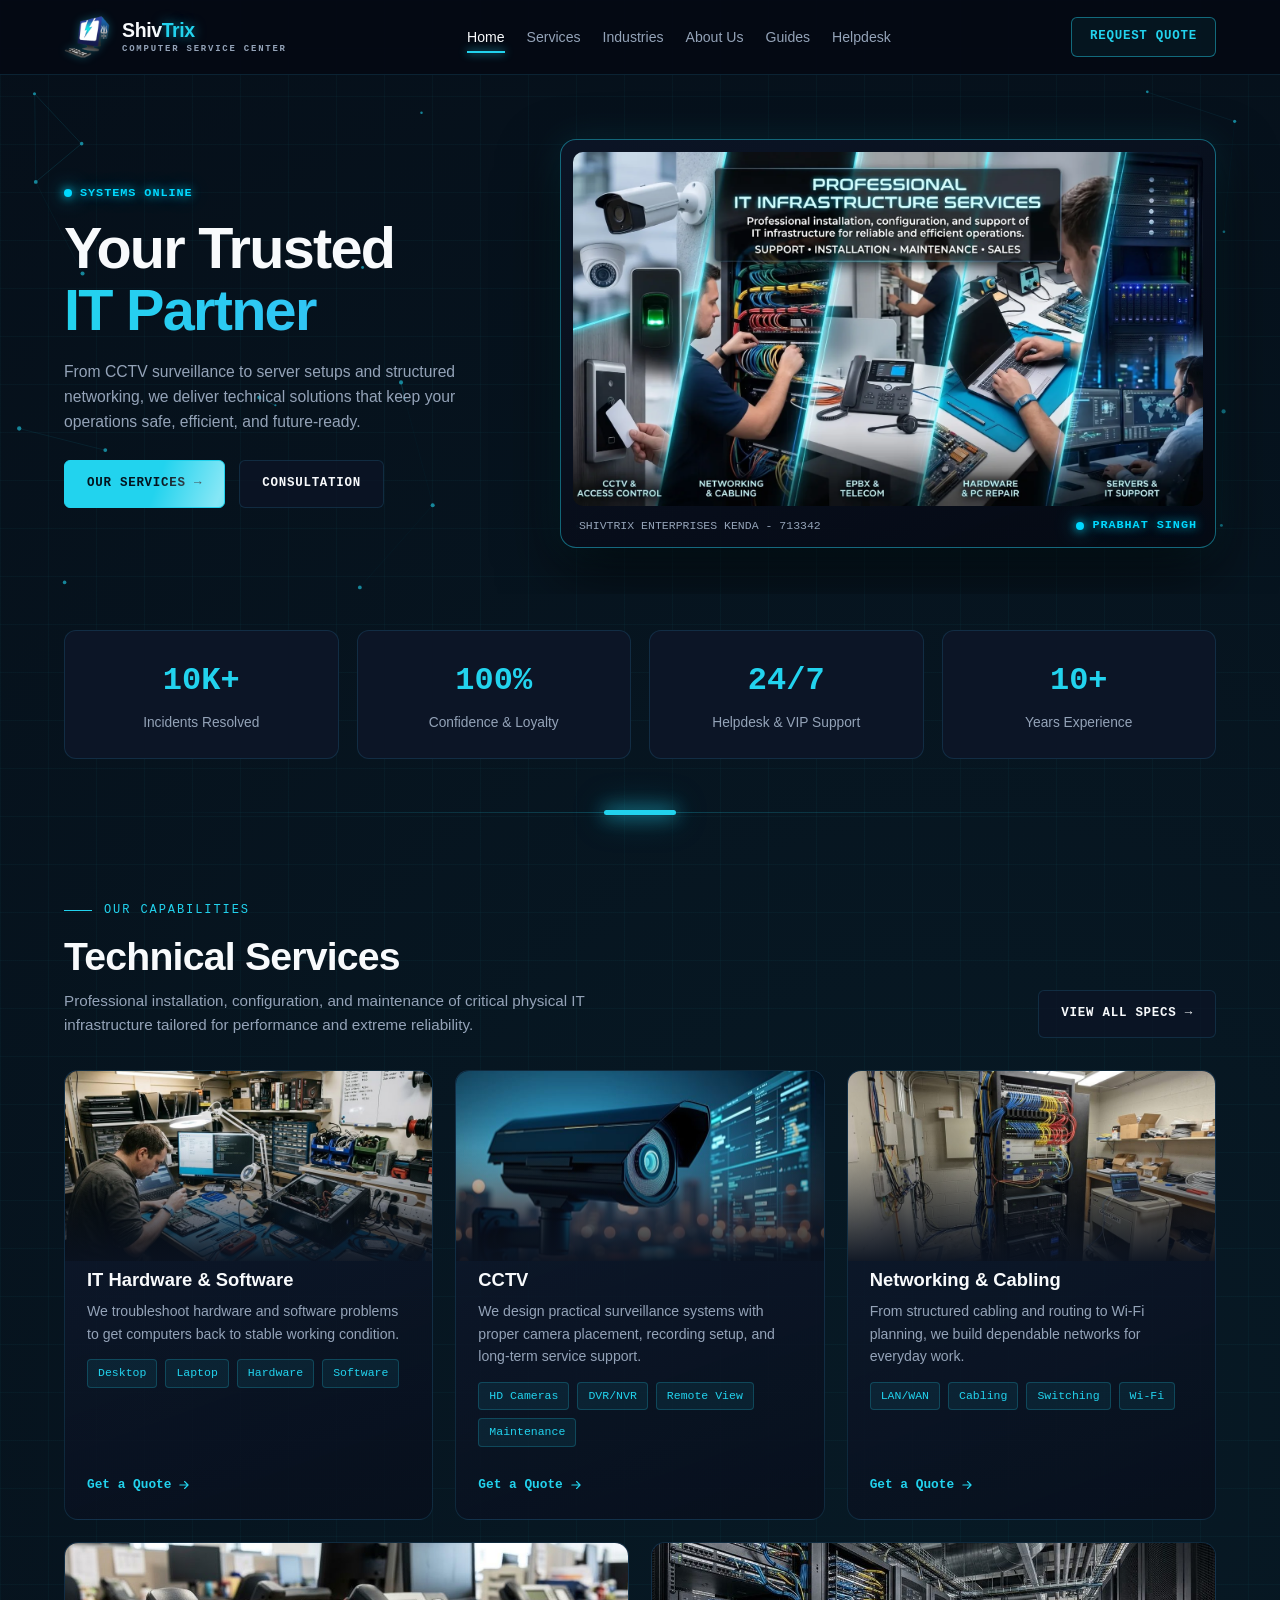
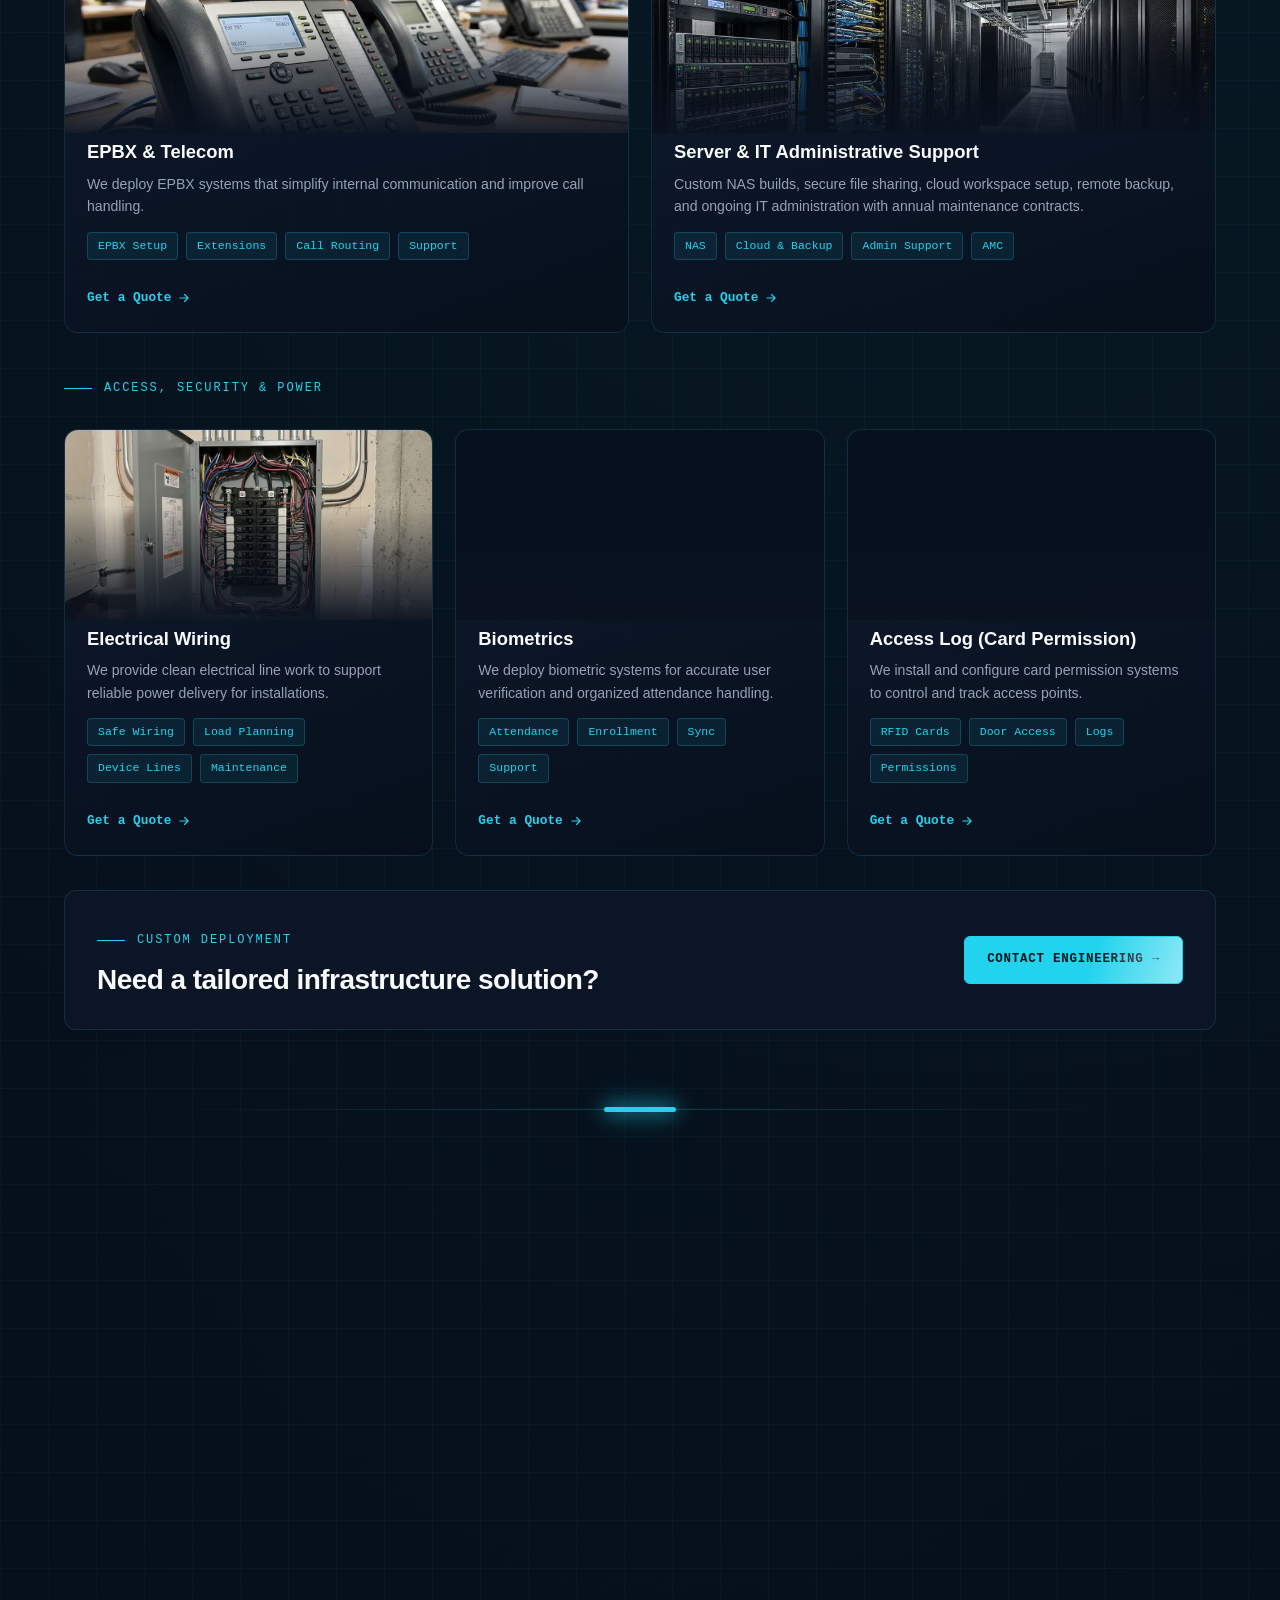
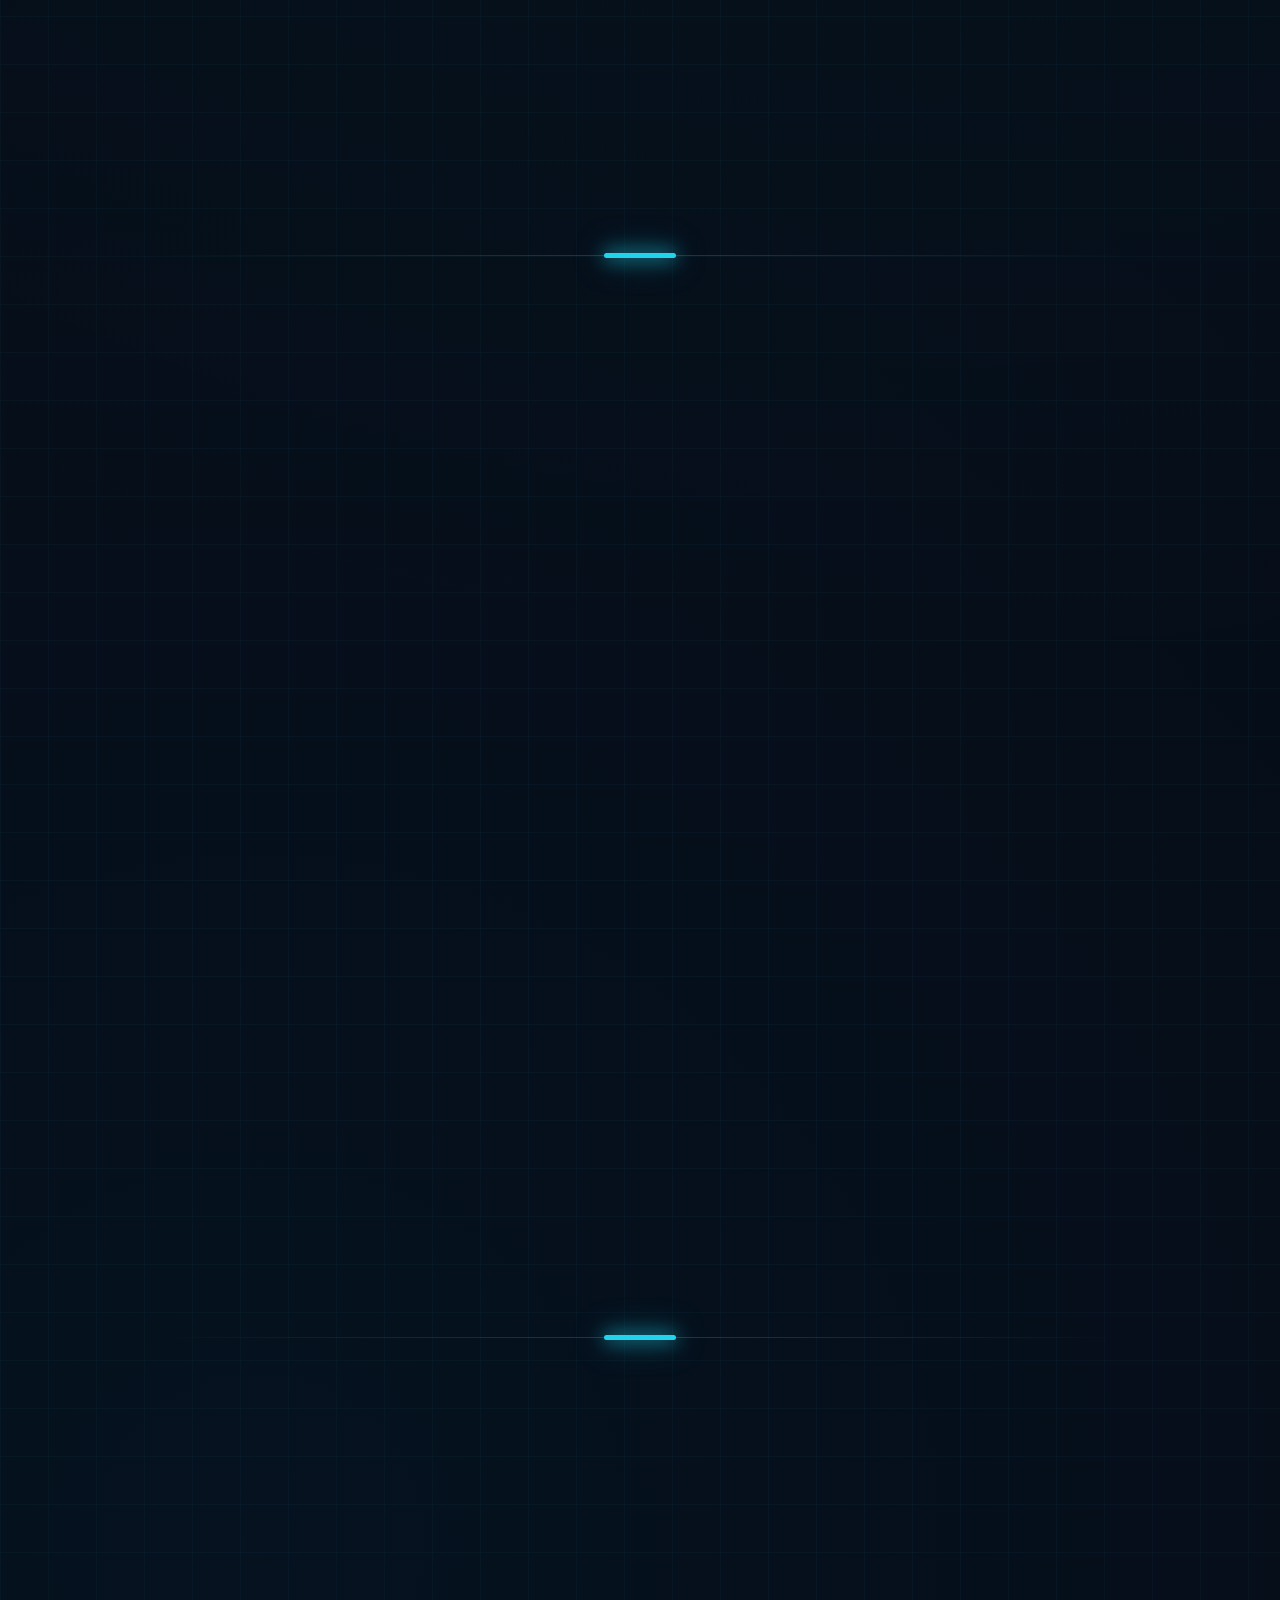
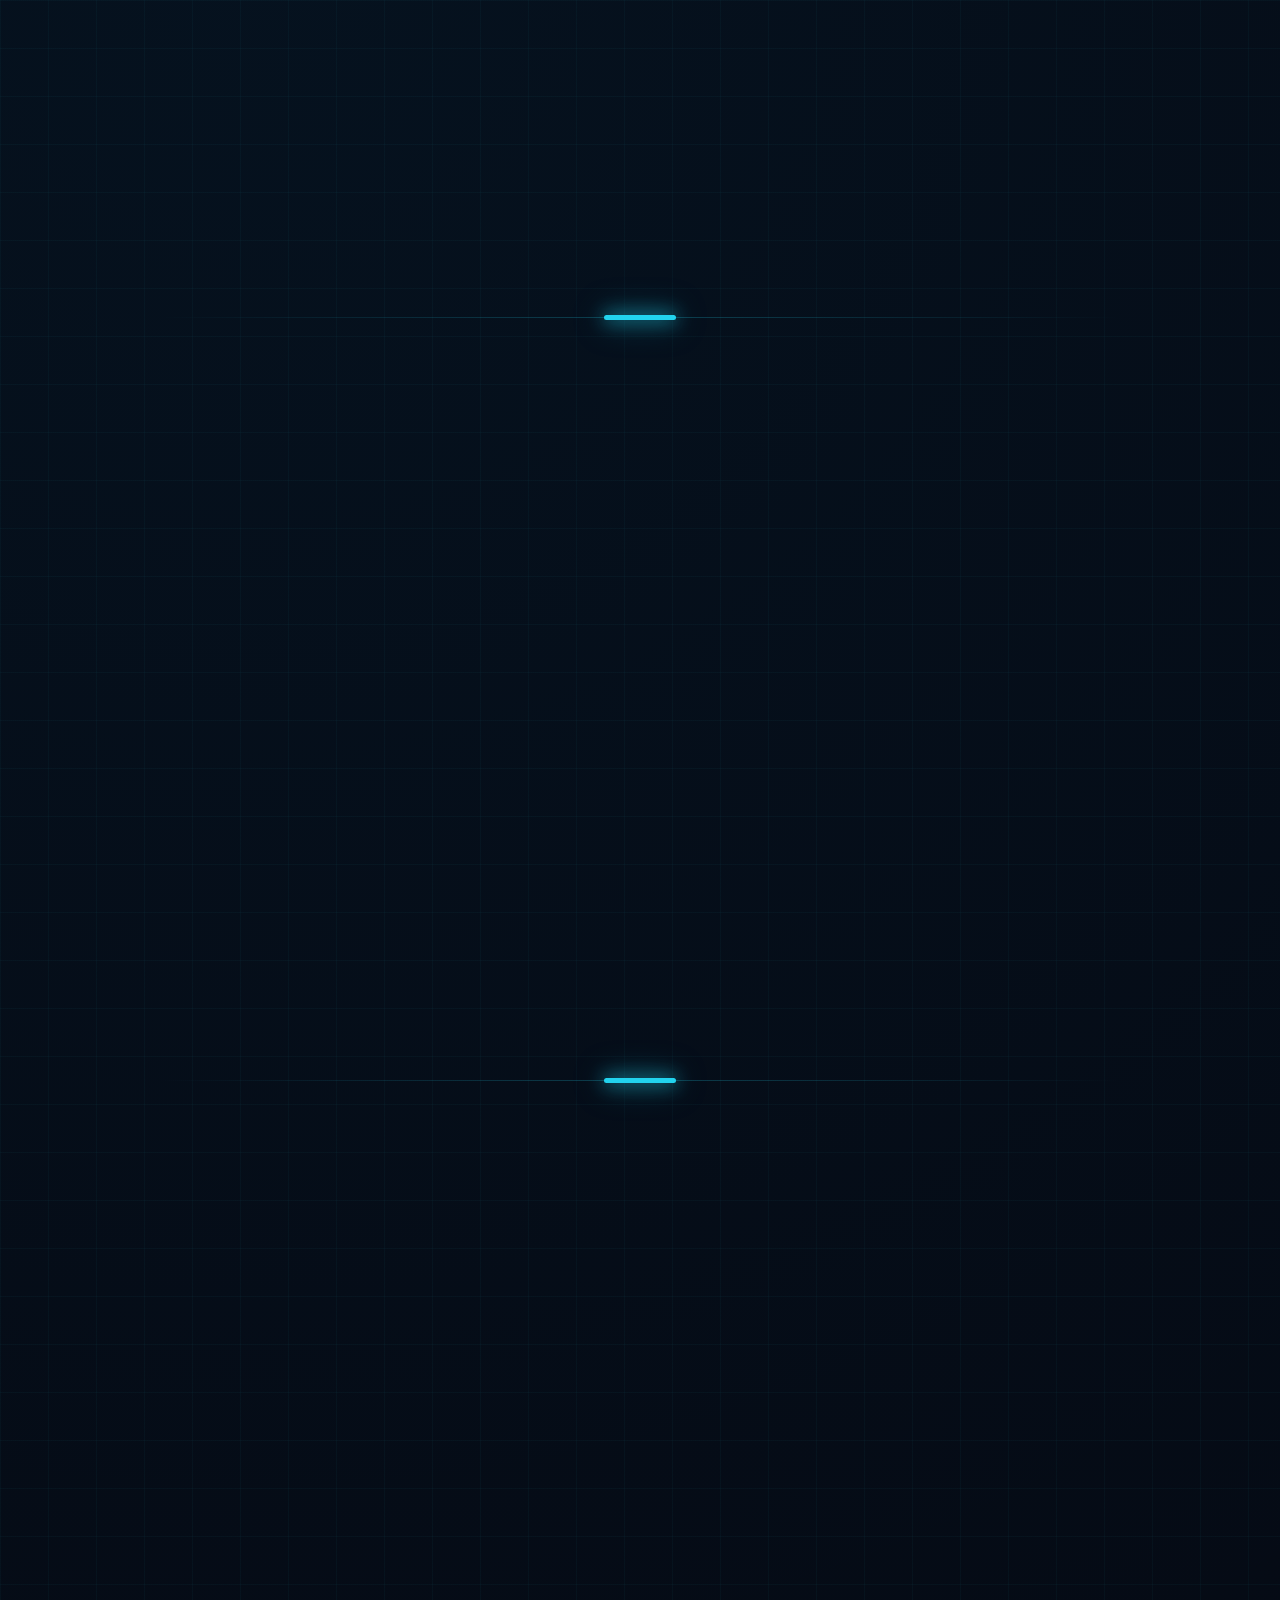
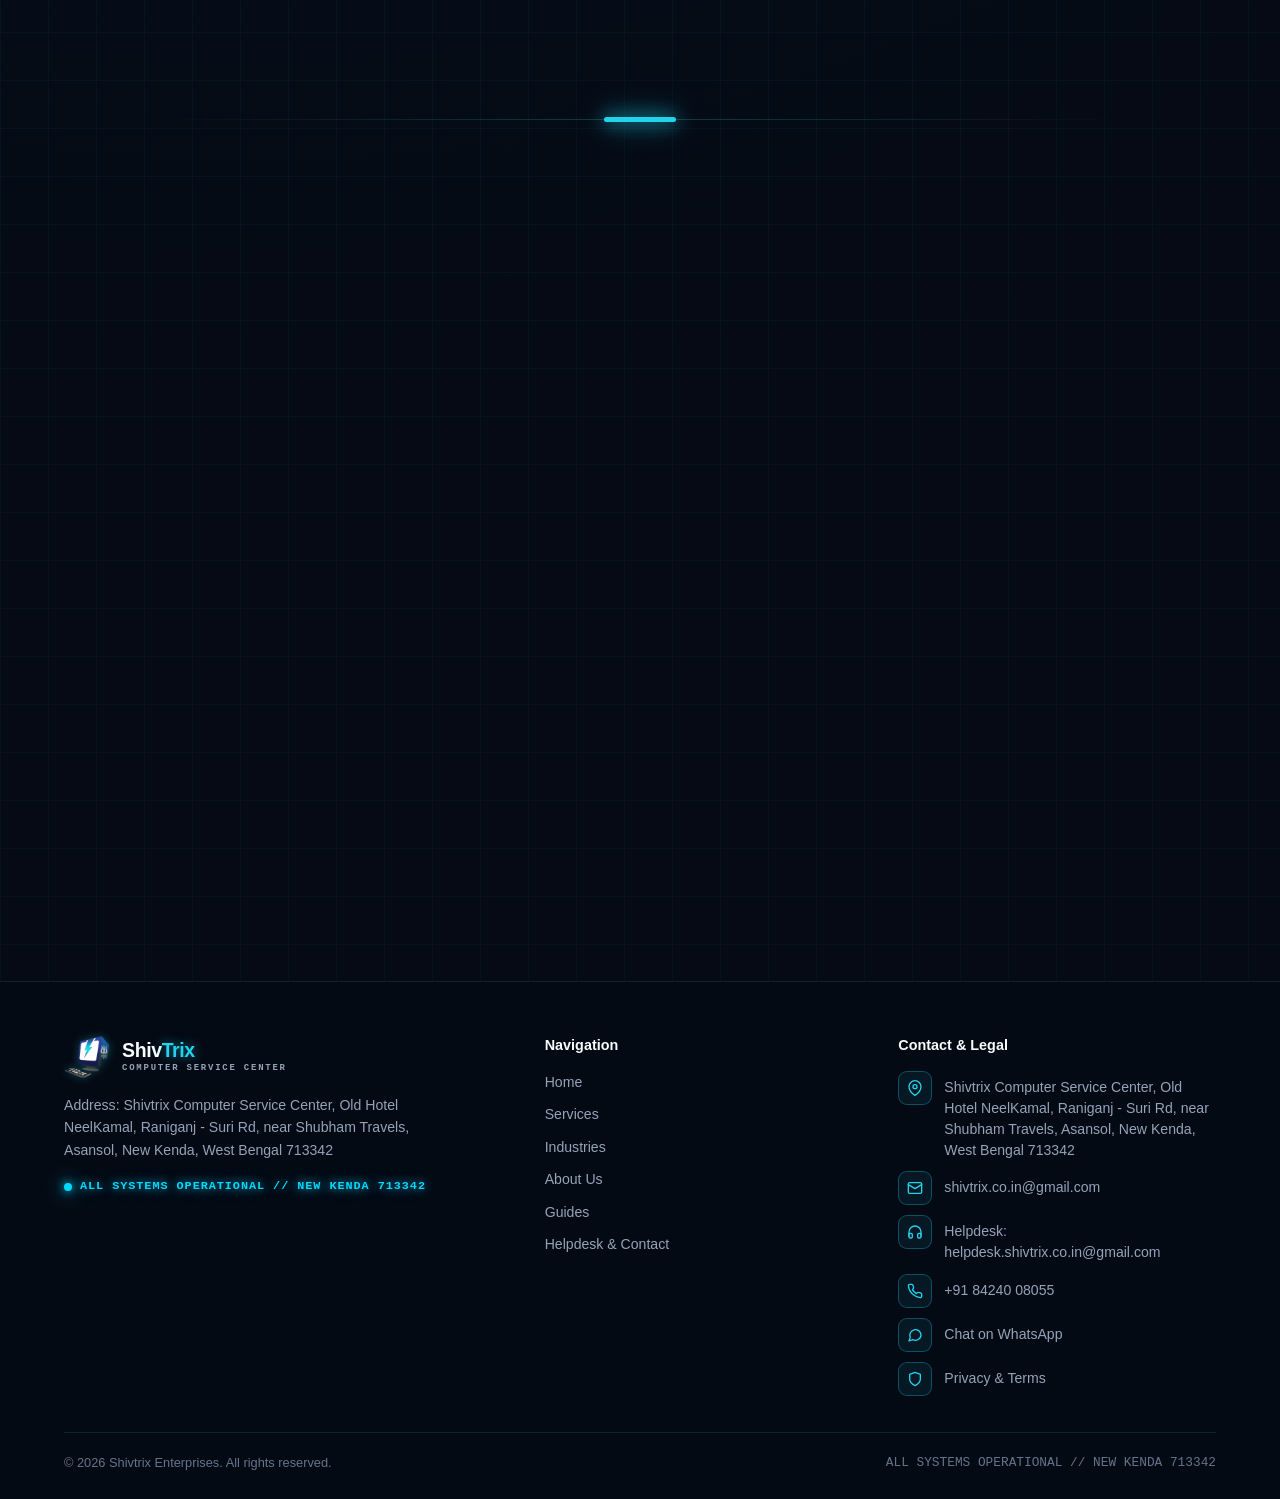
<file: index.html>
<!DOCTYPE html>
<html lang="en">
<head>
  <meta charset="UTF-8" />
  <meta name="viewport" content="width=device-width, initial-scale=1.0" />
  <title>Shivtrix Computer Service Center | IT Infrastructure, CCTV &amp; Support</title>
  <meta name="description" content="Address: Shivtrix Computer Service Center, Old Hotel NeelKamal, Raniganj - Suri Rd, near Shubham Travels, Asansol, New Kenda, West Bengal 713342" />
  <meta name="robots" content="index, follow" />
  <link rel="canonical" href="https://www.helpdesk-shivtrix-co-in.workers.dev/" />
  <meta property="og:image" content="https://www.helpdesk-shivtrix-co-in.workers.dev/hero-image-2.jpg" />
  <link rel="icon" href="favicon.ico" sizes="any" />
  <link rel="icon" type="image/png" sizes="32x32" href="favicon-32.png" />
  <link rel="apple-touch-icon" href="apple-touch-icon.png" />
  <meta name="theme-color" content="#050a14" />
  <link rel="preload" as="image" href="hero-image-2.webp" type="image/webp" />
  <link rel="stylesheet" href="style.css" />
  <script type="application/ld+json">
  {
    "@context": "https://schema.org",
    "@type": "ComputerStore",
    "name": "Shivtrix Computer Service Center",
    "alternateName": "Shivtrix Enterprises",
    "url": "https://www.helpdesk-shivtrix-co-in.workers.dev/",
    "telephone": "+91-84240-08055",
    "email": "shivtrix.co.in@gmail.com",
    "address": {
      "@type": "PostalAddress",
      "streetAddress": "Old Hotel NeelKamal, Raniganj - Suri Rd, near Shubham Travels, New Kenda",
      "addressLocality": "Asansol",
      "addressRegion": "West Bengal",
      "postalCode": "713342",
      "addressCountry": "IN"
    }
  }
  </script>
</head>
<body>
  <header class="navbar">
    <div class="container nav-wrap">
      <a class="logo" href="index.html" aria-label="Shivtrix Computer Service Center - Home">
        <span class="logo-mark"><img class="logo-still" src="logo.png" alt="Shivtrix logo" width="46" height="46" /><img class="logo-anim" src="logo-anim.webp" alt="" aria-hidden="true" width="46" height="46" loading="lazy" decoding="async" /></span><span class="logo-text"><strong>Shiv<em>Trix</em></strong><small>Computer Service Center</small></span>
      </a>
      <nav aria-label="Primary Navigation">
        <ul class="nav-menu" id="navMenu">
          <li><a href="index.html">Home</a></li>
          <li><a href="services.html">Services</a></li>
          <li><a href="industries.html">Industries</a></li>
          <li><a href="about.html">About Us</a></li>
          <li><a href="blog.html">Guides</a></li>
          <li><a href="helpdesk.html">Helpdesk</a></li>
        </ul>
      </nav>
      <div class="nav-actions">
        <a class="btn-quote" href="helpdesk.html"><span class="q-long">Request&nbsp;</span>Quote</a>
        <button class="mobile-btn" id="mobileBtn" type="button" aria-expanded="false" aria-controls="navMenu" aria-label="Open menu"><span class="bar"></span><span class="bar"></span><span class="bar"></span></button>
      </div>
    </div>
  </header>
  <main>
    <!-- HERO -->
    <section class="hero dash-hero">
      <canvas class="hero-net" aria-hidden="true"></canvas>
      <div class="container hero-grid hero-split">
        <div class="hero-copy">
          <div class="sys-status" style="margin-top:0; margin-bottom:14px;">SYSTEMS ONLINE</div>
          <h1 class="hero-title">Your Trusted <span class="cyan">IT Partner</span></h1>
          <p class="hero-sub">From CCTV surveillance to server setups and structured networking, we deliver technical solutions that keep your operations safe, efficient, and future-ready.</p>
          <div class="hero-btns">
            <a class="btn-cyan" href="#capabilities">Our Services &rarr;</a>
            <a class="btn-outline" href="#contact">Consultation</a>
          </div>
        </div>
        <figure class="hero-visual hero-wide">
          <picture>
            <source type="image/webp" srcset="hero-image-2.webp" />
            <img src="hero-image-2.jpg" width="1600" height="893" alt="Professional IT infrastructure services: CCTV and access control, networking and cabling, EPBX and telecom, hardware and PC repair, servers and IT support" fetchpriority="high" decoding="async" />
          </picture>
          <figcaption class="visual-caption"><span>SHIVTRIX ENTERPRISES KENDA - 713342</span><span class="sys-status" style="margin-top:0;">PRABHAT SINGH</span></figcaption>
        </figure>
      </div>
    </section>

    <section class="section" style="padding: 8px 0 0;">
      <div class="container">
        <div class="stats-grid-4">
          <div class="stat-card"><div class="stat-num">10K+</div><div class="stat-lbl">Incidents Resolved</div></div>
          <div class="stat-card"><div class="stat-num">100%</div><div class="stat-lbl">Confidence &amp; Loyalty</div></div>
          <div class="stat-card"><div class="stat-num">24/7</div><div class="stat-lbl">Helpdesk &amp; VIP Support</div></div>
          <div class="stat-card"><div class="stat-num">10+</div><div class="stat-lbl">Years Experience</div></div>
        </div>
      </div>
    </section>

    <div class="glow-divider"></div>

    <!-- CAPABILITIES -->
    <section class="section" id="capabilities">
      <div class="container">
        <div class="section-head">
          <div>
            <div class="eyebrow">OUR CAPABILITIES</div>
            <h2 class="section-heading">Technical Services</h2>
            <p class="section-sub">Professional installation, configuration, and maintenance of critical physical IT infrastructure tailored for performance and extreme reliability.</p>
          </div>
          <a class="btn-outline" href="services.html">View All Specs &rarr;</a>
        </div>
        <div class="cap-grid cap-grid-core">
        <article class="cap-card" id="card-it-hardware">
          <a class="cap-media" href="services.html#it-hardware" tabindex="-1" aria-hidden="true"><img src="images/pc-laptop.jpg" alt="Technician repairing a computer" loading="lazy" decoding="async" /></a>
          <div class="cap-body">
            <h3>IT Hardware &amp; Software</h3>
            <p>We troubleshoot hardware and software problems to get computers back to stable working condition.</p>
            <div class="pill-tags"><span class="pill-tag">Desktop</span><span class="pill-tag">Laptop</span><span class="pill-tag">Hardware</span><span class="pill-tag">Software</span></div>
            <a class="full-details-link" href="helpdesk.html?service=IT%20Hardware%20%26%20Software#formPanel">Get a Quote <svg class="mini" viewBox="0 0 24 24" fill="none" stroke="currentColor" stroke-width="2" stroke-linecap="round" stroke-linejoin="round" aria-hidden="true"><path d="M5 12h14M13 6l6 6-6 6"/></svg></a>
          </div>
        </article>
        <article class="cap-card" id="card-cctv">
          <a class="cap-media" href="services.html#cctv" tabindex="-1" aria-hidden="true"><img src="images/cctv.jpg" alt="CCTV camera with analytics dashboard" loading="lazy" decoding="async" /></a>
          <div class="cap-body">
            <h3>CCTV</h3>
            <p>We design practical surveillance systems with proper camera placement, recording setup, and long-term service support.</p>
            <div class="pill-tags"><span class="pill-tag">HD Cameras</span><span class="pill-tag">DVR/NVR</span><span class="pill-tag">Remote View</span><span class="pill-tag">Maintenance</span></div>
            <a class="full-details-link" href="helpdesk.html?service=CCTV#formPanel">Get a Quote <svg class="mini" viewBox="0 0 24 24" fill="none" stroke="currentColor" stroke-width="2" stroke-linecap="round" stroke-linejoin="round" aria-hidden="true"><path d="M5 12h14M13 6l6 6-6 6"/></svg></a>
          </div>
        </article>
        <article class="cap-card" id="card-networking">
          <a class="cap-media" href="services.html#networking" tabindex="-1" aria-hidden="true"><img src="images/networking.jpg" alt="Networking rack and structured cabling" loading="lazy" decoding="async" /></a>
          <div class="cap-body">
            <h3>Networking &amp; Cabling</h3>
            <p>From structured cabling and routing to Wi-Fi planning, we build dependable networks for everyday work.</p>
            <div class="pill-tags"><span class="pill-tag">LAN/WAN</span><span class="pill-tag">Cabling</span><span class="pill-tag">Switching</span><span class="pill-tag">Wi-Fi</span></div>
            <a class="full-details-link" href="helpdesk.html?service=Networking%20%26%20Cabling#formPanel">Get a Quote <svg class="mini" viewBox="0 0 24 24" fill="none" stroke="currentColor" stroke-width="2" stroke-linecap="round" stroke-linejoin="round" aria-hidden="true"><path d="M5 12h14M13 6l6 6-6 6"/></svg></a>
          </div>
        </article>
        <article class="cap-card" id="card-epbx">
          <a class="cap-media" href="services.html#epbx" tabindex="-1" aria-hidden="true"><img src="images/epbx.jpg" alt="EPBX telephone system" loading="lazy" decoding="async" /></a>
          <div class="cap-body">
            <h3>EPBX &amp; Telecom</h3>
            <p>We deploy EPBX systems that simplify internal communication and improve call handling.</p>
            <div class="pill-tags"><span class="pill-tag">EPBX Setup</span><span class="pill-tag">Extensions</span><span class="pill-tag">Call Routing</span><span class="pill-tag">Support</span></div>
            <a class="full-details-link" href="helpdesk.html?service=EPBX%20%26%20Telecom#formPanel">Get a Quote <svg class="mini" viewBox="0 0 24 24" fill="none" stroke="currentColor" stroke-width="2" stroke-linecap="round" stroke-linejoin="round" aria-hidden="true"><path d="M5 12h14M13 6l6 6-6 6"/></svg></a>
          </div>
        </article>
        <article class="cap-card" id="card-server-it-admin">
          <a class="cap-media" href="services.html#server-it-admin" tabindex="-1" aria-hidden="true"><img src="images/server-cloud.jpg" alt="Server, NAS and cloud setup" loading="lazy" decoding="async" /></a>
          <div class="cap-body">
            <h3>Server &amp; IT Administrative Support</h3>
            <p>Custom NAS builds, secure file sharing, cloud workspace setup, remote backup, and ongoing IT administration with annual maintenance contracts.</p>
            <div class="pill-tags"><span class="pill-tag">NAS</span><span class="pill-tag">Cloud &amp; Backup</span><span class="pill-tag">Admin Support</span><span class="pill-tag">AMC</span></div>
            <a class="full-details-link" href="helpdesk.html?service=Server%20%26%20IT%20Administrative%20Support#formPanel">Get a Quote <svg class="mini" viewBox="0 0 24 24" fill="none" stroke="currentColor" stroke-width="2" stroke-linecap="round" stroke-linejoin="round" aria-hidden="true"><path d="M5 12h14M13 6l6 6-6 6"/></svg></a>
          </div>
        </article>
        </div>
        <div class="cap-subhead"><span class="eyebrow">ACCESS, SECURITY &amp; POWER</span></div>
        <div class="cap-grid">
        <article class="cap-card" id="card-electrical">
          <a class="cap-media" href="services.html#electrical" tabindex="-1" aria-hidden="true"><img src="images/electrical.jpg" alt="Electrical wiring installation" loading="lazy" decoding="async" /></a>
          <div class="cap-body">
            <h3>Electrical Wiring</h3>
            <p>We provide clean electrical line work to support reliable power delivery for installations.</p>
            <div class="pill-tags"><span class="pill-tag">Safe Wiring</span><span class="pill-tag">Load Planning</span><span class="pill-tag">Device Lines</span><span class="pill-tag">Maintenance</span></div>
            <a class="full-details-link" href="helpdesk.html?service=Electrical%20Wiring#formPanel">Get a Quote <svg class="mini" viewBox="0 0 24 24" fill="none" stroke="currentColor" stroke-width="2" stroke-linecap="round" stroke-linejoin="round" aria-hidden="true"><path d="M5 12h14M13 6l6 6-6 6"/></svg></a>
          </div>
        </article>
        <article class="cap-card" id="card-biometrics">
          <a class="cap-media" href="services.html#biometrics" tabindex="-1" aria-hidden="true"><img src="images/biometrics.jpg" alt="Biometric fingerprint scanning" loading="lazy" decoding="async" /></a>
          <div class="cap-body">
            <h3>Biometrics</h3>
            <p>We deploy biometric systems for accurate user verification and organized attendance handling.</p>
            <div class="pill-tags"><span class="pill-tag">Attendance</span><span class="pill-tag">Enrollment</span><span class="pill-tag">Sync</span><span class="pill-tag">Support</span></div>
            <a class="full-details-link" href="helpdesk.html?service=Biometrics#formPanel">Get a Quote <svg class="mini" viewBox="0 0 24 24" fill="none" stroke="currentColor" stroke-width="2" stroke-linecap="round" stroke-linejoin="round" aria-hidden="true"><path d="M5 12h14M13 6l6 6-6 6"/></svg></a>
          </div>
        </article>
        <article class="cap-card" id="card-access-control">
          <a class="cap-media" href="services.html#access-control" tabindex="-1" aria-hidden="true"><img src="images/access-log.jpg" alt="RFID keycard access control" loading="lazy" decoding="async" /></a>
          <div class="cap-body">
            <h3>Access Log (Card Permission)</h3>
            <p>We install and configure card permission systems to control and track access points.</p>
            <div class="pill-tags"><span class="pill-tag">RFID Cards</span><span class="pill-tag">Door Access</span><span class="pill-tag">Logs</span><span class="pill-tag">Permissions</span></div>
            <a class="full-details-link" href="helpdesk.html?service=Access%20Log%20%28Card%20Permission%29#formPanel">Get a Quote <svg class="mini" viewBox="0 0 24 24" fill="none" stroke="currentColor" stroke-width="2" stroke-linecap="round" stroke-linejoin="round" aria-hidden="true"><path d="M5 12h14M13 6l6 6-6 6"/></svg></a>
          </div>
        </article>
        </div>
<div class="custom-sector-card" style="margin-top:34px;">
          <div>
            <div class="eyebrow">CUSTOM DEPLOYMENT</div>
            <h2 class="section-heading" style="font-size:1.75rem;">Need a tailored infrastructure solution?</h2>
          </div>
          <a class="btn-cyan" href="helpdesk.html">Contact Engineering &rarr;</a>
        </div>
      </div>
    </section>

    <div class="glow-divider"></div>

    <!-- PRICING -->
    <section class="section" id="pricing">
      <div class="container">
        <div class="section-head">
          <div>
            <div class="eyebrow">TRANSPARENT PRICING</div>
            <h2 class="section-heading">Our Starting Prices</h2>
            <p class="section-sub">Affordable IT &amp; Security solutions with premium quality. We help businesses grow with high-converting websites, CCTV security, and complete IT infrastructure solutions.</p>
          </div>
        </div>
        <ul class="trust-chips">
          <li class="tc-green">&#10003; Free Consultation</li>
          <li class="tc-blue">&#10003; Fast Delivery</li>
          <li class="tc-purple">&#10003; Trusted Experts</li>
        </ul>
        <div class="price-grid">
          <article class="price-card pc-blue">
            <span class="price-badge">Most Popular</span>
            <h3>CCTV Installation</h3>
            <small>Starting from</small>
            <div class="price-amt">&#8377;2,999<span>/-</span></div>
            <p>Basic setup + professional installation</p>
            <a class="full-details-link" href="helpdesk.html?service=CCTV#formPanel">Get a Quote <svg class="mini" viewBox="0 0 24 24" fill="none" stroke="currentColor" stroke-width="2" stroke-linecap="round" stroke-linejoin="round" aria-hidden="true"><path d="M5 12h14M13 6l6 6-6 6"/></svg></a>
          </article>
          <article class="price-card pc-green">
            
            <h3>Website Development</h3>
            <small>Starting from</small>
            <div class="price-amt">&#8377;4,999<span>/-</span></div>
            <p>Modern business website design</p>
            <a class="full-details-link" href="helpdesk.html?service=Website%20Development#formPanel">Get a Quote <svg class="mini" viewBox="0 0 24 24" fill="none" stroke="currentColor" stroke-width="2" stroke-linecap="round" stroke-linejoin="round" aria-hidden="true"><path d="M5 12h14M13 6l6 6-6 6"/></svg></a>
          </article>
          <article class="price-card pc-purple">
            
            <h3>Networking Solutions</h3>
            <small>Starting from</small>
            <div class="price-amt">&#8377;1,999<span>/-</span></div>
            <p>LAN setup + configuration support</p>
            <a class="full-details-link" href="helpdesk.html?service=Networking%20%26%20Cabling#formPanel">Get a Quote <svg class="mini" viewBox="0 0 24 24" fill="none" stroke="currentColor" stroke-width="2" stroke-linecap="round" stroke-linejoin="round" aria-hidden="true"><path d="M5 12h14M13 6l6 6-6 6"/></svg></a>
          </article>
          <article class="price-card pc-yellow">
            
            <h3>IT Support Services</h3>
            <small>Starting from</small>
            <div class="price-amt">&#8377;999<span>/-</span></div>
            <p>Fast troubleshooting & system maintenance</p>
            <a class="full-details-link" href="helpdesk.html?service=IT%20Hardware%20%26%20Software#formPanel">Get a Quote <svg class="mini" viewBox="0 0 24 24" fill="none" stroke="currentColor" stroke-width="2" stroke-linecap="round" stroke-linejoin="round" aria-hidden="true"><path d="M5 12h14M13 6l6 6-6 6"/></svg></a>
          </article>
        </div>
        <p class="price-note">Prices shown are starting prices. The final quote depends on your site, equipment and requirements.</p>
      </div>
    </section>

    <div class="glow-divider"></div>

    <!-- WHY US -->
    <section class="section why-section">
      <div class="container why-grid2">
        <div class="why-left2">
          <div class="radar" aria-hidden="true">
            <span class="ring r1"></span><span class="ring r2"></span><span class="ring r3"></span>
            <span class="sweep"></span>
            <div class="radar-core">WHY<br />US?</div>
          </div>
        </div>
        <div>
          <div class="eyebrow">OUR ADVANTAGE</div>
          <h2 class="section-heading" style="margin-bottom:30px;">Why Choose Shivtrix</h2>
          <div class="why-steps">
          <div class="why-row">
            <div class="why-num">01</div>
            <div class="why-body">
              <div class="why-head"><span class="why-ic"><svg class="" viewBox="0 0 24 24" fill="none" stroke="currentColor" stroke-width="2" stroke-linecap="round" stroke-linejoin="round" aria-hidden="true"><path d="M21 10c0 7-9 13-9 13s-9-6-9-13a9 9 0 0 1 18 0z"/><circle cx="12" cy="10" r="3"/></svg></span><h3>Local Expertise</h3></div>
              <p>Deep understanding of Asansol’s and West Bengal’s business environment and infrastructure challenges. We know the terrain, the climate considerations, and the unique needs of organizations in the region.</p>
            </div>
          </div>
          <div class="why-row">
            <div class="why-num">02</div>
            <div class="why-body">
              <div class="why-head"><span class="why-ic"><svg class="" viewBox="0 0 24 24" fill="none" stroke="currentColor" stroke-width="2" stroke-linecap="round" stroke-linejoin="round" aria-hidden="true"><polygon points="12 2 2 7 12 12 22 7 12 2"/><polyline points="2 17 12 22 22 17"/><polyline points="2 12 12 17 22 12"/></svg></span><h3>End-to-End Solutions</h3></div>
              <p>From the first consultation through installation to long-term maintenance — we manage the entire lifecycle of your IT infrastructure, so you have a single point of accountability.</p>
            </div>
          </div>
          <div class="why-row">
            <div class="why-num">03</div>
            <div class="why-body">
              <div class="why-head"><span class="why-ic"><svg class="" viewBox="0 0 24 24" fill="none" stroke="currentColor" stroke-width="2" stroke-linecap="round" stroke-linejoin="round" aria-hidden="true"><path d="M17 21v-2a4 4 0 0 0-4-4H5a4 4 0 0 0-4 4v2"/><circle cx="9" cy="7" r="4"/><path d="M23 21v-2a4 4 0 0 0-3-3.9M16 3.1a4 4 0 0 1 0 7.8"/></svg></span><h3>Trusted Professionals</h3></div>
              <p>Our team combines hands-on field experience with formal technical certifications. Every technician is trained, tested, and committed to delivering work that meets industry standards.</p>
            </div>
          </div>
          <div class="why-row">
            <div class="why-num">04</div>
            <div class="why-body">
              <div class="why-head"><span class="why-ic"><svg class="" viewBox="0 0 24 24" fill="none" stroke="currentColor" stroke-width="2" stroke-linecap="round" stroke-linejoin="round" aria-hidden="true"><circle cx="12" cy="12" r="10"/><circle cx="12" cy="12" r="4"/><path d="M4.9 4.9l4.3 4.3M14.8 14.8l4.3 4.3M14.8 9.2l4.3-4.3M4.9 19.1l4.3-4.3"/></svg></span><h3>Reliable Support</h3></div>
              <p>With SLA-backed maintenance contracts and priority response windows, we keep your infrastructure running around the clock. Downtime is not an option — and we plan accordingly.</p>
            </div>
          </div>
          <div class="why-row">
            <div class="why-num">05</div>
            <div class="why-body">
              <div class="why-head"><span class="why-ic"><svg class="" viewBox="0 0 24 24" fill="none" stroke="currentColor" stroke-width="2" stroke-linecap="round" stroke-linejoin="round" aria-hidden="true"><path d="M12 22s8-4 8-10V5l-8-3-8 3v7c0 6 8 10 8 10z"/><polyline points="9 12 11 14 15 10"/></svg></span><h3>Quality Commitment</h3></div>
              <p>We use only enterprise-grade hardware from reputed brands, follow structured deployment processes, and test every installation rigorously before handover.</p>
            </div>
          </div>
          </div>
        </div>
      </div>
    </section>

    <div class="glow-divider"></div>

    <!-- PROCESS -->
    <section class="section">
      <div class="container">
        <div style="text-align:center; max-width:680px; margin:0 auto 46px;">
          <div class="eyebrow" style="justify-content:center;">WORKFLOW</div>
          <h2 class="section-heading">Our Deployment Process</h2>
          <p class="section-sub" style="margin:10px auto 0;">A proven four-phase methodology that ensures every project is delivered on time, within budget, and to the highest standards.</p>
        </div>
        <div class="timeline" data-timeline>
  <div class="tl-line"><span></span></div>
  <span class="tl-check" style="left:25%"><svg class="" viewBox="0 0 24 24" fill="none" stroke="currentColor" stroke-width="2" stroke-linecap="round" stroke-linejoin="round" aria-hidden="true"><polyline points="20 6 9 17 4 12"/></svg></span>
  <span class="tl-check" style="left:50%"><svg class="" viewBox="0 0 24 24" fill="none" stroke="currentColor" stroke-width="2" stroke-linecap="round" stroke-linejoin="round" aria-hidden="true"><polyline points="20 6 9 17 4 12"/></svg></span>
  <span class="tl-check" style="left:75%"><svg class="" viewBox="0 0 24 24" fill="none" stroke="currentColor" stroke-width="2" stroke-linecap="round" stroke-linejoin="round" aria-hidden="true"><polyline points="20 6 9 17 4 12"/></svg></span>
  <div class="tl-step"><div class="tl-node"><svg class="" viewBox="0 0 24 24" fill="none" stroke="currentColor" stroke-width="2" stroke-linecap="round" stroke-linejoin="round" aria-hidden="true"><path d="M21 11.5a8.4 8.4 0 0 1-12.4 7.4L3 21l1.9-5.4A8.4 8.4 0 1 1 21 11.5z"/></svg><span class="tl-num">01</span></div><h3>Consultation</h3><p>We begin by understanding your requirements, site conditions, and business objectives through detailed discussions and site surveys.</p></div>
  <div class="tl-step"><div class="tl-node"><svg class="" viewBox="0 0 24 24" fill="none" stroke="currentColor" stroke-width="2" stroke-linecap="round" stroke-linejoin="round" aria-hidden="true"><path d="M12 20h9"/><path d="M16.5 3.5a2.1 2.1 0 0 1 3 3L7 19l-4 1 1-4z"/></svg><span class="tl-num">02</span></div><h3>Design</h3><p>Our engineers propose a tailored solution with detailed specifications, network diagrams, equipment lists, and project timelines.</p></div>
  <div class="tl-step"><div class="tl-node"><svg class="" viewBox="0 0 24 24" fill="none" stroke="currentColor" stroke-width="2" stroke-linecap="round" stroke-linejoin="round" aria-hidden="true"><path d="M4.5 16.5c-1.5 1.3-2 5-2 5s3.7-.5 5-2c.7-.8.7-2.1-.1-2.9a2.2 2.2 0 0 0-2.9-.1z"/><path d="M12 15l-3-3a22 22 0 0 1 2-3.9A12.9 12.9 0 0 1 22 2c0 2.7-.8 7.5-6 11a22 22 0 0 1-4 2z"/><path d="M9 12H4s.6-3 2-4c1.6-1.1 5 0 5 0M12 15v5s3-.6 4-2c1.1-1.6 0-5 0-5"/></svg><span class="tl-num">03</span></div><h3>Deploy</h3><p>Professional installation, configuration, and testing. Every cable, device, and system is set up to industry standards with zero shortcuts.</p></div>
  <div class="tl-step"><div class="tl-node"><svg class="" viewBox="0 0 24 24" fill="none" stroke="currentColor" stroke-width="2" stroke-linecap="round" stroke-linejoin="round" aria-hidden="true"><path d="M3 18v-6a9 9 0 0 1 18 0v6"/><path d="M21 19a2 2 0 0 1-2 2h-1a2 2 0 0 1-2-2v-3a2 2 0 0 1 2-2h3zM3 19a2 2 0 0 0 2 2h1a2 2 0 0 0 2-2v-3a2 2 0 0 0-2-2H3z"/></svg><span class="tl-num">04</span></div><h3>Support</h3><p>Post-deployment monitoring, training for your team, and ongoing maintenance to ensure long-term performance and reliability.</p></div>
</div>
      </div>
    </section>

    <div class="glow-divider"></div>

    <!-- INDUSTRIES -->
    <section class="section">
      <div class="container">
        <div class="section-head">
          <div>
            <div class="eyebrow">DOMAINS</div>
            <h2 class="section-heading">Industries We Serve</h2>
            <p class="section-sub">At Shivtrix, we provide tailored IT infrastructure solutions across diverse sectors in Asansol and West Bengal.</p>
          </div>
          <a class="btn-outline" href="industries.html">All Sectors &rarr;</a>
        </div>
        <div class="ind-grid">
        <a class="ind-item" href="industries.html"><span class="ind-num">01</span><span class="ind-text"><strong>Socities and Localities</strong><small>Community-focused security, connectivity, and infrastructure support.</small></span><svg class="ind-arrow" viewBox="0 0 24 24" fill="none" stroke="currentColor" stroke-width="2" stroke-linecap="round" stroke-linejoin="round" aria-hidden="true"><path d="M5 12h14M13 6l6 6-6 6"/></svg></a>
        <a class="ind-item" href="industries.html"><span class="ind-num">02</span><span class="ind-text"><strong>Church and Divine places</strong><small>Trusted infrastructure and safety systems for worship and spiritual spaces.</small></span><svg class="ind-arrow" viewBox="0 0 24 24" fill="none" stroke="currentColor" stroke-width="2" stroke-linecap="round" stroke-linejoin="round" aria-hidden="true"><path d="M5 12h14M13 6l6 6-6 6"/></svg></a>
        <a class="ind-item" href="industries.html"><span class="ind-num">03</span><span class="ind-text"><strong>Corporate Offices</strong><small>Secure networks and surveillance for smooth operations.</small></span><svg class="ind-arrow" viewBox="0 0 24 24" fill="none" stroke="currentColor" stroke-width="2" stroke-linecap="round" stroke-linejoin="round" aria-hidden="true"><path d="M5 12h14M13 6l6 6-6 6"/></svg></a>
        <a class="ind-item" href="industries.html"><span class="ind-num">04</span><span class="ind-text"><strong>Educational Institutions</strong><small>Reliable server setups and structured cabling for digital learning.</small></span><svg class="ind-arrow" viewBox="0 0 24 24" fill="none" stroke="currentColor" stroke-width="2" stroke-linecap="round" stroke-linejoin="round" aria-hidden="true"><path d="M5 12h14M13 6l6 6-6 6"/></svg></a>
        <a class="ind-item" href="industries.html"><span class="ind-num">05</span><span class="ind-text"><strong>Retail &amp; Hospitality</strong><small>CCTV and security systems to protect assets and ensure customer safety.</small></span><svg class="ind-arrow" viewBox="0 0 24 24" fill="none" stroke="currentColor" stroke-width="2" stroke-linecap="round" stroke-linejoin="round" aria-hidden="true"><path d="M5 12h14M13 6l6 6-6 6"/></svg></a>
        <a class="ind-item" href="industries.html"><span class="ind-num">06</span><span class="ind-text"><strong>Government &amp; Public Sector</strong><small>Robust IT infrastructure for mission-critical environments.</small></span><svg class="ind-arrow" viewBox="0 0 24 24" fill="none" stroke="currentColor" stroke-width="2" stroke-linecap="round" stroke-linejoin="round" aria-hidden="true"><path d="M5 12h14M13 6l6 6-6 6"/></svg></a>
        <a class="ind-item" href="industries.html"><span class="ind-num">07</span><span class="ind-text"><strong>Residential Complexes</strong><small>Smart surveillance and networking solutions for modern living.</small></span><svg class="ind-arrow" viewBox="0 0 24 24" fill="none" stroke="currentColor" stroke-width="2" stroke-linecap="round" stroke-linejoin="round" aria-hidden="true"><path d="M5 12h14M13 6l6 6-6 6"/></svg></a>
        </div>
      </div>
    </section>

    <div class="glow-divider"></div>

    <!-- TESTIMONIALS -->
    <section class="section">
      <div class="container">
        <div class="eyebrow">SYS.LOGS // FEEDBACK</div>
        <h2 class="section-heading" style="margin-bottom:28px;">Client Testimonials</h2>
        <div class="testi-grid">
        <figure class="term-win">
          <div class="term-bar"><i></i><i></i><i></i><span>root@client-01:~</span></div>
          <blockquote class="term-body"><span class="prompt">&gt;</span>&ldquo;I was skeptical about the quality of surveillance solutions, but Shivtrix exceeded my expectations. Their CCTV installation has significantly improved the security of our premises, and their IT infrastructure setup has enhanced our operational efficiency. The team is professional, responsive, and truly understands the needs of corporate clients. I highly recommend their services for anyone looking for reliable and effective technical solutions.&rdquo;</blockquote>
          <figcaption><strong>R. Dutta</strong><span>Corporate Client</span></figcaption>
        </figure>
        <figure class="term-win">
          <div class="term-bar"><i></i><i></i><i></i><span>root@client-02:~</span></div>
          <blockquote class="term-body"><span class="prompt">&gt;</span>&ldquo;I am highly impressed with the technical expertise at Shivtrix. Their team recently handled our CCTV installation and IT infrastructure setup, and the results are outstanding. They provide enterprise-grade surveillance with crystal-clear quality and seamless remote access. If you are looking for professional installation and long-term maintenance of mission-critical systems, I highly recommend their Technical Services &amp; Solutions.&rdquo;</blockquote>
          <figcaption><strong>Md Ashraf</strong><span>Hotel Property</span></figcaption>
        </figure>
        <figure class="term-win">
          <div class="term-bar"><i></i><i></i><i></i><span>root@client-03:~</span></div>
          <blockquote class="term-body"><span class="prompt">&gt;</span>&ldquo;My business was facing challenges with outdated surveillance and IT systems, which were affecting our operations. Shivtrix came to the rescue with their comprehensive technical services. They installed a state-of-the-art CCTV system that has significantly improved our security, and their IT infrastructure solutions have streamlined our processes. I am extremely satisfied with their services and would recommend them to any business looking to upgrade their technical capabilities.&rdquo;</blockquote>
          <figcaption><strong>A. Singh</strong><span>Retail Owner</span></figcaption>
        </figure>
        </div>
      </div>
    </section>

    <div class="glow-divider"></div>

    <!-- CONTACT -->
    <section class="section" id="contact">
      <div class="container">
        <div class="eyebrow">INITIALIZE CONNECTION</div>
        <h2 class="section-heading">Contact Us</h2>
        <p class="section-sub" style="margin-bottom:28px;">We&rsquo;re here to help you build secure and reliable IT systems. Reach out for a consultation, quote, or support.</p>
        <div class="contact-grid">
          <div class="info-stack">
            <div class="info-card"><div class="icon-box" style="margin:0;"><svg class="" viewBox="0 0 24 24" fill="none" stroke="currentColor" stroke-width="2" stroke-linecap="round" stroke-linejoin="round" aria-hidden="true"><path d="M21 10c0 7-9 13-9 13s-9-6-9-13a9 9 0 0 1 18 0z"/><circle cx="12" cy="10" r="3"/></svg></div><div><small>OFFICE ADDRESS</small><strong>Shivtrix Computer Service Center</strong><span>Old Hotel NeelKamal, Raniganj - Suri Rd, near Shubham Travels, Asansol, New Kenda, West Bengal 713342</span></div></div>
            <div class="info-card"><div class="icon-box" style="margin:0;"><svg class="" viewBox="0 0 24 24" fill="none" stroke="currentColor" stroke-width="2" stroke-linecap="round" stroke-linejoin="round" aria-hidden="true"><path d="M22 16.9v3a2 2 0 0 1-2.2 2 19.8 19.8 0 0 1-8.6-3.1 19.5 19.5 0 0 1-6-6A19.8 19.8 0 0 1 2.1 4.2 2 2 0 0 1 4.1 2h3a2 2 0 0 1 2 1.7c.1 1 .4 1.9.7 2.8a2 2 0 0 1-.5 2.1L8.1 9.9a16 16 0 0 0 6 6l1.3-1.3a2 2 0 0 1 2.1-.4c.9.3 1.8.6 2.8.7a2 2 0 0 1 1.7 2z"/></svg></div><div><small>PHONE &amp; WHATSAPP</small><strong><a href="tel:+918424008055">+91 84240 08055</a></strong><span>Direct Call &amp; WhatsApp</span></div></div>
            <div class="info-card"><div class="icon-box" style="margin:0;"><svg class="" viewBox="0 0 24 24" fill="none" stroke="currentColor" stroke-width="2" stroke-linecap="round" stroke-linejoin="round" aria-hidden="true"><rect x="2" y="4" width="20" height="16" rx="2"/><path d="m22 7-10 6L2 7"/></svg></div><div><small>EMAIL</small><strong><a href="mailto:shivtrix.co.in@gmail.com">shivtrix.co.in@gmail.com</a></strong><span>We respond within 24 hours</span></div></div>
            <a class="map-badge" href="https://www.google.com/maps/search/?api=1&amp;query=Shivtrix+Computer+Service+Center+New+Kenda+Asansol" target="_blank" rel="noopener"><svg class="" viewBox="0 0 24 24" fill="none" stroke="currentColor" stroke-width="2" stroke-linecap="round" stroke-linejoin="round" aria-hidden="true"><path d="M21 10c0 7-9 13-9 13s-9-6-9-13a9 9 0 0 1 18 0z"/><circle cx="12" cy="10" r="3"/></svg> New Kenda, Asansol &mdash; Open in Maps <svg class="mini" viewBox="0 0 24 24" fill="none" stroke="currentColor" stroke-width="2" stroke-linecap="round" stroke-linejoin="round" aria-hidden="true"><path d="M5 12h14M13 6l6 6-6 6"/></svg></a>
          </div>
          <div class="form-panel" id="formPanel">
            <h2 style="font-size:1.3rem; margin-bottom:16px;">Send a Message</h2>
            <form id="ticketForm">
              <div class="form-row">
                <div class="field" style="margin-bottom:0;"><label for="fName">Name *</label><input type="text" id="fName" required placeholder="Your name" autocomplete="name" /></div>
                <div class="field" style="margin-bottom:0;"><label for="fEmail">Email</label><input type="email" id="fEmail" placeholder="you@example.com" autocomplete="email" /></div>
              </div>
              <div class="field"><label for="fService">Subject</label><select id="fService"><option value="IT Hardware &amp; Software">IT Hardware &amp; Software</option><option value="CCTV">CCTV</option><option value="Networking &amp; Cabling">Networking &amp; Cabling</option><option value="EPBX &amp; Telecom">EPBX &amp; Telecom</option><option value="Server &amp; IT Administrative Support">Server &amp; IT Administrative Support</option><option value="Electrical Wiring">Electrical Wiring</option><option value="Biometrics">Biometrics</option><option value="Access Log (Card Permission)">Access Log (Card Permission)</option><option value="Website Development">Website Development</option><option value="General Enquiry">General Enquiry</option></select></div>
              <div class="field"><label for="fMsg">Message *</label><textarea id="fMsg" rows="3" required placeholder="Write your message here..."></textarea></div>
              <div class="action-row">
                <button type="button" id="sendWhatsAppBtn" class="btn-cyan">SEND TO WHATSAPP &rarr;</button>
                <button type="button" id="sendEmailBtn" class="btn-outline">OPEN IN EMAIL APP &rarr;</button>
              </div>
              <button type="submit" class="btn-outline" style="width:100%; margin-top:10px;">SEND MESSAGE</button>
            </form>
            <div id="ticketResult" class="ticket-result" style="display:none;"></div>
          </div>
        </div>
      </div>
    </section>
  </main>
  <footer class="footer">
    <div class="container">
      <div class="footer-grid">
        <div>
          <a class="logo" href="index.html" style="margin-bottom: 14px;">
            <span class="logo-mark"><img class="logo-still" src="logo.png" alt="Shivtrix logo" width="46" height="46" /><img class="logo-anim" src="logo-anim.webp" alt="" aria-hidden="true" width="46" height="46" loading="lazy" decoding="async" /></span><span class="logo-text"><strong>Shiv<em>Trix</em></strong><small>Computer Service Center</small></span>
          </a>
          <p style="color: var(--text-muted); font-size: 0.88rem; max-width: 46ch;">
            Address: Shivtrix Computer Service Center, Old Hotel NeelKamal, Raniganj - Suri Rd, near Shubham Travels, Asansol, New Kenda, West Bengal 713342
          </p>
          <div class="sys-status">ALL SYSTEMS OPERATIONAL // NEW KENDA 713342</div>
        </div>
        <div>
          <h4>Navigation</h4>
          <ul>
            <li><a href="index.html">Home</a></li>
            <li><a href="services.html">Services</a></li>
            <li><a href="industries.html">Industries</a></li>
            <li><a href="about.html">About Us</a></li>
            <li><a href="blog.html">Guides</a></li>
            <li><a href="helpdesk.html">Helpdesk &amp; Contact</a></li>
          </ul>
        </div>
        <div>
          <h4>Contact &amp; Legal</h4>
          <ul class="contact-list">
            <li><span class="ci"><svg class="" viewBox="0 0 24 24" fill="none" stroke="currentColor" stroke-width="2" stroke-linecap="round" stroke-linejoin="round" aria-hidden="true"><path d="M21 10c0 7-9 13-9 13s-9-6-9-13a9 9 0 0 1 18 0z"/><circle cx="12" cy="10" r="3"/></svg></span><span class="ct">Shivtrix Computer Service Center, Old Hotel NeelKamal, Raniganj - Suri Rd, near Shubham Travels, Asansol, New Kenda, West Bengal 713342</span></li>
            <li><span class="ci"><svg class="" viewBox="0 0 24 24" fill="none" stroke="currentColor" stroke-width="2" stroke-linecap="round" stroke-linejoin="round" aria-hidden="true"><rect x="2" y="4" width="20" height="16" rx="2"/><path d="m22 7-10 6L2 7"/></svg></span><span class="ct"><a href="mailto:shivtrix.co.in@gmail.com">shivtrix.co.in@gmail.com</a></span></li>
            <li><span class="ci"><svg class="" viewBox="0 0 24 24" fill="none" stroke="currentColor" stroke-width="2" stroke-linecap="round" stroke-linejoin="round" aria-hidden="true"><path d="M3 18v-6a9 9 0 0 1 18 0v6"/><path d="M21 19a2 2 0 0 1-2 2h-1a2 2 0 0 1-2-2v-3a2 2 0 0 1 2-2h3zM3 19a2 2 0 0 0 2 2h1a2 2 0 0 0 2-2v-3a2 2 0 0 0-2-2H3z"/></svg></span><span class="ct">Helpdesk: <a href="mailto:helpdesk.shivtrix.co.in@gmail.com">helpdesk.shivtrix.co.in@gmail.com</a></span></li>
            <li><span class="ci"><svg class="" viewBox="0 0 24 24" fill="none" stroke="currentColor" stroke-width="2" stroke-linecap="round" stroke-linejoin="round" aria-hidden="true"><path d="M22 16.9v3a2 2 0 0 1-2.2 2 19.8 19.8 0 0 1-8.6-3.1 19.5 19.5 0 0 1-6-6A19.8 19.8 0 0 1 2.1 4.2 2 2 0 0 1 4.1 2h3a2 2 0 0 1 2 1.7c.1 1 .4 1.9.7 2.8a2 2 0 0 1-.5 2.1L8.1 9.9a16 16 0 0 0 6 6l1.3-1.3a2 2 0 0 1 2.1-.4c.9.3 1.8.6 2.8.7a2 2 0 0 1 1.7 2z"/></svg></span><span class="ct"><a href="tel:+918424008055">+91 84240 08055</a></span></li>
            <li><span class="ci"><svg class="" viewBox="0 0 24 24" fill="none" stroke="currentColor" stroke-width="2" stroke-linecap="round" stroke-linejoin="round" aria-hidden="true"><path d="M21 11.5a8.4 8.4 0 0 1-12.4 7.4L3 21l1.9-5.4A8.4 8.4 0 1 1 21 11.5z"/></svg></span><span class="ct"><a href="https://wa.me/918424008055" target="_blank" rel="noopener">Chat on WhatsApp</a></span></li>
            <li><span class="ci"><svg class="" viewBox="0 0 24 24" fill="none" stroke="currentColor" stroke-width="2" stroke-linecap="round" stroke-linejoin="round" aria-hidden="true"><path d="M12 22s8-4 8-10V5l-8-3-8 3v7c0 6 8 10 8 10z"/></svg></span><span class="ct"><a href="legal.html">Privacy &amp; Terms</a></span></li>
          </ul>
        </div>
      </div>
      <div class="footer-bottom">
        <span>&copy; 2026 Shivtrix Enterprises. All rights reserved.</span>
        <span class="mono">ALL SYSTEMS OPERATIONAL // NEW KENDA 713342</span>
      </div>
    </div>
  </footer>
  <script src="script.js"></script>
</body>
</html>
</file>
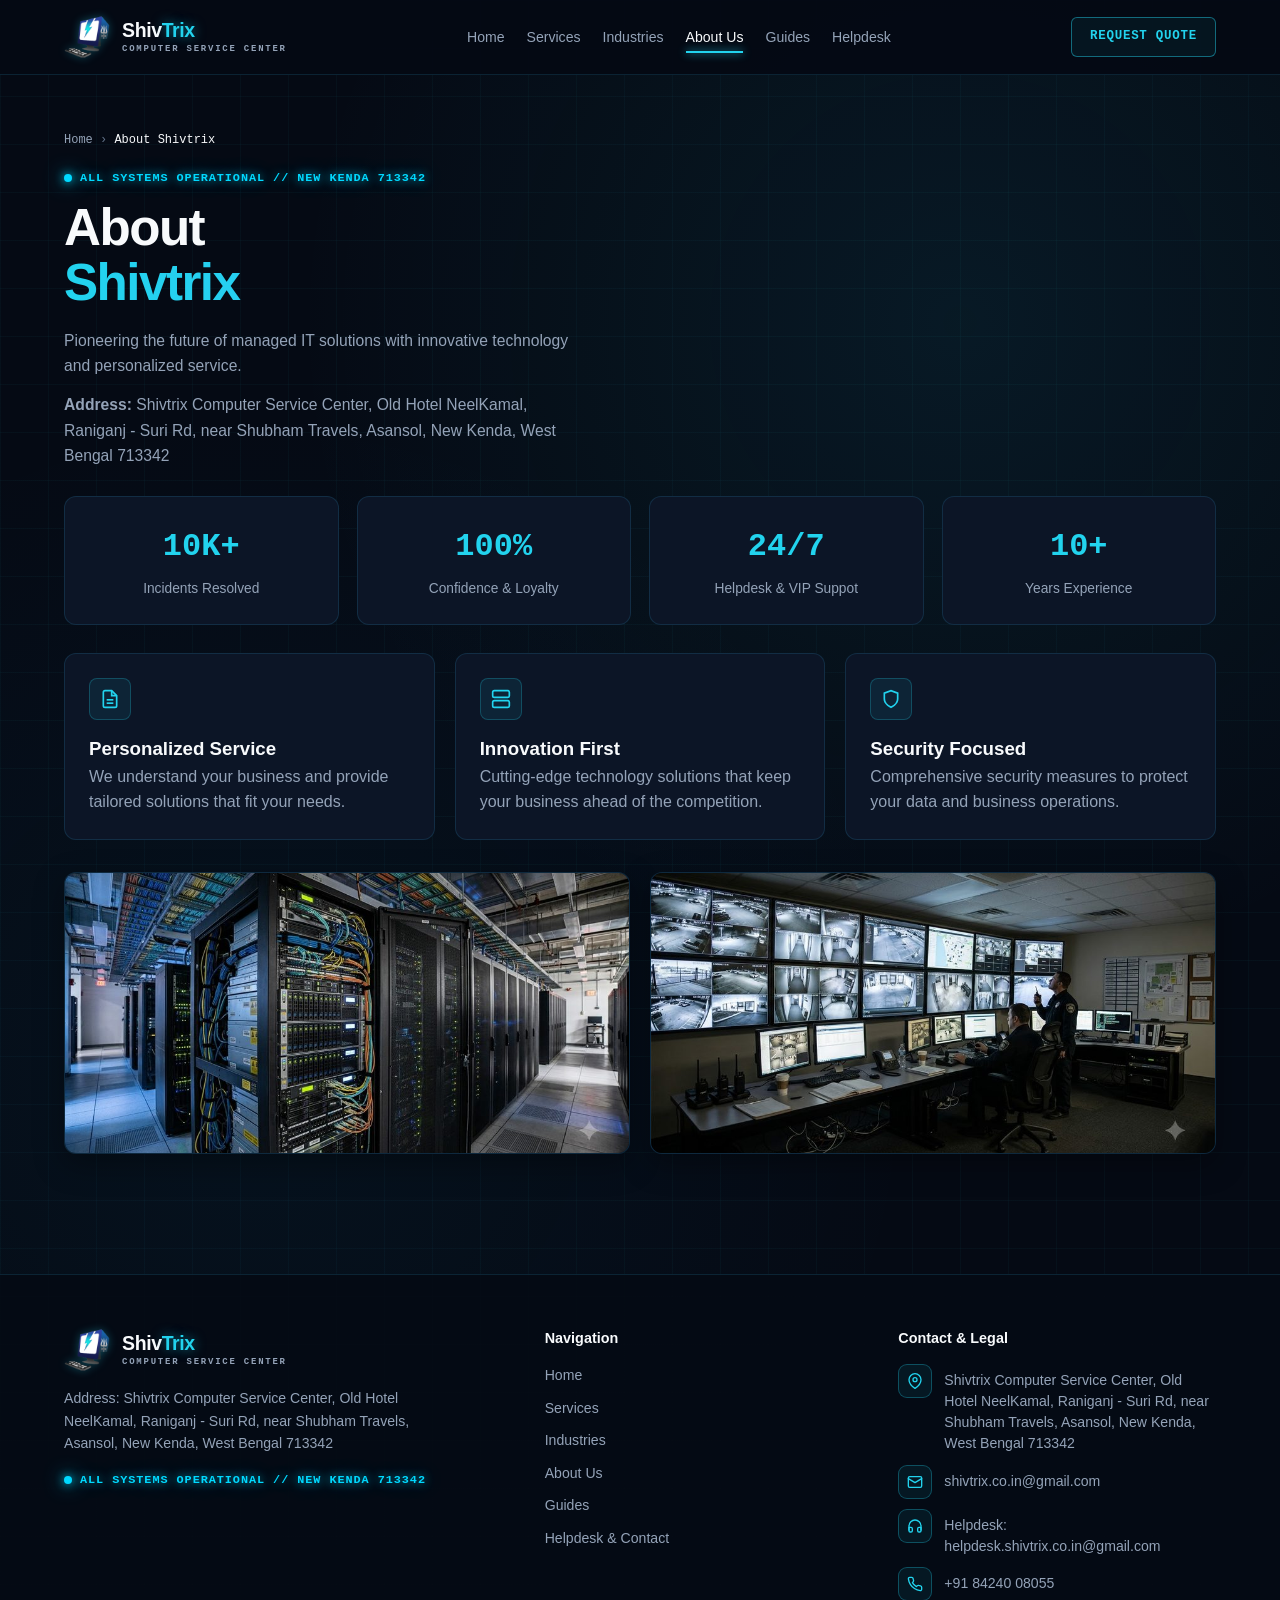
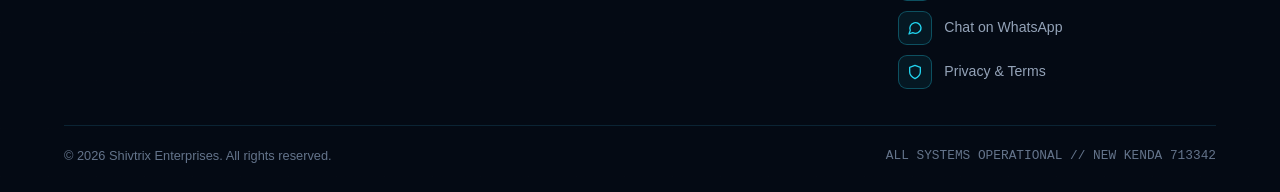
<file: about.html>
<!DOCTYPE html>
<html lang="en">
<head>
  <meta charset="UTF-8" />
  <meta name="viewport" content="width=device-width, initial-scale=1.0" />
  <title>About Shivtrix | Shivtrix Computer Service Center</title>
  <link rel="canonical" href="https://www.helpdesk-shivtrix-co-in.workers.dev/about.html" />
  <link rel="icon" href="favicon.ico" sizes="any" />
  <link rel="icon" type="image/png" sizes="32x32" href="favicon-32.png" />
  <link rel="apple-touch-icon" href="apple-touch-icon.png" />
  <meta name="theme-color" content="#050a14" />
  <link rel="stylesheet" href="style.css" />
  <script type="application/ld+json">
  {
    "@context": "https://schema.org",
    "@type": "ComputerStore",
    "name": "Shivtrix Computer Service Center",
    "alternateName": "Shivtrix Enterprises",
    "url": "https://www.helpdesk-shivtrix-co-in.workers.dev/",
    "telephone": "+91-84240-08055",
    "email": "shivtrix.co.in@gmail.com",
    "address": {
      "@type": "PostalAddress",
      "streetAddress": "Old Hotel NeelKamal, Raniganj - Suri Rd, near Shubham Travels, New Kenda",
      "addressLocality": "Asansol",
      "addressRegion": "West Bengal",
      "postalCode": "713342",
      "addressCountry": "IN"
    }
  }
  </script>
</head>
<body>
  <header class="navbar">
    <div class="container nav-wrap">
      <a class="logo" href="index.html" aria-label="Shivtrix Computer Service Center - Home">
        <span class="logo-mark"><img class="logo-still" src="logo.png" alt="Shivtrix logo" width="46" height="46" /><img class="logo-anim" src="logo-anim.webp" alt="" aria-hidden="true" width="46" height="46" loading="lazy" decoding="async" /></span><span class="logo-text"><strong>Shiv<em>Trix</em></strong><small>Computer Service Center</small></span>
      </a>
      <nav aria-label="Primary Navigation">
        <ul class="nav-menu" id="navMenu">
          <li><a href="index.html">Home</a></li>
          <li><a href="services.html">Services</a></li>
          <li><a href="industries.html">Industries</a></li>
          <li><a href="about.html">About Us</a></li>
          <li><a href="blog.html">Guides</a></li>
          <li><a href="helpdesk.html">Helpdesk</a></li>
        </ul>
      </nav>
      <div class="nav-actions">
        <a class="btn-quote" href="helpdesk.html"><span class="q-long">Request&nbsp;</span>Quote</a>
        <button class="mobile-btn" id="mobileBtn" type="button" aria-expanded="false" aria-controls="navMenu" aria-label="Open menu"><span class="bar"></span><span class="bar"></span><span class="bar"></span></button>
      </div>
    </div>
  </header>
  <main class="section">
    <div class="container">
      <div class="breadcrumb"><a href="index.html">Home</a> &rsaquo; <span style="color:var(--text-main);">About Shivtrix</span></div>
      <div class="sys-status" style="margin-top:0; margin-bottom:12px;">ALL SYSTEMS OPERATIONAL // NEW KENDA 713342</div>
      <h1 class="hero-title" style="font-size: clamp(2.1rem, 4vw, 3.2rem);">About <span class="cyan">Shivtrix</span></h1>
      <p class="hero-sub">Pioneering the future of managed IT solutions with innovative technology and personalized service.</p>
      <p class="hero-sub" style="margin-top:-12px;"><strong>Address:</strong> Shivtrix Computer Service Center, Old Hotel NeelKamal, Raniganj - Suri Rd, near Shubham Travels, Asansol, New Kenda, West Bengal 713342</p>

      <div class="stats-grid-4">
        <div class="stat-card"><div class="stat-num">10K+</div><div class="stat-lbl">Incidents Resolved</div></div>
        <div class="stat-card"><div class="stat-num">100%</div><div class="stat-lbl">Confidence &amp; Loyalty</div></div>
        <div class="stat-card"><div class="stat-num">24/7</div><div class="stat-lbl">Helpdesk &amp; VIP Suppot</div></div>
        <div class="stat-card"><div class="stat-num">10+</div><div class="stat-lbl">Years Experience</div></div>
      </div>

      <div class="grid-3">
        <div class="tech-card">
          <div class="icon-box"><svg width="20" height="20" viewBox="0 0 24 24" fill="none" stroke="currentColor" stroke-width="2"><path d="M14 2H6a2 2 0 0 0-2 2v16a2 2 0 0 0 2 2h12a2 2 0 0 0 2-2V8z"/><polyline points="14 2 14 8 20 8"/><line x1="16" y1="13" x2="8" y2="13"/><line x1="16" y1="17" x2="8" y2="17"/></svg></div>
          <h3>Personalized Service</h3>
          <p style="color:var(--text-muted);">We understand your business and provide tailored solutions that fit your needs.</p>
        </div>
        <div class="tech-card">
          <div class="icon-box"><svg width="20" height="20" viewBox="0 0 24 24" fill="none" stroke="currentColor" stroke-width="2"><rect x="2" y="2" width="20" height="8" rx="2"/><rect x="2" y="14" width="20" height="8" rx="2"/><line x1="6" y1="6" x2="6.01" y2="6"/><line x1="6" y1="18" x2="6.01" y2="18"/></svg></div>
          <h3>Innovation First</h3>
          <p style="color:var(--text-muted);">Cutting-edge technology solutions that keep your business ahead of the competition.</p>
        </div>
        <div class="tech-card">
          <div class="icon-box"><svg width="20" height="20" viewBox="0 0 24 24" fill="none" stroke="currentColor" stroke-width="2"><path d="M12 22s8-4 8-10V5l-8-3-8 3v7c0 6 8 10 8 10z"/></svg></div>
          <h3>Security Focused</h3>
          <p style="color:var(--text-muted);">Comprehensive security measures to protect your data and business operations.</p>
        </div>
      </div>

      <div class="photo-row">
        <figure class="svc-photo"><img src="images/about-datacenter.jpg" alt="Server racks with tidy structured cabling" loading="lazy" /></figure>
        <figure class="svc-photo"><img src="images/about-security-room.jpg" alt="CCTV control room with live camera wall" loading="lazy" /></figure>
      </div>
    </div>
  </main>
  <footer class="footer">
    <div class="container">
      <div class="footer-grid">
        <div>
          <a class="logo" href="index.html" style="margin-bottom: 14px;">
            <span class="logo-mark"><img class="logo-still" src="logo.png" alt="Shivtrix logo" width="46" height="46" /><img class="logo-anim" src="logo-anim.webp" alt="" aria-hidden="true" width="46" height="46" loading="lazy" decoding="async" /></span><span class="logo-text"><strong>Shiv<em>Trix</em></strong><small>Computer Service Center</small></span>
          </a>
          <p style="color: var(--text-muted); font-size: 0.88rem; max-width: 46ch;">
            Address: Shivtrix Computer Service Center, Old Hotel NeelKamal, Raniganj - Suri Rd, near Shubham Travels, Asansol, New Kenda, West Bengal 713342
          </p>
          <div class="sys-status">ALL SYSTEMS OPERATIONAL // NEW KENDA 713342</div>
        </div>
        <div>
          <h4>Navigation</h4>
          <ul>
            <li><a href="index.html">Home</a></li>
            <li><a href="services.html">Services</a></li>
            <li><a href="industries.html">Industries</a></li>
            <li><a href="about.html">About Us</a></li>
            <li><a href="blog.html">Guides</a></li>
            <li><a href="helpdesk.html">Helpdesk &amp; Contact</a></li>
          </ul>
        </div>
        <div>
          <h4>Contact &amp; Legal</h4>
          <ul class="contact-list">
            <li><span class="ci"><svg class="" viewBox="0 0 24 24" fill="none" stroke="currentColor" stroke-width="2" stroke-linecap="round" stroke-linejoin="round" aria-hidden="true"><path d="M21 10c0 7-9 13-9 13s-9-6-9-13a9 9 0 0 1 18 0z"/><circle cx="12" cy="10" r="3"/></svg></span><span class="ct">Shivtrix Computer Service Center, Old Hotel NeelKamal, Raniganj - Suri Rd, near Shubham Travels, Asansol, New Kenda, West Bengal 713342</span></li>
            <li><span class="ci"><svg class="" viewBox="0 0 24 24" fill="none" stroke="currentColor" stroke-width="2" stroke-linecap="round" stroke-linejoin="round" aria-hidden="true"><rect x="2" y="4" width="20" height="16" rx="2"/><path d="m22 7-10 6L2 7"/></svg></span><span class="ct"><a href="mailto:shivtrix.co.in@gmail.com">shivtrix.co.in@gmail.com</a></span></li>
            <li><span class="ci"><svg class="" viewBox="0 0 24 24" fill="none" stroke="currentColor" stroke-width="2" stroke-linecap="round" stroke-linejoin="round" aria-hidden="true"><path d="M3 18v-6a9 9 0 0 1 18 0v6"/><path d="M21 19a2 2 0 0 1-2 2h-1a2 2 0 0 1-2-2v-3a2 2 0 0 1 2-2h3zM3 19a2 2 0 0 0 2 2h1a2 2 0 0 0 2-2v-3a2 2 0 0 0-2-2H3z"/></svg></span><span class="ct">Helpdesk: <a href="mailto:helpdesk.shivtrix.co.in@gmail.com">helpdesk.shivtrix.co.in@gmail.com</a></span></li>
            <li><span class="ci"><svg class="" viewBox="0 0 24 24" fill="none" stroke="currentColor" stroke-width="2" stroke-linecap="round" stroke-linejoin="round" aria-hidden="true"><path d="M22 16.9v3a2 2 0 0 1-2.2 2 19.8 19.8 0 0 1-8.6-3.1 19.5 19.5 0 0 1-6-6A19.8 19.8 0 0 1 2.1 4.2 2 2 0 0 1 4.1 2h3a2 2 0 0 1 2 1.7c.1 1 .4 1.9.7 2.8a2 2 0 0 1-.5 2.1L8.1 9.9a16 16 0 0 0 6 6l1.3-1.3a2 2 0 0 1 2.1-.4c.9.3 1.8.6 2.8.7a2 2 0 0 1 1.7 2z"/></svg></span><span class="ct"><a href="tel:+918424008055">+91 84240 08055</a></span></li>
            <li><span class="ci"><svg class="" viewBox="0 0 24 24" fill="none" stroke="currentColor" stroke-width="2" stroke-linecap="round" stroke-linejoin="round" aria-hidden="true"><path d="M21 11.5a8.4 8.4 0 0 1-12.4 7.4L3 21l1.9-5.4A8.4 8.4 0 1 1 21 11.5z"/></svg></span><span class="ct"><a href="https://wa.me/918424008055" target="_blank" rel="noopener">Chat on WhatsApp</a></span></li>
            <li><span class="ci"><svg class="" viewBox="0 0 24 24" fill="none" stroke="currentColor" stroke-width="2" stroke-linecap="round" stroke-linejoin="round" aria-hidden="true"><path d="M12 22s8-4 8-10V5l-8-3-8 3v7c0 6 8 10 8 10z"/></svg></span><span class="ct"><a href="legal.html">Privacy &amp; Terms</a></span></li>
          </ul>
        </div>
      </div>
      <div class="footer-bottom">
        <span>&copy; 2026 Shivtrix Enterprises. All rights reserved.</span>
        <span class="mono">ALL SYSTEMS OPERATIONAL // NEW KENDA 713342</span>
      </div>
    </div>
  </footer>
  <script src="script.js"></script>
</body>
</html>
</file>
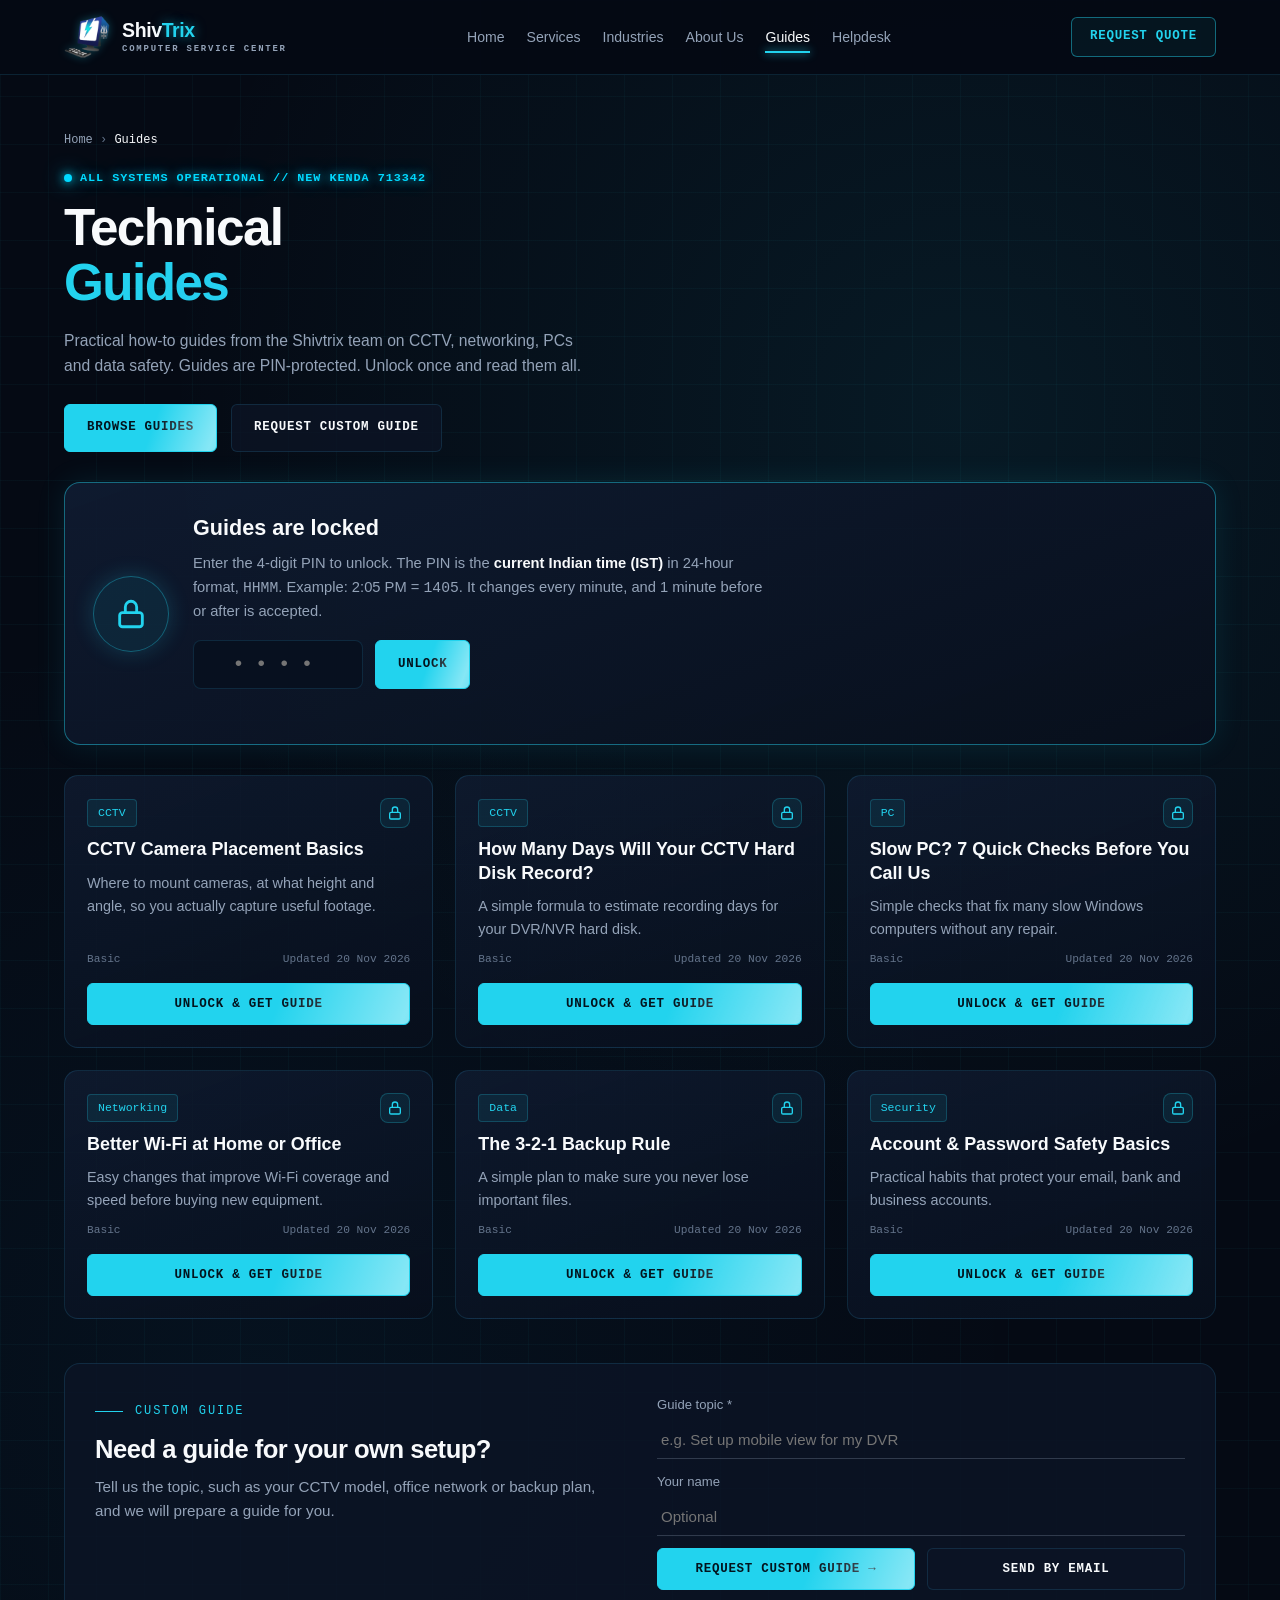
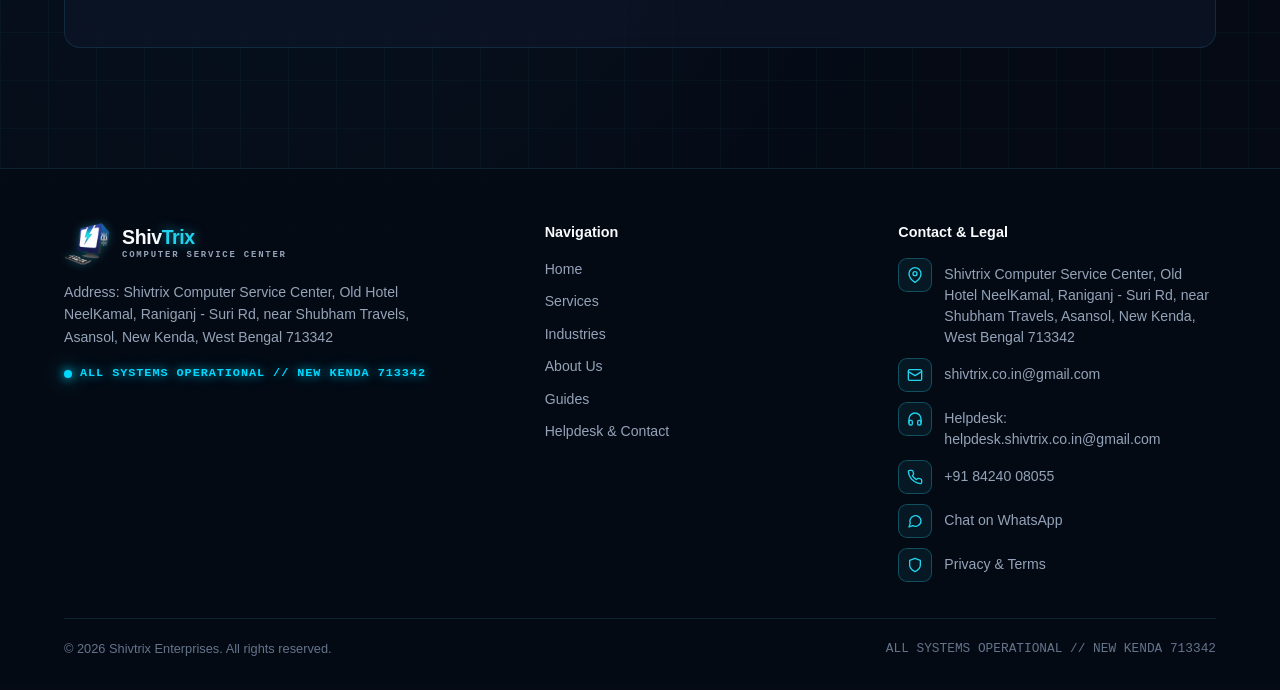
<file: blog.html>
<!DOCTYPE html>
<html lang="en">
<head><meta charset="UTF-8" /><meta name="viewport" content="width=device-width, initial-scale=1.0" /><title>Guides | Shivtrix Computer Service Center</title><link rel="icon" href="favicon.ico" sizes="any" />
  <link rel="icon" type="image/png" sizes="32x32" href="favicon-32.png" />
  <link rel="apple-touch-icon" href="apple-touch-icon.png" />
  <meta name="theme-color" content="#050a14" />
  <link rel="stylesheet" href="style.css" /></head>
<body>  <header class="navbar">
    <div class="container nav-wrap">
      <a class="logo" href="index.html" aria-label="Shivtrix Computer Service Center - Home">
        <span class="logo-mark"><img class="logo-still" src="logo.png" alt="Shivtrix logo" width="46" height="46" /><img class="logo-anim" src="logo-anim.webp" alt="" aria-hidden="true" width="46" height="46" loading="lazy" decoding="async" /></span><span class="logo-text"><strong>Shiv<em>Trix</em></strong><small>Computer Service Center</small></span>
      </a>
      <nav aria-label="Primary Navigation">
        <ul class="nav-menu" id="navMenu">
          <li><a href="index.html">Home</a></li>
          <li><a href="services.html">Services</a></li>
          <li><a href="industries.html">Industries</a></li>
          <li><a href="about.html">About Us</a></li>
          <li><a href="blog.html">Guides</a></li>
          <li><a href="helpdesk.html">Helpdesk</a></li>
        </ul>
      </nav>
      <div class="nav-actions">
        <a class="btn-quote" href="helpdesk.html"><span class="q-long">Request&nbsp;</span>Quote</a>
        <button class="mobile-btn" id="mobileBtn" type="button" aria-expanded="false" aria-controls="navMenu" aria-label="Open menu"><span class="bar"></span><span class="bar"></span><span class="bar"></span></button>
      </div>
    </div>
  </header><main class="section guides-page">
    <div class="container">
      <div class="breadcrumb"><a href="index.html">Home</a> &rsaquo; <span style="color:var(--text-main);">Guides</span></div>
      <div class="sys-status" style="margin-top:0; margin-bottom:12px;">ALL SYSTEMS OPERATIONAL // NEW KENDA 713342</div>
      <h1 class="hero-title" style="font-size: clamp(2.1rem, 4vw, 3.2rem);">Technical <span class="cyan">Guides</span></h1>
      <p class="hero-sub">Practical how-to guides from the Shivtrix team on CCTV, networking, PCs and data safety. Guides are PIN-protected. Unlock once and read them all.</p>
      <div class="hero-btns">
        <a class="btn-cyan" href="#guideList">Browse Guides</a>
        <a class="btn-outline" href="#customGuide">Request Custom Guide</a>
      </div>

      <section class="lock-panel" id="lockPanel" aria-labelledby="lockTitle">
        <div class="lock-icon"><svg viewBox="0 0 24 24" fill="none" stroke="currentColor" stroke-width="2" stroke-linecap="round" stroke-linejoin="round" aria-hidden="true"><rect x="4" y="11" width="16" height="10" rx="2"/><path d="M8 11V7a4 4 0 0 1 8 0v4"/></svg></div>
        <div class="lock-body">
          <h2 id="lockTitle">Guides are locked</h2>
          <p>Enter the 4-digit PIN to unlock. The PIN is the <strong>current Indian time (IST)</strong> in 24-hour format, <span class="mono">HHMM</span>. Example: 2:05 PM = <span class="mono">1405</span>. It changes every minute, and 1 minute before or after is accepted.</p>
          <form id="pinForm" autocomplete="off">
            <label class="sr-only" for="pinInput">PIN</label>
            <input id="pinInput" class="pin-input" type="password" inputmode="numeric" pattern="[0-9]*" maxlength="4" placeholder="&bull;&bull;&bull;&bull;" autocomplete="off" />
            <button type="submit" class="btn-cyan">Unlock</button>
          </form>
          <p class="pin-msg" id="pinMsg" role="alert" aria-live="polite"></p>
        </div>
      </section>

      <div class="guide-toolbar" id="guideToolbar" hidden>
        <span class="unlock-badge">UNLOCKED</span>
        <input type="search" id="guideFilter" class="search-bar" placeholder="Search guides: CCTV, Wi-Fi, backup, password..." aria-label="Search guides" />
        <button type="button" class="btn-outline" id="relockBtn">Lock Again</button>
      </div>

      <div class="guide-grid" id="guideList"></div>
      <p id="guideEmpty" class="guide-empty" hidden>No matching guide found.</p>

      <section class="custom-guide" id="customGuide">
        <div>
          <div class="eyebrow">CUSTOM GUIDE</div>
          <h2 class="section-heading" style="font-size:1.6rem;">Need a guide for your own setup?</h2>
          <p class="section-sub">Tell us the topic, such as your CCTV model, office network or backup plan, and we will prepare a guide for you.</p>
        </div>
        <div class="cg-form">
          <div class="field"><label for="cgTopic">Guide topic *</label><input type="text" id="cgTopic" maxlength="200" placeholder="e.g. Set up mobile view for my DVR" /></div>
          <div class="field"><label for="cgName">Your name</label><input type="text" id="cgName" maxlength="80" placeholder="Optional" autocomplete="name" /></div>
          <div class="action-row">
            <button type="button" class="btn-cyan" id="cgWa">Request Custom Guide &rarr;</button>
            <button type="button" class="btn-outline" id="cgMail">Send by Email</button>
          </div>
          <p class="pin-msg" id="cgMsg" role="alert" aria-live="polite"></p>
        </div>
      </section>
    </div>
  </main>

  <div class="reader-overlay" id="reader" hidden role="dialog" aria-modal="true" aria-labelledby="readerTitle">
    <div class="reader-card">
      <div class="reader-bar">
        <div><h2 id="readerTitle"></h2><div class="reader-meta" id="readerMeta"></div></div>
        <button type="button" class="reader-x" id="readerClose" aria-label="Close guide">&times;</button>
      </div>
      <div class="reader-body" id="readerBody"></div>
      <div class="reader-actions">
        <button type="button" class="btn-cyan" id="readerPrint">Print / Save as PDF</button>
        <button type="button" class="btn-outline" id="readerCopy">Copy Text</button>
        <button type="button" class="btn-outline" id="readerWa">Share on WhatsApp</button>
      </div>
    </div>
  </div>  <footer class="footer">
    <div class="container">
      <div class="footer-grid">
        <div>
          <a class="logo" href="index.html" style="margin-bottom: 14px;">
            <span class="logo-mark"><img class="logo-still" src="logo.png" alt="Shivtrix logo" width="46" height="46" /><img class="logo-anim" src="logo-anim.webp" alt="" aria-hidden="true" width="46" height="46" loading="lazy" decoding="async" /></span><span class="logo-text"><strong>Shiv<em>Trix</em></strong><small>Computer Service Center</small></span>
          </a>
          <p style="color: var(--text-muted); font-size: 0.88rem; max-width: 46ch;">
            Address: Shivtrix Computer Service Center, Old Hotel NeelKamal, Raniganj - Suri Rd, near Shubham Travels, Asansol, New Kenda, West Bengal 713342
          </p>
          <div class="sys-status">ALL SYSTEMS OPERATIONAL // NEW KENDA 713342</div>
        </div>
        <div>
          <h4>Navigation</h4>
          <ul>
            <li><a href="index.html">Home</a></li>
            <li><a href="services.html">Services</a></li>
            <li><a href="industries.html">Industries</a></li>
            <li><a href="about.html">About Us</a></li>
            <li><a href="blog.html">Guides</a></li>
            <li><a href="helpdesk.html">Helpdesk &amp; Contact</a></li>
          </ul>
        </div>
        <div>
          <h4>Contact &amp; Legal</h4>
          <ul class="contact-list">
            <li><span class="ci"><svg class="" viewBox="0 0 24 24" fill="none" stroke="currentColor" stroke-width="2" stroke-linecap="round" stroke-linejoin="round" aria-hidden="true"><path d="M21 10c0 7-9 13-9 13s-9-6-9-13a9 9 0 0 1 18 0z"/><circle cx="12" cy="10" r="3"/></svg></span><span class="ct">Shivtrix Computer Service Center, Old Hotel NeelKamal, Raniganj - Suri Rd, near Shubham Travels, Asansol, New Kenda, West Bengal 713342</span></li>
            <li><span class="ci"><svg class="" viewBox="0 0 24 24" fill="none" stroke="currentColor" stroke-width="2" stroke-linecap="round" stroke-linejoin="round" aria-hidden="true"><rect x="2" y="4" width="20" height="16" rx="2"/><path d="m22 7-10 6L2 7"/></svg></span><span class="ct"><a href="mailto:shivtrix.co.in@gmail.com">shivtrix.co.in@gmail.com</a></span></li>
            <li><span class="ci"><svg class="" viewBox="0 0 24 24" fill="none" stroke="currentColor" stroke-width="2" stroke-linecap="round" stroke-linejoin="round" aria-hidden="true"><path d="M3 18v-6a9 9 0 0 1 18 0v6"/><path d="M21 19a2 2 0 0 1-2 2h-1a2 2 0 0 1-2-2v-3a2 2 0 0 1 2-2h3zM3 19a2 2 0 0 0 2 2h1a2 2 0 0 0 2-2v-3a2 2 0 0 0-2-2H3z"/></svg></span><span class="ct">Helpdesk: <a href="mailto:helpdesk.shivtrix.co.in@gmail.com">helpdesk.shivtrix.co.in@gmail.com</a></span></li>
            <li><span class="ci"><svg class="" viewBox="0 0 24 24" fill="none" stroke="currentColor" stroke-width="2" stroke-linecap="round" stroke-linejoin="round" aria-hidden="true"><path d="M22 16.9v3a2 2 0 0 1-2.2 2 19.8 19.8 0 0 1-8.6-3.1 19.5 19.5 0 0 1-6-6A19.8 19.8 0 0 1 2.1 4.2 2 2 0 0 1 4.1 2h3a2 2 0 0 1 2 1.7c.1 1 .4 1.9.7 2.8a2 2 0 0 1-.5 2.1L8.1 9.9a16 16 0 0 0 6 6l1.3-1.3a2 2 0 0 1 2.1-.4c.9.3 1.8.6 2.8.7a2 2 0 0 1 1.7 2z"/></svg></span><span class="ct"><a href="tel:+918424008055">+91 84240 08055</a></span></li>
            <li><span class="ci"><svg class="" viewBox="0 0 24 24" fill="none" stroke="currentColor" stroke-width="2" stroke-linecap="round" stroke-linejoin="round" aria-hidden="true"><path d="M21 11.5a8.4 8.4 0 0 1-12.4 7.4L3 21l1.9-5.4A8.4 8.4 0 1 1 21 11.5z"/></svg></span><span class="ct"><a href="https://wa.me/918424008055" target="_blank" rel="noopener">Chat on WhatsApp</a></span></li>
            <li><span class="ci"><svg class="" viewBox="0 0 24 24" fill="none" stroke="currentColor" stroke-width="2" stroke-linecap="round" stroke-linejoin="round" aria-hidden="true"><path d="M12 22s8-4 8-10V5l-8-3-8 3v7c0 6 8 10 8 10z"/></svg></span><span class="ct"><a href="legal.html">Privacy &amp; Terms</a></span></li>
          </ul>
        </div>
      </div>
      <div class="footer-bottom">
        <span>&copy; 2026 Shivtrix Enterprises. All rights reserved.</span>
        <span class="mono">ALL SYSTEMS OPERATIONAL // NEW KENDA 713342</span>
      </div>
    </div>
  </footer><script src="script.js"></script>
  <script src="guides-data.js"></script>
  <script src="guides.js"></script></body></html>
</file>
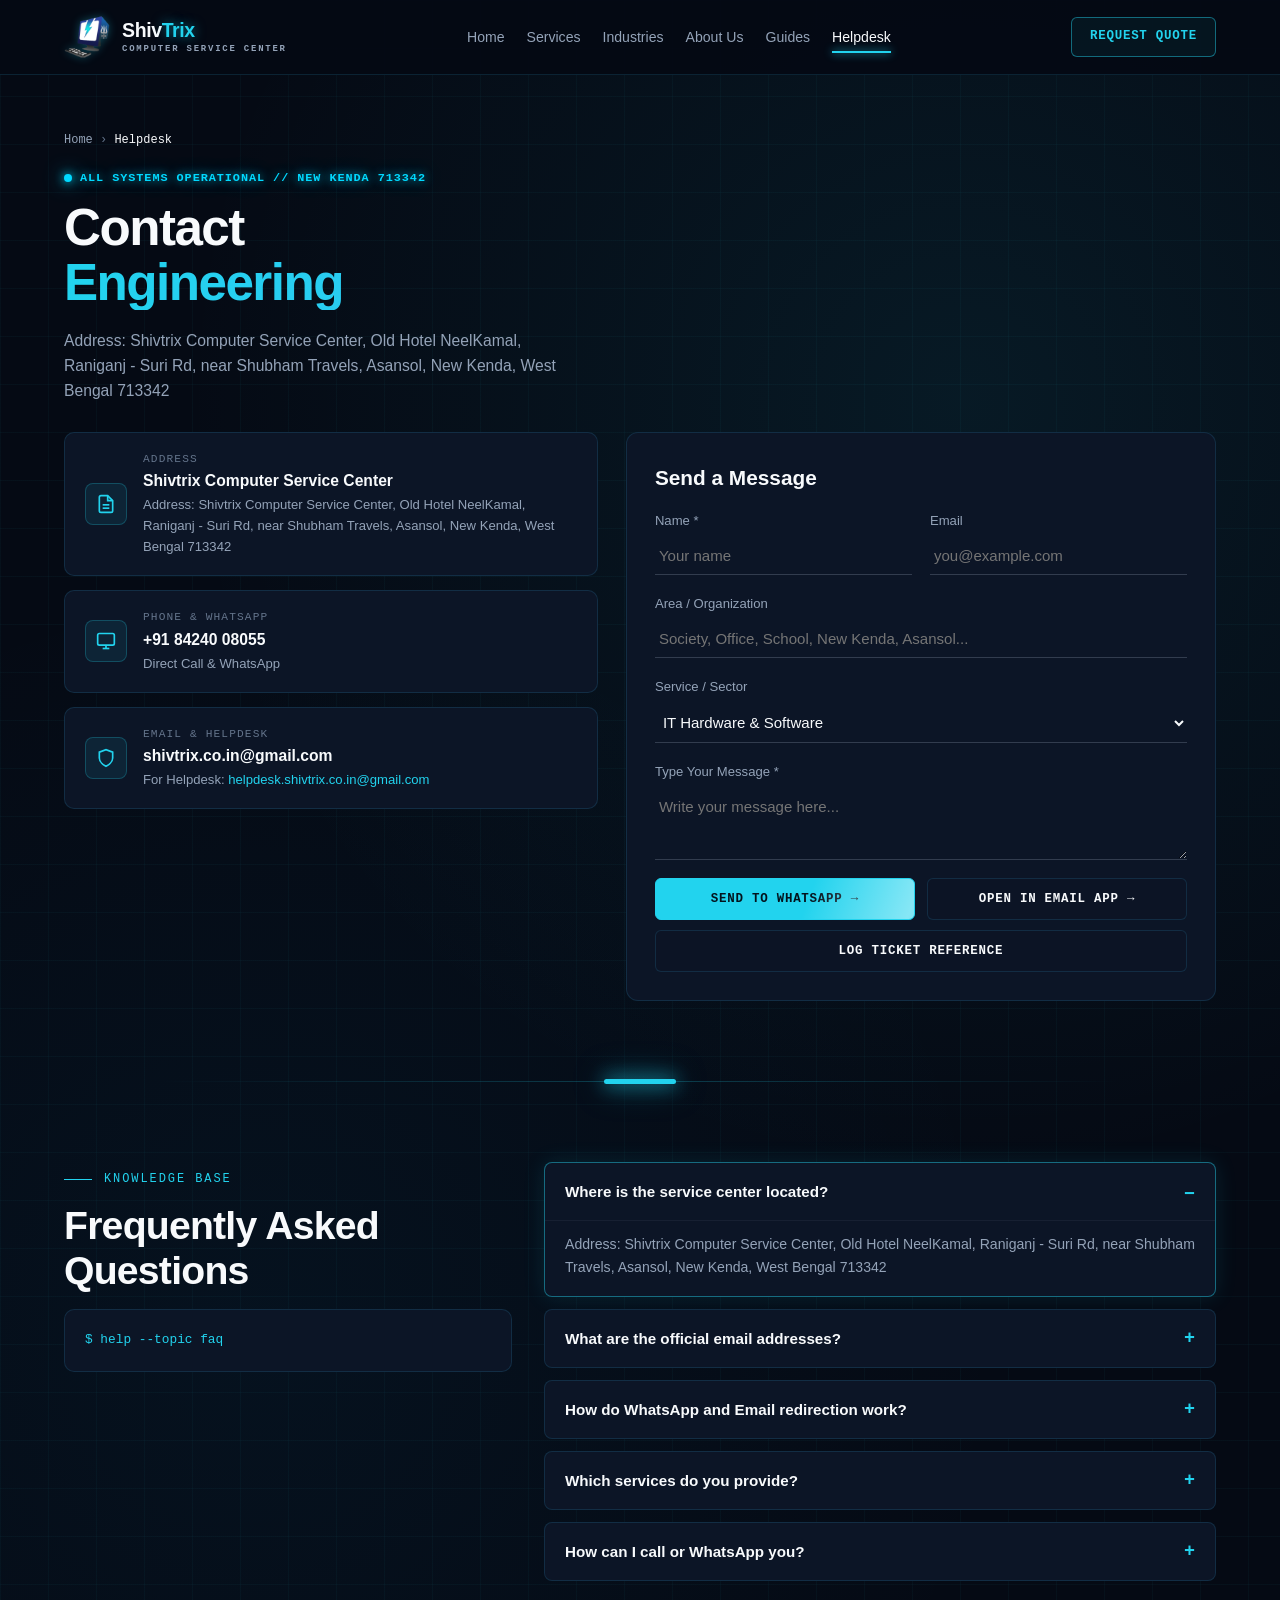
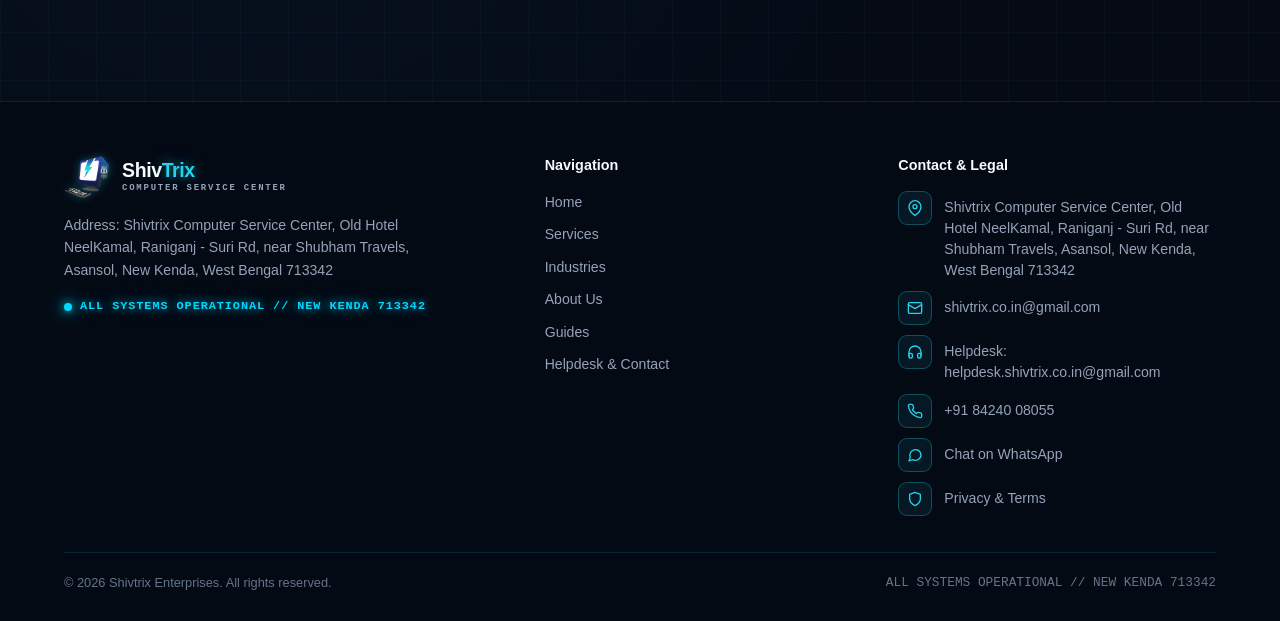
<file: helpdesk.html>
<!DOCTYPE html>
<html lang="en">
<head>
  <meta charset="UTF-8" />
  <meta name="viewport" content="width=device-width, initial-scale=1.0" />
  <title>Helpdesk &amp; Contact | Shivtrix Computer Service Center</title>
  <link rel="canonical" href="https://www.helpdesk-shivtrix-co-in.workers.dev/helpdesk.html" />
  <link rel="icon" href="favicon.ico" sizes="any" />
  <link rel="icon" type="image/png" sizes="32x32" href="favicon-32.png" />
  <link rel="apple-touch-icon" href="apple-touch-icon.png" />
  <meta name="theme-color" content="#050a14" />
  <link rel="stylesheet" href="style.css" />
  <script type="application/ld+json">
  {
    "@context": "https://schema.org",
    "@type": "ComputerStore",
    "name": "Shivtrix Computer Service Center",
    "alternateName": "Shivtrix Enterprises",
    "url": "https://www.helpdesk-shivtrix-co-in.workers.dev/",
    "telephone": "+91-84240-08055",
    "email": "shivtrix.co.in@gmail.com",
    "address": {
      "@type": "PostalAddress",
      "streetAddress": "Old Hotel NeelKamal, Raniganj - Suri Rd, near Shubham Travels, New Kenda",
      "addressLocality": "Asansol",
      "addressRegion": "West Bengal",
      "postalCode": "713342",
      "addressCountry": "IN"
    }
  }
  </script>
</head>
<body>
  <header class="navbar">
    <div class="container nav-wrap">
      <a class="logo" href="index.html" aria-label="Shivtrix Computer Service Center - Home">
        <span class="logo-mark"><img class="logo-still" src="logo.png" alt="Shivtrix logo" width="46" height="46" /><img class="logo-anim" src="logo-anim.webp" alt="" aria-hidden="true" width="46" height="46" loading="lazy" decoding="async" /></span><span class="logo-text"><strong>Shiv<em>Trix</em></strong><small>Computer Service Center</small></span>
      </a>
      <nav aria-label="Primary Navigation">
        <ul class="nav-menu" id="navMenu">
          <li><a href="index.html">Home</a></li>
          <li><a href="services.html">Services</a></li>
          <li><a href="industries.html">Industries</a></li>
          <li><a href="about.html">About Us</a></li>
          <li><a href="blog.html">Guides</a></li>
          <li><a href="helpdesk.html">Helpdesk</a></li>
        </ul>
      </nav>
      <div class="nav-actions">
        <a class="btn-quote" href="helpdesk.html"><span class="q-long">Request&nbsp;</span>Quote</a>
        <button class="mobile-btn" id="mobileBtn" type="button" aria-expanded="false" aria-controls="navMenu" aria-label="Open menu"><span class="bar"></span><span class="bar"></span><span class="bar"></span></button>
      </div>
    </div>
  </header>
  <main>
    <section class="section">
      <div class="container">
        <div class="breadcrumb"><a href="index.html">Home</a> &rsaquo; <span style="color:var(--text-main);">Helpdesk</span></div>
        <div class="sys-status" style="margin-top:0; margin-bottom:12px;">ALL SYSTEMS OPERATIONAL // NEW KENDA 713342</div>
        <h1 class="hero-title" style="font-size: clamp(2.1rem, 4vw, 3.2rem);">Contact <span class="cyan">Engineering</span></h1>
        <p class="hero-sub" style="margin-bottom:28px;">Address: Shivtrix Computer Service Center, Old Hotel NeelKamal, Raniganj - Suri Rd, near Shubham Travels, Asansol, New Kenda, West Bengal 713342</p>
        <div class="contact-grid">
          <div class="info-stack">
            <div class="info-card"><div class="icon-box" style="margin:0;"><svg width="20" height="20" viewBox="0 0 24 24" fill="none" stroke="currentColor" stroke-width="2"><path d="M14 2H6a2 2 0 0 0-2 2v16a2 2 0 0 0 2 2h12a2 2 0 0 0 2-2V8z"/><polyline points="14 2 14 8 20 8"/><line x1="16" y1="13" x2="8" y2="13"/><line x1="16" y1="17" x2="8" y2="17"/></svg></div><div><small>ADDRESS</small><strong>Shivtrix Computer Service Center</strong><span>Address: Shivtrix Computer Service Center, Old Hotel NeelKamal, Raniganj - Suri Rd, near Shubham Travels, Asansol, New Kenda, West Bengal 713342</span></div></div>
            <div class="info-card"><div class="icon-box" style="margin:0;"><svg width="20" height="20" viewBox="0 0 24 24" fill="none" stroke="currentColor" stroke-width="2"><rect x="2" y="3" width="20" height="14" rx="2"/><line x1="8" y1="21" x2="16" y2="21"/><line x1="12" y1="17" x2="12" y2="21"/></svg></div><div><small>PHONE &amp; WHATSAPP</small><strong><a href="tel:+918424008055">+91 84240 08055</a></strong><span>Direct Call &amp; WhatsApp</span></div></div>
            <div class="info-card"><div class="icon-box" style="margin:0;"><svg width="20" height="20" viewBox="0 0 24 24" fill="none" stroke="currentColor" stroke-width="2"><path d="M12 22s8-4 8-10V5l-8-3-8 3v7c0 6 8 10 8 10z"/></svg></div><div><small>EMAIL &amp; HELPDESK</small><strong><a href="mailto:shivtrix.co.in@gmail.com">shivtrix.co.in@gmail.com</a></strong><span>For Helpdesk: <a href="mailto:helpdesk.shivtrix.co.in@gmail.com" style="color:var(--cyan);">helpdesk.shivtrix.co.in@gmail.com</a></span></div></div>
          </div>
          <div class="form-panel" id="formPanel">
            <h2 style="font-size:1.3rem; margin-bottom:16px;">Send a Message</h2>
            <form id="ticketForm">
              <div class="form-row">
                <div class="field" style="margin-bottom:0;"><label for="fName">Name *</label><input type="text" id="fName" required placeholder="Your name" autocomplete="name" /></div>
                <div class="field" style="margin-bottom:0;"><label for="fEmail">Email</label><input type="email" id="fEmail" placeholder="you@example.com" autocomplete="email" /></div>
              </div>
              <div class="field"><label for="fOrg">Area / Organization</label><input type="text" id="fOrg" placeholder="Society, Office, School, New Kenda, Asansol..." /></div>
              <div class="field">
                <label for="fService">Service / Sector</label>
                <select id="fService">
                  <option value="IT Hardware &amp; Software">IT Hardware &amp; Software</option>
                  <option value="CCTV">CCTV</option>
                  <option value="Networking &amp; Cabling">Networking &amp; Cabling</option>
                  <option value="EPBX &amp; Telecom">EPBX &amp; Telecom</option>
                  <option value="Server &amp; IT Administrative Support">Server &amp; IT Administrative Support</option>
                  <option value="Electrical Wiring">Electrical Wiring</option>
                  <option value="Biometrics">Biometrics</option>
                  <option value="Access Log (Card Permission)">Access Log (Card Permission)</option>
                  <option value="Website Development">Website Development</option>
                  <option value="Mobile Repairing">Mobile Repairing</option>
                  <option value="Tools and Accessories">Tools and Accessories</option>
                  <option value="AC Repair">AC Repair</option>
                  <option value="Lighting and Decoration">Lighting and Decoration</option>
                </select>
              </div>
              <div class="field"><label for="fMsg">Type Your Message *</label><textarea id="fMsg" rows="3" required placeholder="Write your message here..."></textarea></div>
              <div class="action-row">
                <button type="button" id="sendWhatsAppBtn" class="btn-cyan">SEND TO WHATSAPP &rarr;</button>
                <button type="button" id="sendEmailBtn" class="btn-outline">OPEN IN EMAIL APP &rarr;</button>
              </div>
              <button type="submit" class="btn-outline" style="width:100%; margin-top:10px;">LOG TICKET REFERENCE</button>
            </form>
            <div id="ticketResult" class="ticket-result" style="display:none;"></div>
          </div>
        </div>
      </div>
    </section>

    <div class="glow-divider"></div>

    <section class="section" id="faq">
      <div class="container faq-grid">
        <div>
          <div class="eyebrow">KNOWLEDGE BASE</div>
          <h2 class="section-heading">Frequently Asked Questions</h2>
          <div class="term-card" style="margin-top:16px;"><div class="mono" style="font-size:0.8rem; color:var(--cyan);">$ help --topic faq</div></div>
        </div>
        <div class="faq-list">
          <div class="faq-item open"><button type="button" class="faq-q">Where is the service center located? <span class="faq-icon">&minus;</span></button><div class="faq-a">Address: Shivtrix Computer Service Center, Old Hotel NeelKamal, Raniganj - Suri Rd, near Shubham Travels, Asansol, New Kenda, West Bengal 713342</div></div>
          <div class="faq-item"><button type="button" class="faq-q">What are the official email addresses? <span class="faq-icon">+</span></button><div class="faq-a">Email: shivtrix.co.in@gmail.com &bull; For Helpdesk: helpdesk.shivtrix.co.in@gmail.com</div></div>
          <div class="faq-item"><button type="button" class="faq-q">How do WhatsApp and Email redirection work? <span class="faq-icon">+</span></button><div class="faq-a">Type your message in the form and click <strong>Send to WhatsApp</strong> or <strong>Open in Email App</strong> to open either app with your typed message pre-filled.</div></div>
          <div class="faq-item"><button type="button" class="faq-q">Which services do you provide? <span class="faq-icon">+</span></button><div class="faq-a">CCTV, EPBX (Telephone), Networking, Electrical Wiring, Biometrics, Access Log (Card Permission), Computer Repairing, Mobile Repairing, Tools and Accessories, AC Repair, and Lighting and Decoration. Pick one in the form above and send your request.</div></div>
          <div class="faq-item"><button type="button" class="faq-q">How can I call or WhatsApp you? <span class="faq-icon">+</span></button><div class="faq-a">Call or WhatsApp <a href="tel:+918424008055" style="color:var(--cyan);">+91 84240 08055</a>.</div></div>
        </div>
      </div>
    </section>
  </main>
  <footer class="footer">
    <div class="container">
      <div class="footer-grid">
        <div>
          <a class="logo" href="index.html" style="margin-bottom: 14px;">
            <span class="logo-mark"><img class="logo-still" src="logo.png" alt="Shivtrix logo" width="46" height="46" /><img class="logo-anim" src="logo-anim.webp" alt="" aria-hidden="true" width="46" height="46" loading="lazy" decoding="async" /></span><span class="logo-text"><strong>Shiv<em>Trix</em></strong><small>Computer Service Center</small></span>
          </a>
          <p style="color: var(--text-muted); font-size: 0.88rem; max-width: 46ch;">
            Address: Shivtrix Computer Service Center, Old Hotel NeelKamal, Raniganj - Suri Rd, near Shubham Travels, Asansol, New Kenda, West Bengal 713342
          </p>
          <div class="sys-status">ALL SYSTEMS OPERATIONAL // NEW KENDA 713342</div>
        </div>
        <div>
          <h4>Navigation</h4>
          <ul>
            <li><a href="index.html">Home</a></li>
            <li><a href="services.html">Services</a></li>
            <li><a href="industries.html">Industries</a></li>
            <li><a href="about.html">About Us</a></li>
            <li><a href="blog.html">Guides</a></li>
            <li><a href="helpdesk.html">Helpdesk &amp; Contact</a></li>
          </ul>
        </div>
        <div>
          <h4>Contact &amp; Legal</h4>
          <ul class="contact-list">
            <li><span class="ci"><svg class="" viewBox="0 0 24 24" fill="none" stroke="currentColor" stroke-width="2" stroke-linecap="round" stroke-linejoin="round" aria-hidden="true"><path d="M21 10c0 7-9 13-9 13s-9-6-9-13a9 9 0 0 1 18 0z"/><circle cx="12" cy="10" r="3"/></svg></span><span class="ct">Shivtrix Computer Service Center, Old Hotel NeelKamal, Raniganj - Suri Rd, near Shubham Travels, Asansol, New Kenda, West Bengal 713342</span></li>
            <li><span class="ci"><svg class="" viewBox="0 0 24 24" fill="none" stroke="currentColor" stroke-width="2" stroke-linecap="round" stroke-linejoin="round" aria-hidden="true"><rect x="2" y="4" width="20" height="16" rx="2"/><path d="m22 7-10 6L2 7"/></svg></span><span class="ct"><a href="mailto:shivtrix.co.in@gmail.com">shivtrix.co.in@gmail.com</a></span></li>
            <li><span class="ci"><svg class="" viewBox="0 0 24 24" fill="none" stroke="currentColor" stroke-width="2" stroke-linecap="round" stroke-linejoin="round" aria-hidden="true"><path d="M3 18v-6a9 9 0 0 1 18 0v6"/><path d="M21 19a2 2 0 0 1-2 2h-1a2 2 0 0 1-2-2v-3a2 2 0 0 1 2-2h3zM3 19a2 2 0 0 0 2 2h1a2 2 0 0 0 2-2v-3a2 2 0 0 0-2-2H3z"/></svg></span><span class="ct">Helpdesk: <a href="mailto:helpdesk.shivtrix.co.in@gmail.com">helpdesk.shivtrix.co.in@gmail.com</a></span></li>
            <li><span class="ci"><svg class="" viewBox="0 0 24 24" fill="none" stroke="currentColor" stroke-width="2" stroke-linecap="round" stroke-linejoin="round" aria-hidden="true"><path d="M22 16.9v3a2 2 0 0 1-2.2 2 19.8 19.8 0 0 1-8.6-3.1 19.5 19.5 0 0 1-6-6A19.8 19.8 0 0 1 2.1 4.2 2 2 0 0 1 4.1 2h3a2 2 0 0 1 2 1.7c.1 1 .4 1.9.7 2.8a2 2 0 0 1-.5 2.1L8.1 9.9a16 16 0 0 0 6 6l1.3-1.3a2 2 0 0 1 2.1-.4c.9.3 1.8.6 2.8.7a2 2 0 0 1 1.7 2z"/></svg></span><span class="ct"><a href="tel:+918424008055">+91 84240 08055</a></span></li>
            <li><span class="ci"><svg class="" viewBox="0 0 24 24" fill="none" stroke="currentColor" stroke-width="2" stroke-linecap="round" stroke-linejoin="round" aria-hidden="true"><path d="M21 11.5a8.4 8.4 0 0 1-12.4 7.4L3 21l1.9-5.4A8.4 8.4 0 1 1 21 11.5z"/></svg></span><span class="ct"><a href="https://wa.me/918424008055" target="_blank" rel="noopener">Chat on WhatsApp</a></span></li>
            <li><span class="ci"><svg class="" viewBox="0 0 24 24" fill="none" stroke="currentColor" stroke-width="2" stroke-linecap="round" stroke-linejoin="round" aria-hidden="true"><path d="M12 22s8-4 8-10V5l-8-3-8 3v7c0 6 8 10 8 10z"/></svg></span><span class="ct"><a href="legal.html">Privacy &amp; Terms</a></span></li>
          </ul>
        </div>
      </div>
      <div class="footer-bottom">
        <span>&copy; 2026 Shivtrix Enterprises. All rights reserved.</span>
        <span class="mono">ALL SYSTEMS OPERATIONAL // NEW KENDA 713342</span>
      </div>
    </div>
  </footer>
  <script src="script.js"></script>
</body>
</html>
</file>
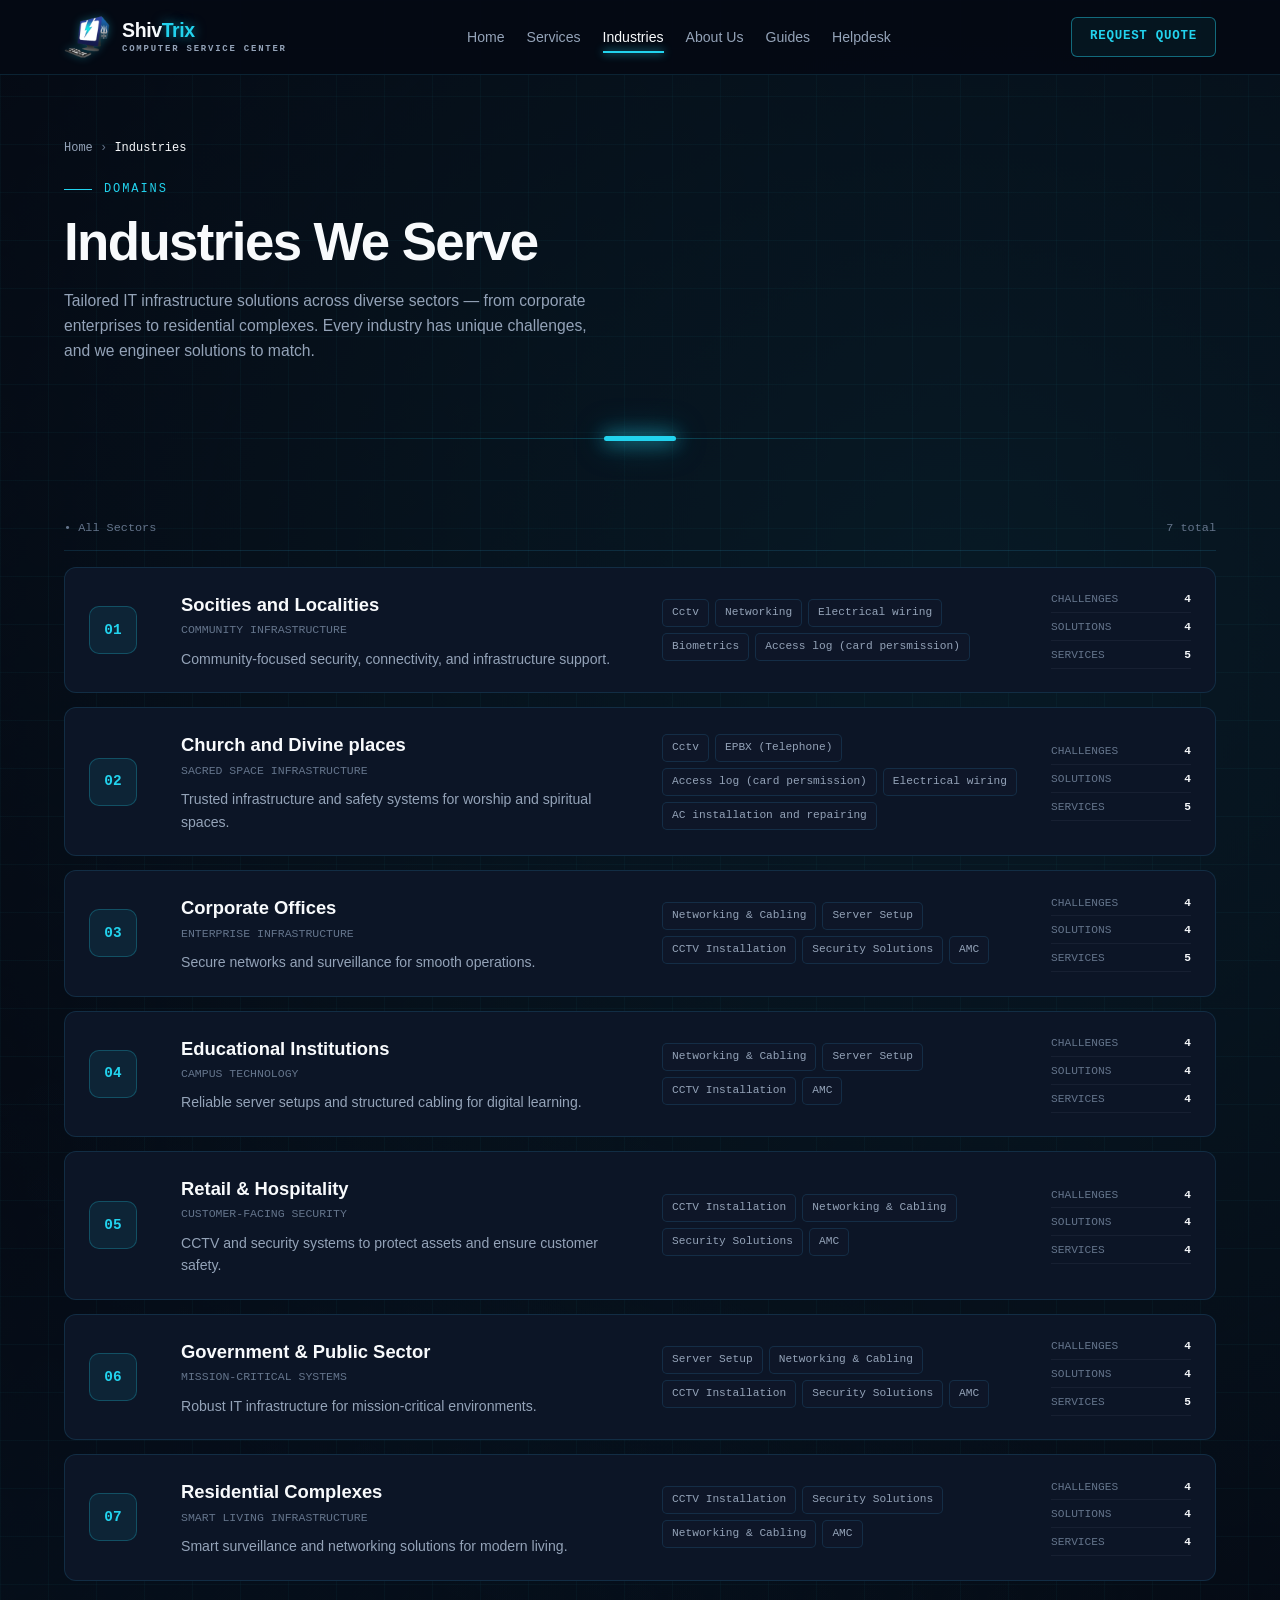
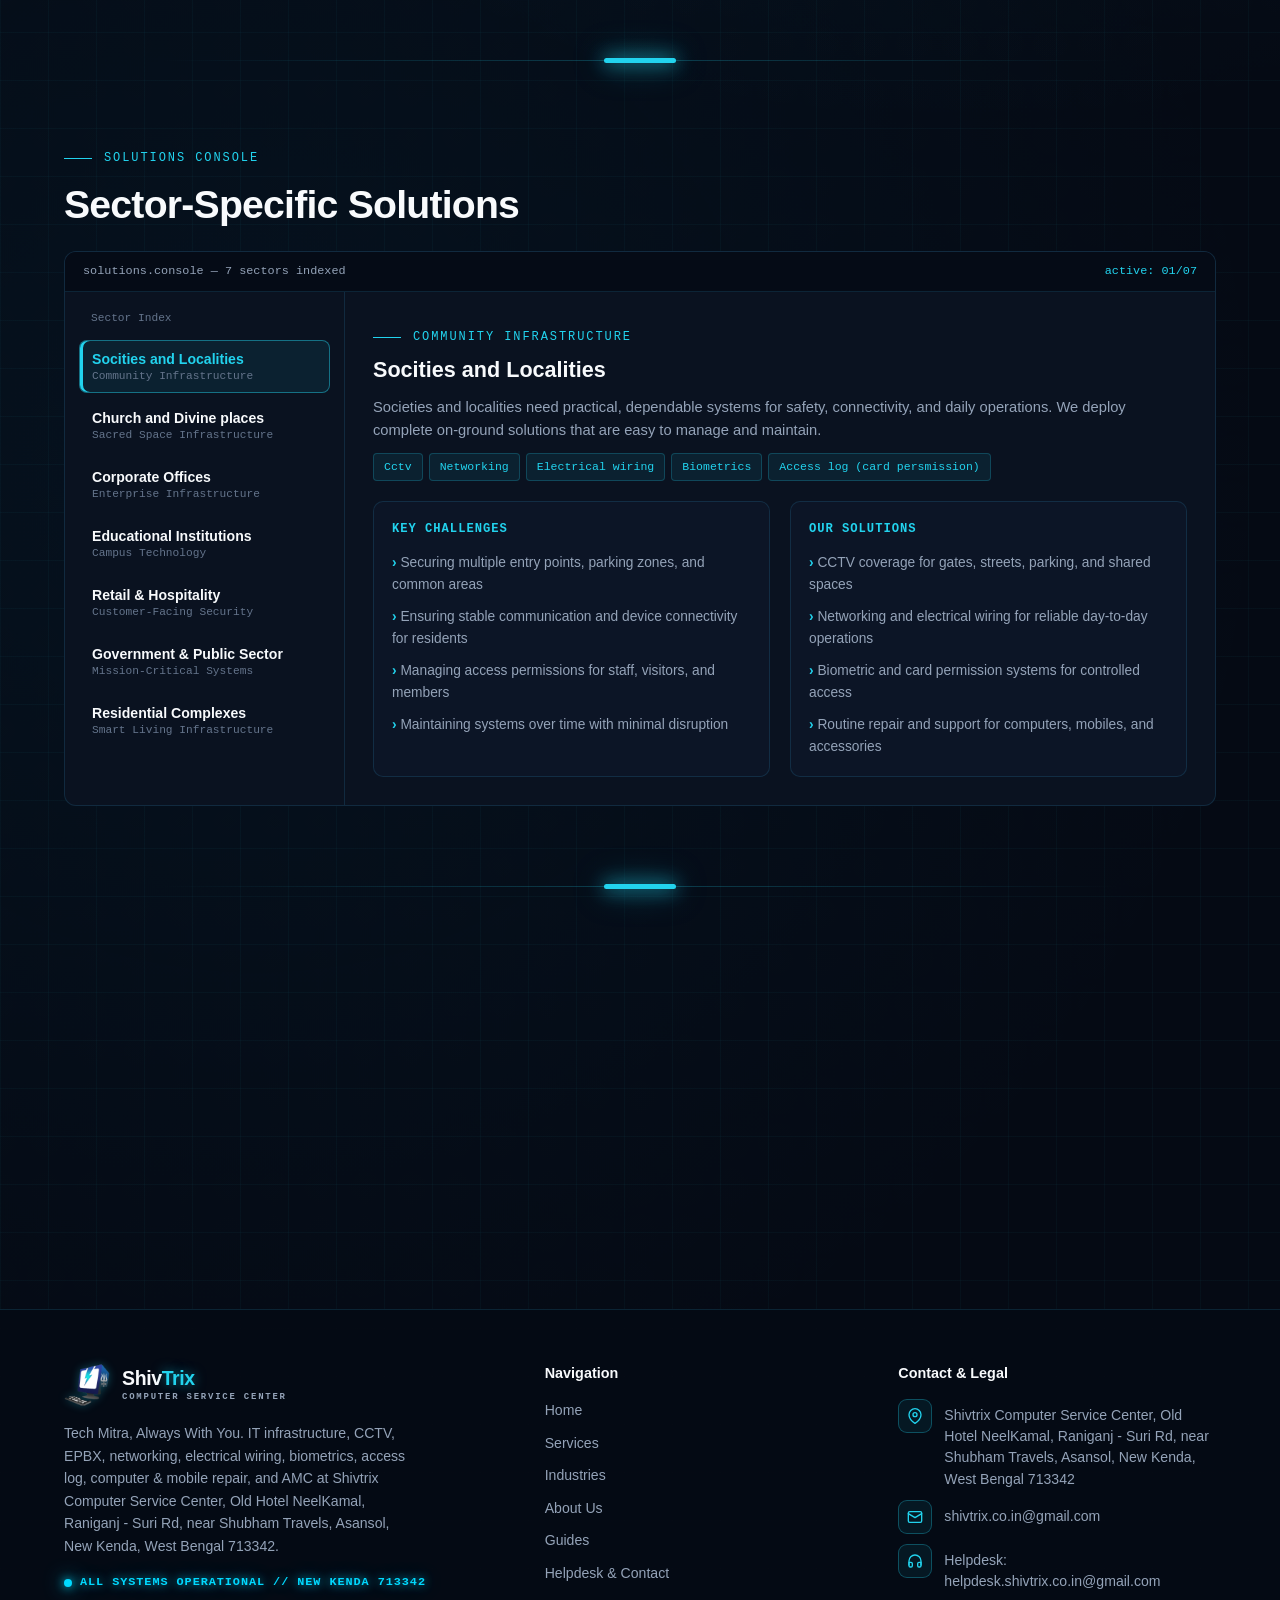
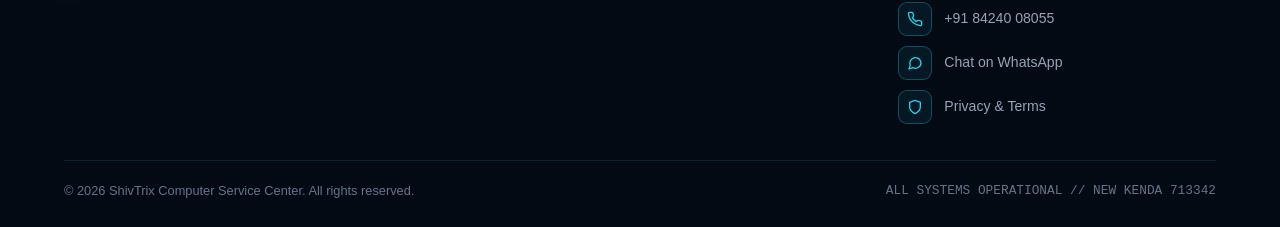
<file: industries.html>
<!DOCTYPE html>
<html lang="en">
<head>
  <meta charset="UTF-8" />
  <meta name="viewport" content="width=device-width, initial-scale=1.0" />
  <title>Industries We Serve | ShivTrix Computer Service Center</title>
  <meta name="description" content="Tailored IT infrastructure solutions across 7 sectors: Societies and Localities, Church and Divine places, Corporate Offices, Educational Institutions, Retail & Hospitality, Government & Public Sector, and Residential Complexes." />
  <meta name="robots" content="index, follow" />
  <link rel="canonical" href="https://www.helpdesk-shivtrix-co-in.workers.dev/industries.html" />
  <link rel="icon" href="favicon.ico" sizes="any" />
  <link rel="icon" type="image/png" sizes="32x32" href="favicon-32.png" />
  <link rel="apple-touch-icon" href="apple-touch-icon.png" />
  <meta name="theme-color" content="#050a14" />
  <link rel="stylesheet" href="style.css" />
  <script type="application/ld+json">
  {
    "@context": "https://schema.org",
    "@type": "ComputerStore",
    "name": "ShivTrix Computer Service Center",
    "alternateName": "ShivTrix Enterprises",
    "url": "https://www.helpdesk-shivtrix-co-in.workers.dev/",
    "telephone": "+91-84240-08055",
    "email": "shivtrix.co.in@gmail.com",
    "address": {
      "@type": "PostalAddress",
      "streetAddress": "New Kenda, Old Hotel NeelKamal, Raniganj - Suri Rd, near Shubham Travels, Khas Kenda",
      "addressLocality": "Asansol",
      "addressRegion": "West Bengal",
      "postalCode": "713342",
      "addressCountry": "IN"
    }
  }
  </script>
</head>
<body>
  <header class="navbar">
    <div class="container nav-wrap">
      <a class="logo" href="index.html" aria-label="Shivtrix Computer Service Center - Home">
        <span class="logo-mark"><img class="logo-still" src="logo.png" alt="Shivtrix logo" width="46" height="46" /><img class="logo-anim" src="logo-anim.webp" alt="" aria-hidden="true" width="46" height="46" loading="lazy" decoding="async" /></span><span class="logo-text"><strong>Shiv<em>Trix</em></strong><small>Computer Service Center</small></span>
      </a>
      <nav aria-label="Primary Navigation">
        <ul class="nav-menu" id="navMenu">
          <li><a href="index.html">Home</a></li>
          <li><a href="services.html">Services</a></li>
          <li><a href="industries.html">Industries</a></li>
          <li><a href="about.html">About Us</a></li>
          <li><a href="blog.html">Guides</a></li>
          <li><a href="helpdesk.html">Helpdesk</a></li>
        </ul>
      </nav>
      <div class="nav-actions">
        <a class="btn-quote" href="helpdesk.html"><span class="q-long">Request&nbsp;</span>Quote</a>
        <button class="mobile-btn" id="mobileBtn" type="button" aria-expanded="false" aria-controls="navMenu" aria-label="Open menu"><span class="bar"></span><span class="bar"></span><span class="bar"></span></button>
      </div>
    </div>
  </header>

  <main>
    <section class="hero" style="padding-bottom: 24px;">
      <div class="container">
        <div class="breadcrumb"><a href="index.html">Home</a> &rsaquo; <span style="color:var(--text-main);">Industries</span></div>
        <div class="eyebrow">DOMAINS</div>
        <h1 class="hero-title" style="font-size: clamp(2.2rem, 4.2vw, 3.3rem);">Industries We Serve</h1>
        <p class="hero-sub">Tailored IT infrastructure solutions across diverse sectors &mdash; from corporate enterprises to residential complexes. Every industry has unique challenges, and we engineer solutions to match.</p>
      </div>
    </section>

    <div class="glow-divider"></div>

    <!-- All Sectors (7 Total) -->
    <section class="section">
      <div class="container">
        <div class="all-sectors-bar">
          <span>&bull; All Sectors</span>
          <span>7 total</span>
        </div>

        <div class="sector-rows">
          <!-- 01 -->
          <div class="sector-row">
            <div class="sector-num">01</div>
            <div>
              <h3>Socities and Localities</h3>
              <span class="sector-sub-tag">COMMUNITY INFRASTRUCTURE</span>
              <p>Community-focused security, connectivity, and infrastructure support.</p>
            </div>
            <div class="sector-chips">
              <span class="mini-chip">Cctv</span>
              <span class="mini-chip">Networking</span>
              <span class="mini-chip">Electrical wiring</span>
              <span class="mini-chip">Biometrics</span>
              <span class="mini-chip">Access log (card persmission)</span>
            </div>
            <div class="sector-counts">
              <div class="count-line"><span>CHALLENGES</span><strong>4</strong></div>
              <div class="count-line"><span>SOLUTIONS</span><strong>4</strong></div>
              <div class="count-line"><span>SERVICES</span><strong>5</strong></div>
            </div>
          </div>

          <!-- 02 -->
          <div class="sector-row">
            <div class="sector-num">02</div>
            <div>
              <h3>Church and Divine places</h3>
              <span class="sector-sub-tag">SACRED SPACE INFRASTRUCTURE</span>
              <p>Trusted infrastructure and safety systems for worship and spiritual spaces.</p>
            </div>
            <div class="sector-chips">
              <span class="mini-chip">Cctv</span>
              <span class="mini-chip">EPBX (Telephone)</span>
              <span class="mini-chip">Access log (card persmission)</span>
              <span class="mini-chip">Electrical wiring</span>
              <span class="mini-chip">AC installation and repairing</span>
            </div>
            <div class="sector-counts">
              <div class="count-line"><span>CHALLENGES</span><strong>4</strong></div>
              <div class="count-line"><span>SOLUTIONS</span><strong>4</strong></div>
              <div class="count-line"><span>SERVICES</span><strong>5</strong></div>
            </div>
          </div>

          <!-- 03 -->
          <div class="sector-row">
            <div class="sector-num">03</div>
            <div>
              <h3>Corporate Offices</h3>
              <span class="sector-sub-tag">ENTERPRISE INFRASTRUCTURE</span>
              <p>Secure networks and surveillance for smooth operations.</p>
            </div>
            <div class="sector-chips">
              <span class="mini-chip">Networking &amp; Cabling</span>
              <span class="mini-chip">Server Setup</span>
              <span class="mini-chip">CCTV Installation</span>
              <span class="mini-chip">Security Solutions</span>
              <span class="mini-chip">AMC</span>
            </div>
            <div class="sector-counts">
              <div class="count-line"><span>CHALLENGES</span><strong>4</strong></div>
              <div class="count-line"><span>SOLUTIONS</span><strong>4</strong></div>
              <div class="count-line"><span>SERVICES</span><strong>5</strong></div>
            </div>
          </div>

          <!-- 04 -->
          <div class="sector-row">
            <div class="sector-num">04</div>
            <div>
              <h3>Educational Institutions</h3>
              <span class="sector-sub-tag">CAMPUS TECHNOLOGY</span>
              <p>Reliable server setups and structured cabling for digital learning.</p>
            </div>
            <div class="sector-chips">
              <span class="mini-chip">Networking &amp; Cabling</span>
              <span class="mini-chip">Server Setup</span>
              <span class="mini-chip">CCTV Installation</span>
              <span class="mini-chip">AMC</span>
            </div>
            <div class="sector-counts">
              <div class="count-line"><span>CHALLENGES</span><strong>4</strong></div>
              <div class="count-line"><span>SOLUTIONS</span><strong>4</strong></div>
              <div class="count-line"><span>SERVICES</span><strong>4</strong></div>
            </div>
          </div>

          <!-- 05 -->
          <div class="sector-row">
            <div class="sector-num">05</div>
            <div>
              <h3>Retail &amp; Hospitality</h3>
              <span class="sector-sub-tag">CUSTOMER-FACING SECURITY</span>
              <p>CCTV and security systems to protect assets and ensure customer safety.</p>
            </div>
            <div class="sector-chips">
              <span class="mini-chip">CCTV Installation</span>
              <span class="mini-chip">Networking &amp; Cabling</span>
              <span class="mini-chip">Security Solutions</span>
              <span class="mini-chip">AMC</span>
            </div>
            <div class="sector-counts">
              <div class="count-line"><span>CHALLENGES</span><strong>4</strong></div>
              <div class="count-line"><span>SOLUTIONS</span><strong>4</strong></div>
              <div class="count-line"><span>SERVICES</span><strong>4</strong></div>
            </div>
          </div>

          <!-- 06 -->
          <div class="sector-row">
            <div class="sector-num">06</div>
            <div>
              <h3>Government &amp; Public Sector</h3>
              <span class="sector-sub-tag">MISSION-CRITICAL SYSTEMS</span>
              <p>Robust IT infrastructure for mission-critical environments.</p>
            </div>
            <div class="sector-chips">
              <span class="mini-chip">Server Setup</span>
              <span class="mini-chip">Networking &amp; Cabling</span>
              <span class="mini-chip">CCTV Installation</span>
              <span class="mini-chip">Security Solutions</span>
              <span class="mini-chip">AMC</span>
            </div>
            <div class="sector-counts">
              <div class="count-line"><span>CHALLENGES</span><strong>4</strong></div>
              <div class="count-line"><span>SOLUTIONS</span><strong>4</strong></div>
              <div class="count-line"><span>SERVICES</span><strong>5</strong></div>
            </div>
          </div>

          <!-- 07 -->
          <div class="sector-row">
            <div class="sector-num">07</div>
            <div>
              <h3>Residential Complexes</h3>
              <span class="sector-sub-tag">SMART LIVING INFRASTRUCTURE</span>
              <p>Smart surveillance and networking solutions for modern living.</p>
            </div>
            <div class="sector-chips">
              <span class="mini-chip">CCTV Installation</span>
              <span class="mini-chip">Security Solutions</span>
              <span class="mini-chip">Networking &amp; Cabling</span>
              <span class="mini-chip">AMC</span>
            </div>
            <div class="sector-counts">
              <div class="count-line"><span>CHALLENGES</span><strong>4</strong></div>
              <div class="count-line"><span>SOLUTIONS</span><strong>4</strong></div>
              <div class="count-line"><span>SERVICES</span><strong>4</strong></div>
            </div>
          </div>
        </div>
      </div>
    </section>

    <div class="glow-divider"></div>

    <!-- Solutions Console (7 Sectors) -->
    <section class="section">
      <div class="container">
        <div class="eyebrow">SOLUTIONS CONSOLE</div>
        <h2 class="section-heading" style="margin-bottom: 24px;">Sector-Specific Solutions</h2>

        <div class="console-box">
          <div class="console-header">
            <span>solutions.console &mdash; 7 sectors indexed</span>
            <span id="activeSectorIndex" style="color:var(--cyan);">active: 01/07</span>
          </div>
          <div class="console-body">
            <div class="console-tabs" role="tablist">
              <div class="mono" style="font-size:0.7rem; color:var(--text-dim); padding:4px 12px 6px;">Sector Index</div>
              <button type="button" class="console-tab active" data-sector-tab="s-01"><strong>Socities and Localities</strong><span>Community Infrastructure</span></button>
              <button type="button" class="console-tab" data-sector-tab="s-02"><strong>Church and Divine places</strong><span>Sacred Space Infrastructure</span></button>
              <button type="button" class="console-tab" data-sector-tab="s-03"><strong>Corporate Offices</strong><span>Enterprise Infrastructure</span></button>
              <button type="button" class="console-tab" data-sector-tab="s-04"><strong>Educational Institutions</strong><span>Campus Technology</span></button>
              <button type="button" class="console-tab" data-sector-tab="s-05"><strong>Retail &amp; Hospitality</strong><span>Customer-Facing Security</span></button>
              <button type="button" class="console-tab" data-sector-tab="s-06"><strong>Government &amp; Public Sector</strong><span>Mission-Critical Systems</span></button>
              <button type="button" class="console-tab" data-sector-tab="s-07"><strong>Residential Complexes</strong><span>Smart Living Infrastructure</span></button>
            </div>

            <div class="console-pane">
              <!-- 01 -->
              <div id="s-01" data-sector-pane>
                <div class="eyebrow" style="margin-bottom:6px;">COMMUNITY INFRASTRUCTURE</div>
                <h3 style="font-size:1.35rem; margin-bottom:8px;">Socities and Localities</h3>
                <p style="color:var(--text-muted); font-size:0.92rem;">Societies and localities need practical, dependable systems for safety, connectivity, and daily operations. We deploy complete on-ground solutions that are easy to manage and maintain.</p>
                <div class="pane-tags">
                  <span class="pill-tag">Cctv</span>
                  <span class="pill-tag">Networking</span>
                  <span class="pill-tag">Electrical wiring</span>
                  <span class="pill-tag">Biometrics</span>
                  <span class="pill-tag">Access log (card persmission)</span>
                </div>
                <div class="pane-split">
                  <div class="pane-box">
                    <h4>Key Challenges</h4>
                    <ul>
                      <li>Securing multiple entry points, parking zones, and common areas</li>
                      <li>Ensuring stable communication and device connectivity for residents</li>
                      <li>Managing access permissions for staff, visitors, and members</li>
                      <li>Maintaining systems over time with minimal disruption</li>
                    </ul>
                  </div>
                  <div class="pane-box">
                    <h4>Our Solutions</h4>
                    <ul>
                      <li>CCTV coverage for gates, streets, parking, and shared spaces</li>
                      <li>Networking and electrical wiring for reliable day-to-day operations</li>
                      <li>Biometric and card permission systems for controlled access</li>
                      <li>Routine repair and support for computers, mobiles, and accessories</li>
                    </ul>
                  </div>
                </div>
              </div>

              <!-- 02 -->
              <div id="s-02" data-sector-pane style="display:none;">
                <div class="eyebrow" style="margin-bottom:6px;">SACRED SPACE INFRASTRUCTURE</div>
                <h3 style="font-size:1.35rem; margin-bottom:8px;">Church and Divine places</h3>
                <p style="color:var(--text-muted); font-size:0.92rem;">Trusted infrastructure and safety systems for worship and spiritual spaces, combining respectful installation with reliable surveillance, communication, and comfort.</p>
                <div class="pane-tags">
                  <span class="pill-tag">Cctv</span>
                  <span class="pill-tag">EPBX (Telephone)</span>
                  <span class="pill-tag">Access log (card persmission)</span>
                  <span class="pill-tag">Electrical wiring</span>
                  <span class="pill-tag">AC installation and repairing</span>
                </div>
                <div class="pane-split">
                  <div class="pane-box">
                    <h4>Key Challenges</h4>
                    <ul>
                      <li>Protecting prayer halls, entrances, and campus grounds unobtrusively</li>
                      <li>Coordinating internal desk and office communication across zones</li>
                      <li>Controlling access to administrative rooms and storage areas</li>
                      <li>Maintaining clean electrical wiring and climate comfort during gatherings</li>
                    </ul>
                  </div>
                  <div class="pane-box">
                    <h4>Our Solutions</h4>
                    <ul>
                      <li>CCTV placement and recording setup tailored to worship spaces</li>
                      <li>EPBX telephone extensions for smooth internal coordination</li>
                      <li>Card permission access logs and safe electrical wiring</li>
                      <li>AC installation, repair, and routine servicing</li>
                    </ul>
                  </div>
                </div>
              </div>

              <!-- 03 -->
              <div id="s-03" data-sector-pane style="display:none;">
                <div class="eyebrow" style="margin-bottom:6px;">ENTERPRISE INFRASTRUCTURE</div>
                <h3 style="font-size:1.35rem; margin-bottom:8px;">Corporate Offices</h3>
                <p style="color:var(--text-muted); font-size:0.92rem;">Secure networks and surveillance for smooth operations across workstations, local servers, and office facilities.</p>
                <div class="pane-tags">
                  <span class="pill-tag">Networking &amp; Cabling</span>
                  <span class="pill-tag">Server Setup</span>
                  <span class="pill-tag">CCTV Installation</span>
                  <span class="pill-tag">Security Solutions</span>
                  <span class="pill-tag">AMC</span>
                </div>
                <div class="pane-split">
                  <div class="pane-box">
                    <h4>Key Challenges</h4>
                    <ul>
                      <li>Maintaining uninterrupted LAN/Wi-Fi across office teams</li>
                      <li>Centralizing local file/application storage and backups</li>
                      <li>Monitoring entry points, server rooms, and office corridors</li>
                      <li>Preventing downtime with structured maintenance</li>
                    </ul>
                  </div>
                  <div class="pane-box">
                    <h4>Our Solutions</h4>
                    <ul>
                      <li>Structured networking, cabling, and local server setup</li>
                      <li>CCTV installation and access/security hardening</li>
                      <li>Computer &amp; printer diagnostics and upgrades</li>
                      <li>Scheduled Annual Maintenance Contracts (AMC)</li>
                    </ul>
                  </div>
                </div>
              </div>

              <!-- 04 -->
              <div id="s-04" data-sector-pane style="display:none;">
                <div class="eyebrow" style="margin-bottom:6px;">CAMPUS TECHNOLOGY</div>
                <h3 style="font-size:1.35rem; margin-bottom:8px;">Educational Institutions</h3>
                <p style="color:var(--text-muted); font-size:0.92rem;">Reliable server setups and structured cabling for digital learning, labs, administrative desks, and campus safety.</p>
                <div class="pane-tags">
                  <span class="pill-tag">Networking &amp; Cabling</span>
                  <span class="pill-tag">Server Setup</span>
                  <span class="pill-tag">CCTV Installation</span>
                  <span class="pill-tag">AMC</span>
                </div>
                <div class="pane-split">
                  <div class="pane-box">
                    <h4>Key Challenges</h4>
                    <ul>
                      <li>Keeping labs, offices, and classrooms connected</li>
                      <li>Managing local server/shared resources and system health</li>
                      <li>Securing gates, corridors, and lab rooms with CCTV</li>
                      <li>Preventing disruptions during academic and exam periods</li>
                    </ul>
                  </div>
                  <div class="pane-box">
                    <h4>Our Solutions</h4>
                    <ul>
                      <li>Structured cabling, LAN/Wi-Fi, and local server configuration</li>
                      <li>Multi-camera CCTV setup and recorder care</li>
                      <li>Desktop, laptop, and printer maintenance</li>
                      <li>Dedicated institutional AMC plans</li>
                    </ul>
                  </div>
                </div>
              </div>

              <!-- 05 -->
              <div id="s-05" data-sector-pane style="display:none;">
                <div class="eyebrow" style="margin-bottom:6px;">CUSTOMER-FACING SECURITY</div>
                <h3 style="font-size:1.35rem; margin-bottom:8px;">Retail &amp; Hospitality</h3>
                <p style="color:var(--text-muted); font-size:0.92rem;">CCTV and security systems to protect assets and ensure customer safety across shops, counters, and guest/customer spaces.</p>
                <div class="pane-tags">
                  <span class="pill-tag">CCTV Installation</span>
                  <span class="pill-tag">Networking &amp; Cabling</span>
                  <span class="pill-tag">Security Solutions</span>
                  <span class="pill-tag">AMC</span>
                </div>
                <div class="pane-split">
                  <div class="pane-box">
                    <h4>Key Challenges</h4>
                    <ul>
                      <li>Protecting cash counters, stock shelves, and entryways</li>
                      <li>Keeping billing systems and network links responsive</li>
                      <li>Ensuring reliable recording and mobile remote viewing</li>
                      <li>Minimizing downtime during peak customer hours</li>
                    </ul>
                  </div>
                  <div class="pane-box">
                    <h4>Our Solutions</h4>
                    <ul>
                      <li>HD/IP CCTV installation with DVR/NVR and mobile access</li>
                      <li>Network cabling and billing PC/printer support</li>
                      <li>Security and access-control configuration</li>
                      <li>Ongoing AMC support and quick diagnostics</li>
                    </ul>
                  </div>
                </div>
              </div>

              <!-- 06 -->
              <div id="s-06" data-sector-pane style="display:none;">
                <div class="eyebrow" style="margin-bottom:6px;">MISSION-CRITICAL SYSTEMS</div>
                <h3 style="font-size:1.35rem; margin-bottom:8px;">Government &amp; Public Sector</h3>
                <p style="color:var(--text-muted); font-size:0.92rem;">Robust IT infrastructure for mission-critical environments requiring disciplined cabling, server readiness, security, and uptime.</p>
                <div class="pane-tags">
                  <span class="pill-tag">Server Setup</span>
                  <span class="pill-tag">Networking &amp; Cabling</span>
                  <span class="pill-tag">CCTV Installation</span>
                  <span class="pill-tag">Security Solutions</span>
                  <span class="pill-tag">AMC</span>
                </div>
                <div class="pane-split">
                  <div class="pane-box">
                    <h4>Key Challenges</h4>
                    <ul>
                      <li>Maintaining high availability across public-facing desks</li>
                      <li>Organizing structured network runs and local servers</li>
                      <li>Securing premises with dependable surveillance and logs</li>
                      <li>Enforcing clean maintenance and audit readiness</li>
                    </ul>
                  </div>
                  <div class="pane-box">
                    <h4>Our Solutions</h4>
                    <ul>
                      <li>Server setup, structured cabling, and network segmentation</li>
                      <li>CCTV surveillance, access logs, and security hygiene</li>
                      <li>Hardware diagnostics and system upkeep</li>
                      <li>Structured AMC and support documentation</li>
                    </ul>
                  </div>
                </div>
              </div>

              <!-- 07 -->
              <div id="s-07" data-sector-pane style="display:none;">
                <div class="eyebrow" style="margin-bottom:6px;">SMART LIVING INFRASTRUCTURE</div>
                <h3 style="font-size:1.35rem; margin-bottom:8px;">Residential Complexes</h3>
                <p style="color:var(--text-muted); font-size:0.92rem;">Smart surveillance and networking solutions for modern living, gates, parking areas, and shared residential spaces.</p>
                <div class="pane-tags">
                  <span class="pill-tag">CCTV Installation</span>
                  <span class="pill-tag">Security Solutions</span>
                  <span class="pill-tag">Networking &amp; Cabling</span>
                  <span class="pill-tag">AMC</span>
                </div>
                <div class="pane-split">
                  <div class="pane-box">
                    <h4>Key Challenges</h4>
                    <ul>
                      <li>Monitoring complex gates, lobbies, and parking zones</li>
                      <li>Ensuring reliable connectivity across residential blocks</li>
                      <li>Controlling entry access and safety around shared spaces</li>
                      <li>Keeping cameras and networks running continuously</li>
                    </ul>
                  </div>
                  <div class="pane-box">
                    <h4>Our Solutions</h4>
                    <ul>
                      <li>Multi-camera CCTV setups with recording &amp; remote viewing</li>
                      <li>Structured networking, cabling, and security solutions</li>
                      <li>Electrical &amp; device support for complex operations</li>
                      <li>AMC maintenance for long-term reliability</li>
                    </ul>
                  </div>
                </div>
              </div>
            </div>
          </div>
        </div>
      </div>
    </section>

    <div class="glow-divider"></div>

    <!-- Custom Sectors -->
    <section class="section">
      <div class="container">
        <div class="custom-sector-card">
          <div>
            <div class="eyebrow">CUSTOM SECTORS</div>
            <h2 class="section-heading" style="font-size:1.75rem;">Don&rsquo;t See Your Industry?</h2>
            <p class="section-sub">We customize our IT infrastructure solutions for any sector. Whether it&rsquo;s healthcare, logistics, or manufacturing &mdash; reach out and let&rsquo;s engineer the right solution together.</p>
          </div>
          <div style="display:flex; flex-wrap:wrap; gap:12px;">
            <a class="btn-cyan" href="helpdesk.html">Contact Us</a>
            <a class="btn-outline" href="services.html">Browse Services</a>
            <a class="btn-outline" href="index.html">Home</a>
          </div>
        </div>
      </div>
    </section>
  </main>

  <footer class="footer">
    <div class="container">
      <div class="footer-grid">
        <div>
          <a class="logo" href="index.html" style="margin-bottom: 14px;">
            <span class="logo-mark"><img class="logo-still" src="logo.png" alt="Shivtrix logo" width="46" height="46" /><img class="logo-anim" src="logo-anim.webp" alt="" aria-hidden="true" width="46" height="46" loading="lazy" decoding="async" /></span><span class="logo-text"><strong>Shiv<em>Trix</em></strong><small>Computer Service Center</small></span>
          </a>
          <p style="color: var(--text-muted); font-size: 0.88rem; max-width: 44ch;">
            Tech Mitra, Always With You. IT infrastructure, CCTV, EPBX, networking, electrical wiring, biometrics, access log, computer &amp; mobile repair, and AMC at Shivtrix Computer Service Center, Old Hotel NeelKamal, Raniganj - Suri Rd, near Shubham Travels, Asansol, New Kenda, West Bengal 713342.
          </p>
          <div class="sys-status">ALL SYSTEMS OPERATIONAL // NEW KENDA 713342</div>
        </div>
        <div>
          <h4>Navigation</h4>
          <ul>
            <li><a href="index.html">Home</a></li>
            <li><a href="services.html">Services</a></li>
            <li><a href="industries.html">Industries</a></li>
            <li><a href="about.html">About Us</a></li>
            <li><a href="blog.html">Guides</a></li>
            <li><a href="helpdesk.html">Helpdesk &amp; Contact</a></li>
          </ul>
        </div>
        <div>
          <h4>Contact &amp; Legal</h4>
          <ul class="contact-list">
            <li><span class="ci"><svg class="" viewBox="0 0 24 24" fill="none" stroke="currentColor" stroke-width="2" stroke-linecap="round" stroke-linejoin="round" aria-hidden="true"><path d="M21 10c0 7-9 13-9 13s-9-6-9-13a9 9 0 0 1 18 0z"/><circle cx="12" cy="10" r="3"/></svg></span><span class="ct">Shivtrix Computer Service Center, Old Hotel NeelKamal, Raniganj - Suri Rd, near Shubham Travels, Asansol, New Kenda, West Bengal 713342</span></li>
            <li><span class="ci"><svg class="" viewBox="0 0 24 24" fill="none" stroke="currentColor" stroke-width="2" stroke-linecap="round" stroke-linejoin="round" aria-hidden="true"><rect x="2" y="4" width="20" height="16" rx="2"/><path d="m22 7-10 6L2 7"/></svg></span><span class="ct"><a href="mailto:shivtrix.co.in@gmail.com">shivtrix.co.in@gmail.com</a></span></li>
            <li><span class="ci"><svg class="" viewBox="0 0 24 24" fill="none" stroke="currentColor" stroke-width="2" stroke-linecap="round" stroke-linejoin="round" aria-hidden="true"><path d="M3 18v-6a9 9 0 0 1 18 0v6"/><path d="M21 19a2 2 0 0 1-2 2h-1a2 2 0 0 1-2-2v-3a2 2 0 0 1 2-2h3zM3 19a2 2 0 0 0 2 2h1a2 2 0 0 0 2-2v-3a2 2 0 0 0-2-2H3z"/></svg></span><span class="ct">Helpdesk: <a href="mailto:helpdesk.shivtrix.co.in@gmail.com">helpdesk.shivtrix.co.in@gmail.com</a></span></li>
            <li><span class="ci"><svg class="" viewBox="0 0 24 24" fill="none" stroke="currentColor" stroke-width="2" stroke-linecap="round" stroke-linejoin="round" aria-hidden="true"><path d="M22 16.9v3a2 2 0 0 1-2.2 2 19.8 19.8 0 0 1-8.6-3.1 19.5 19.5 0 0 1-6-6A19.8 19.8 0 0 1 2.1 4.2 2 2 0 0 1 4.1 2h3a2 2 0 0 1 2 1.7c.1 1 .4 1.9.7 2.8a2 2 0 0 1-.5 2.1L8.1 9.9a16 16 0 0 0 6 6l1.3-1.3a2 2 0 0 1 2.1-.4c.9.3 1.8.6 2.8.7a2 2 0 0 1 1.7 2z"/></svg></span><span class="ct"><a href="tel:+918424008055">+91 84240 08055</a></span></li>
            <li><span class="ci"><svg class="" viewBox="0 0 24 24" fill="none" stroke="currentColor" stroke-width="2" stroke-linecap="round" stroke-linejoin="round" aria-hidden="true"><path d="M21 11.5a8.4 8.4 0 0 1-12.4 7.4L3 21l1.9-5.4A8.4 8.4 0 1 1 21 11.5z"/></svg></span><span class="ct"><a href="https://wa.me/918424008055" target="_blank" rel="noopener">Chat on WhatsApp</a></span></li>
            <li><span class="ci"><svg class="" viewBox="0 0 24 24" fill="none" stroke="currentColor" stroke-width="2" stroke-linecap="round" stroke-linejoin="round" aria-hidden="true"><path d="M12 22s8-4 8-10V5l-8-3-8 3v7c0 6 8 10 8 10z"/></svg></span><span class="ct"><a href="legal.html">Privacy &amp; Terms</a></span></li>
          </ul>
        </div>
      </div>
      <div class="footer-bottom">
        <span>&copy; 2026 ShivTrix Computer Service Center. All rights reserved.</span>
        <span class="mono">ALL SYSTEMS OPERATIONAL // NEW KENDA 713342</span>
      </div>
    </div>
  </footer>
  <script src="script.js"></script>
</body>
</html>
</file>
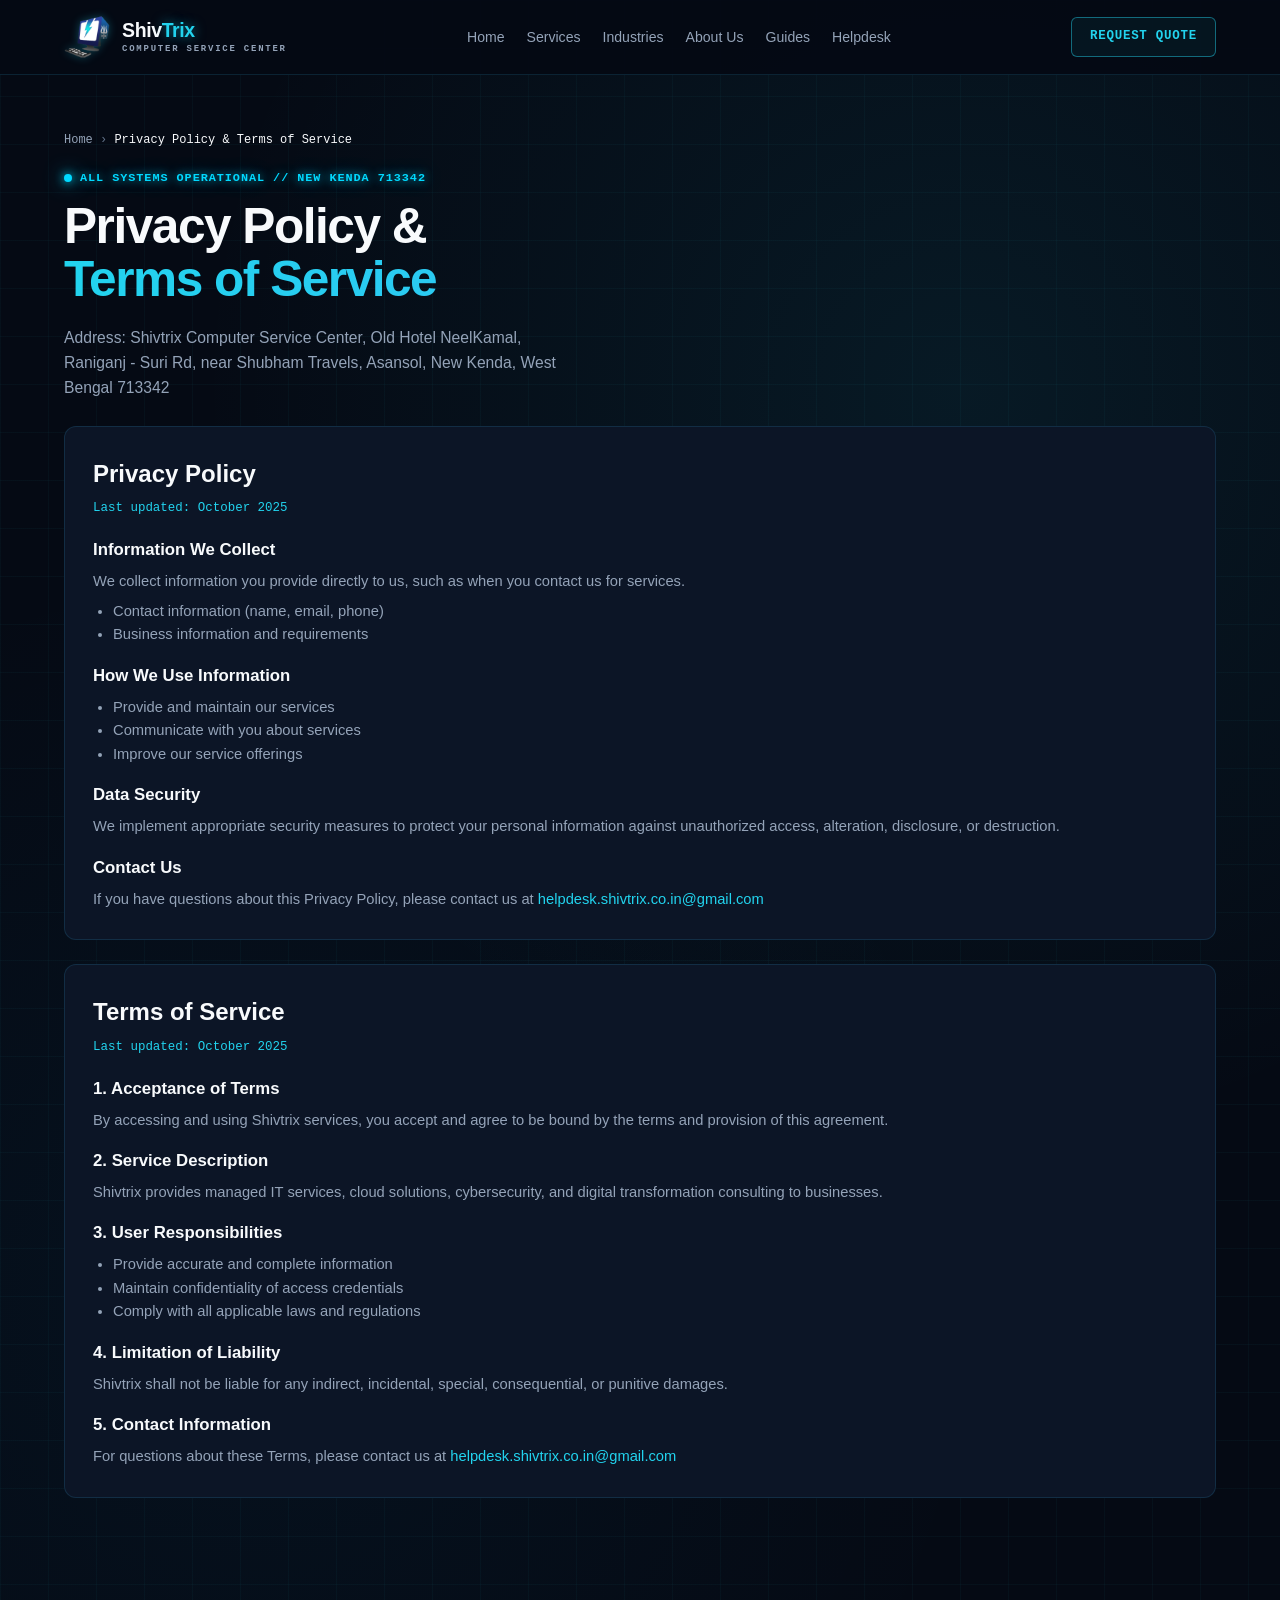
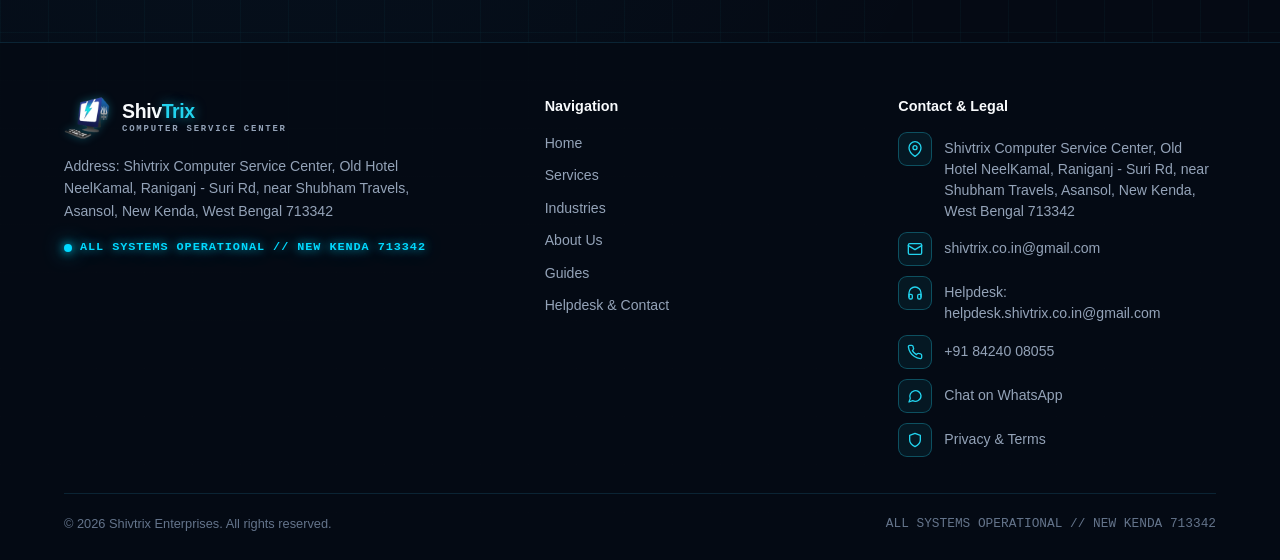
<file: legal.html>
<!DOCTYPE html>
<html lang="en">
<head>
  <meta charset="UTF-8" />
  <meta name="viewport" content="width=device-width, initial-scale=1.0" />
  <title>Privacy Policy &amp; Terms of Service | Shivtrix Enterprises</title>
  <link rel="canonical" href="https://www.helpdesk-shivtrix-co-in.workers.dev/legal.html" />
  <link rel="icon" href="favicon.ico" sizes="any" />
  <link rel="icon" type="image/png" sizes="32x32" href="favicon-32.png" />
  <link rel="apple-touch-icon" href="apple-touch-icon.png" />
  <meta name="theme-color" content="#050a14" />
  <link rel="stylesheet" href="style.css" />
  <script type="application/ld+json">
  {
    "@context": "https://schema.org",
    "@type": "ComputerStore",
    "name": "Shivtrix Computer Service Center",
    "alternateName": "Shivtrix Enterprises",
    "url": "https://www.helpdesk-shivtrix-co-in.workers.dev/",
    "telephone": "+91-84240-08055",
    "email": "shivtrix.co.in@gmail.com",
    "address": {
      "@type": "PostalAddress",
      "streetAddress": "Old Hotel NeelKamal, Raniganj - Suri Rd, near Shubham Travels, New Kenda",
      "addressLocality": "Asansol",
      "addressRegion": "West Bengal",
      "postalCode": "713342",
      "addressCountry": "IN"
    }
  }
  </script>
</head>
<body>
  <header class="navbar">
    <div class="container nav-wrap">
      <a class="logo" href="index.html" aria-label="Shivtrix Computer Service Center - Home">
        <span class="logo-mark"><img class="logo-still" src="logo.png" alt="Shivtrix logo" width="46" height="46" /><img class="logo-anim" src="logo-anim.webp" alt="" aria-hidden="true" width="46" height="46" loading="lazy" decoding="async" /></span><span class="logo-text"><strong>Shiv<em>Trix</em></strong><small>Computer Service Center</small></span>
      </a>
      <nav aria-label="Primary Navigation">
        <ul class="nav-menu" id="navMenu">
          <li><a href="index.html">Home</a></li>
          <li><a href="services.html">Services</a></li>
          <li><a href="industries.html">Industries</a></li>
          <li><a href="about.html">About Us</a></li>
          <li><a href="blog.html">Guides</a></li>
          <li><a href="helpdesk.html">Helpdesk</a></li>
        </ul>
      </nav>
      <div class="nav-actions">
        <a class="btn-quote" href="helpdesk.html"><span class="q-long">Request&nbsp;</span>Quote</a>
        <button class="mobile-btn" id="mobileBtn" type="button" aria-expanded="false" aria-controls="navMenu" aria-label="Open menu"><span class="bar"></span><span class="bar"></span><span class="bar"></span></button>
      </div>
    </div>
  </header>
  <main class="section">
    <div class="container">
      <div class="breadcrumb"><a href="index.html">Home</a> &rsaquo; <span style="color:var(--text-main);">Privacy Policy &amp; Terms of Service</span></div>
      <div class="sys-status" style="margin-top:0; margin-bottom:12px;">ALL SYSTEMS OPERATIONAL // NEW KENDA 713342</div>
      <h1 class="hero-title" style="font-size: clamp(2.1rem, 4vw, 3.1rem);">Privacy Policy &amp; <span class="cyan">Terms of Service</span></h1>
      <p class="hero-sub">Address: Shivtrix Computer Service Center, Old Hotel NeelKamal, Raniganj - Suri Rd, near Shubham Travels, Asansol, New Kenda, West Bengal 713342</p>

      <div class="legal-card" id="privacy">
        <h2>Privacy Policy</h2>
        <span class="legal-meta">Last updated: October 2025</span>
        <h3>Information We Collect</h3>
        <p>We collect information you provide directly to us, such as when you contact us for services.</p>
        <ul>
          <li>Contact information (name, email, phone)</li>
          <li>Business information and requirements</li>
        </ul>
        <h3>How We Use Information</h3>
        <ul>
          <li>Provide and maintain our services</li>
          <li>Communicate with you about services</li>
          <li>Improve our service offerings</li>
        </ul>
        <h3>Data Security</h3>
        <p>We implement appropriate security measures to protect your personal information against unauthorized access, alteration, disclosure, or destruction.</p>
        <h3>Contact Us</h3>
        <p>If you have questions about this Privacy Policy, please contact us at <a href="mailto:helpdesk.shivtrix.co.in@gmail.com" style="color:var(--cyan);">helpdesk.shivtrix.co.in@gmail.com</a></p>
      </div>

      <div class="legal-card" id="terms">
        <h2>Terms of Service</h2>
        <span class="legal-meta">Last updated: October 2025</span>
        <h3>1. Acceptance of Terms</h3>
        <p>By accessing and using Shivtrix services, you accept and agree to be bound by the terms and provision of this agreement.</p>
        <h3>2. Service Description</h3>
        <p>Shivtrix provides managed IT services, cloud solutions, cybersecurity, and digital transformation consulting to businesses.</p>
        <h3>3. User Responsibilities</h3>
        <ul>
          <li>Provide accurate and complete information</li>
          <li>Maintain confidentiality of access credentials</li>
          <li>Comply with all applicable laws and regulations</li>
        </ul>
        <h3>4. Limitation of Liability</h3>
        <p>Shivtrix shall not be liable for any indirect, incidental, special, consequential, or punitive damages.</p>
        <h3>5. Contact Information</h3>
        <p>For questions about these Terms, please contact us at <a href="mailto:helpdesk.shivtrix.co.in@gmail.com" style="color:var(--cyan);">helpdesk.shivtrix.co.in@gmail.com</a></p>
      </div>
    </div>
  </main>
  <footer class="footer">
    <div class="container">
      <div class="footer-grid">
        <div>
          <a class="logo" href="index.html" style="margin-bottom: 14px;">
            <span class="logo-mark"><img class="logo-still" src="logo.png" alt="Shivtrix logo" width="46" height="46" /><img class="logo-anim" src="logo-anim.webp" alt="" aria-hidden="true" width="46" height="46" loading="lazy" decoding="async" /></span><span class="logo-text"><strong>Shiv<em>Trix</em></strong><small>Computer Service Center</small></span>
          </a>
          <p style="color: var(--text-muted); font-size: 0.88rem; max-width: 46ch;">
            Address: Shivtrix Computer Service Center, Old Hotel NeelKamal, Raniganj - Suri Rd, near Shubham Travels, Asansol, New Kenda, West Bengal 713342
          </p>
          <div class="sys-status">ALL SYSTEMS OPERATIONAL // NEW KENDA 713342</div>
        </div>
        <div>
          <h4>Navigation</h4>
          <ul>
            <li><a href="index.html">Home</a></li>
            <li><a href="services.html">Services</a></li>
            <li><a href="industries.html">Industries</a></li>
            <li><a href="about.html">About Us</a></li>
            <li><a href="blog.html">Guides</a></li>
            <li><a href="helpdesk.html">Helpdesk &amp; Contact</a></li>
          </ul>
        </div>
        <div>
          <h4>Contact &amp; Legal</h4>
          <ul class="contact-list">
            <li><span class="ci"><svg class="" viewBox="0 0 24 24" fill="none" stroke="currentColor" stroke-width="2" stroke-linecap="round" stroke-linejoin="round" aria-hidden="true"><path d="M21 10c0 7-9 13-9 13s-9-6-9-13a9 9 0 0 1 18 0z"/><circle cx="12" cy="10" r="3"/></svg></span><span class="ct">Shivtrix Computer Service Center, Old Hotel NeelKamal, Raniganj - Suri Rd, near Shubham Travels, Asansol, New Kenda, West Bengal 713342</span></li>
            <li><span class="ci"><svg class="" viewBox="0 0 24 24" fill="none" stroke="currentColor" stroke-width="2" stroke-linecap="round" stroke-linejoin="round" aria-hidden="true"><rect x="2" y="4" width="20" height="16" rx="2"/><path d="m22 7-10 6L2 7"/></svg></span><span class="ct"><a href="mailto:shivtrix.co.in@gmail.com">shivtrix.co.in@gmail.com</a></span></li>
            <li><span class="ci"><svg class="" viewBox="0 0 24 24" fill="none" stroke="currentColor" stroke-width="2" stroke-linecap="round" stroke-linejoin="round" aria-hidden="true"><path d="M3 18v-6a9 9 0 0 1 18 0v6"/><path d="M21 19a2 2 0 0 1-2 2h-1a2 2 0 0 1-2-2v-3a2 2 0 0 1 2-2h3zM3 19a2 2 0 0 0 2 2h1a2 2 0 0 0 2-2v-3a2 2 0 0 0-2-2H3z"/></svg></span><span class="ct">Helpdesk: <a href="mailto:helpdesk.shivtrix.co.in@gmail.com">helpdesk.shivtrix.co.in@gmail.com</a></span></li>
            <li><span class="ci"><svg class="" viewBox="0 0 24 24" fill="none" stroke="currentColor" stroke-width="2" stroke-linecap="round" stroke-linejoin="round" aria-hidden="true"><path d="M22 16.9v3a2 2 0 0 1-2.2 2 19.8 19.8 0 0 1-8.6-3.1 19.5 19.5 0 0 1-6-6A19.8 19.8 0 0 1 2.1 4.2 2 2 0 0 1 4.1 2h3a2 2 0 0 1 2 1.7c.1 1 .4 1.9.7 2.8a2 2 0 0 1-.5 2.1L8.1 9.9a16 16 0 0 0 6 6l1.3-1.3a2 2 0 0 1 2.1-.4c.9.3 1.8.6 2.8.7a2 2 0 0 1 1.7 2z"/></svg></span><span class="ct"><a href="tel:+918424008055">+91 84240 08055</a></span></li>
            <li><span class="ci"><svg class="" viewBox="0 0 24 24" fill="none" stroke="currentColor" stroke-width="2" stroke-linecap="round" stroke-linejoin="round" aria-hidden="true"><path d="M21 11.5a8.4 8.4 0 0 1-12.4 7.4L3 21l1.9-5.4A8.4 8.4 0 1 1 21 11.5z"/></svg></span><span class="ct"><a href="https://wa.me/918424008055" target="_blank" rel="noopener">Chat on WhatsApp</a></span></li>
            <li><span class="ci"><svg class="" viewBox="0 0 24 24" fill="none" stroke="currentColor" stroke-width="2" stroke-linecap="round" stroke-linejoin="round" aria-hidden="true"><path d="M12 22s8-4 8-10V5l-8-3-8 3v7c0 6 8 10 8 10z"/></svg></span><span class="ct"><a href="legal.html">Privacy &amp; Terms</a></span></li>
          </ul>
        </div>
      </div>
      <div class="footer-bottom">
        <span>&copy; 2026 Shivtrix Enterprises. All rights reserved.</span>
        <span class="mono">ALL SYSTEMS OPERATIONAL // NEW KENDA 713342</span>
      </div>
    </div>
  </footer>
  <script src="script.js"></script>
</body>
</html>
</file>
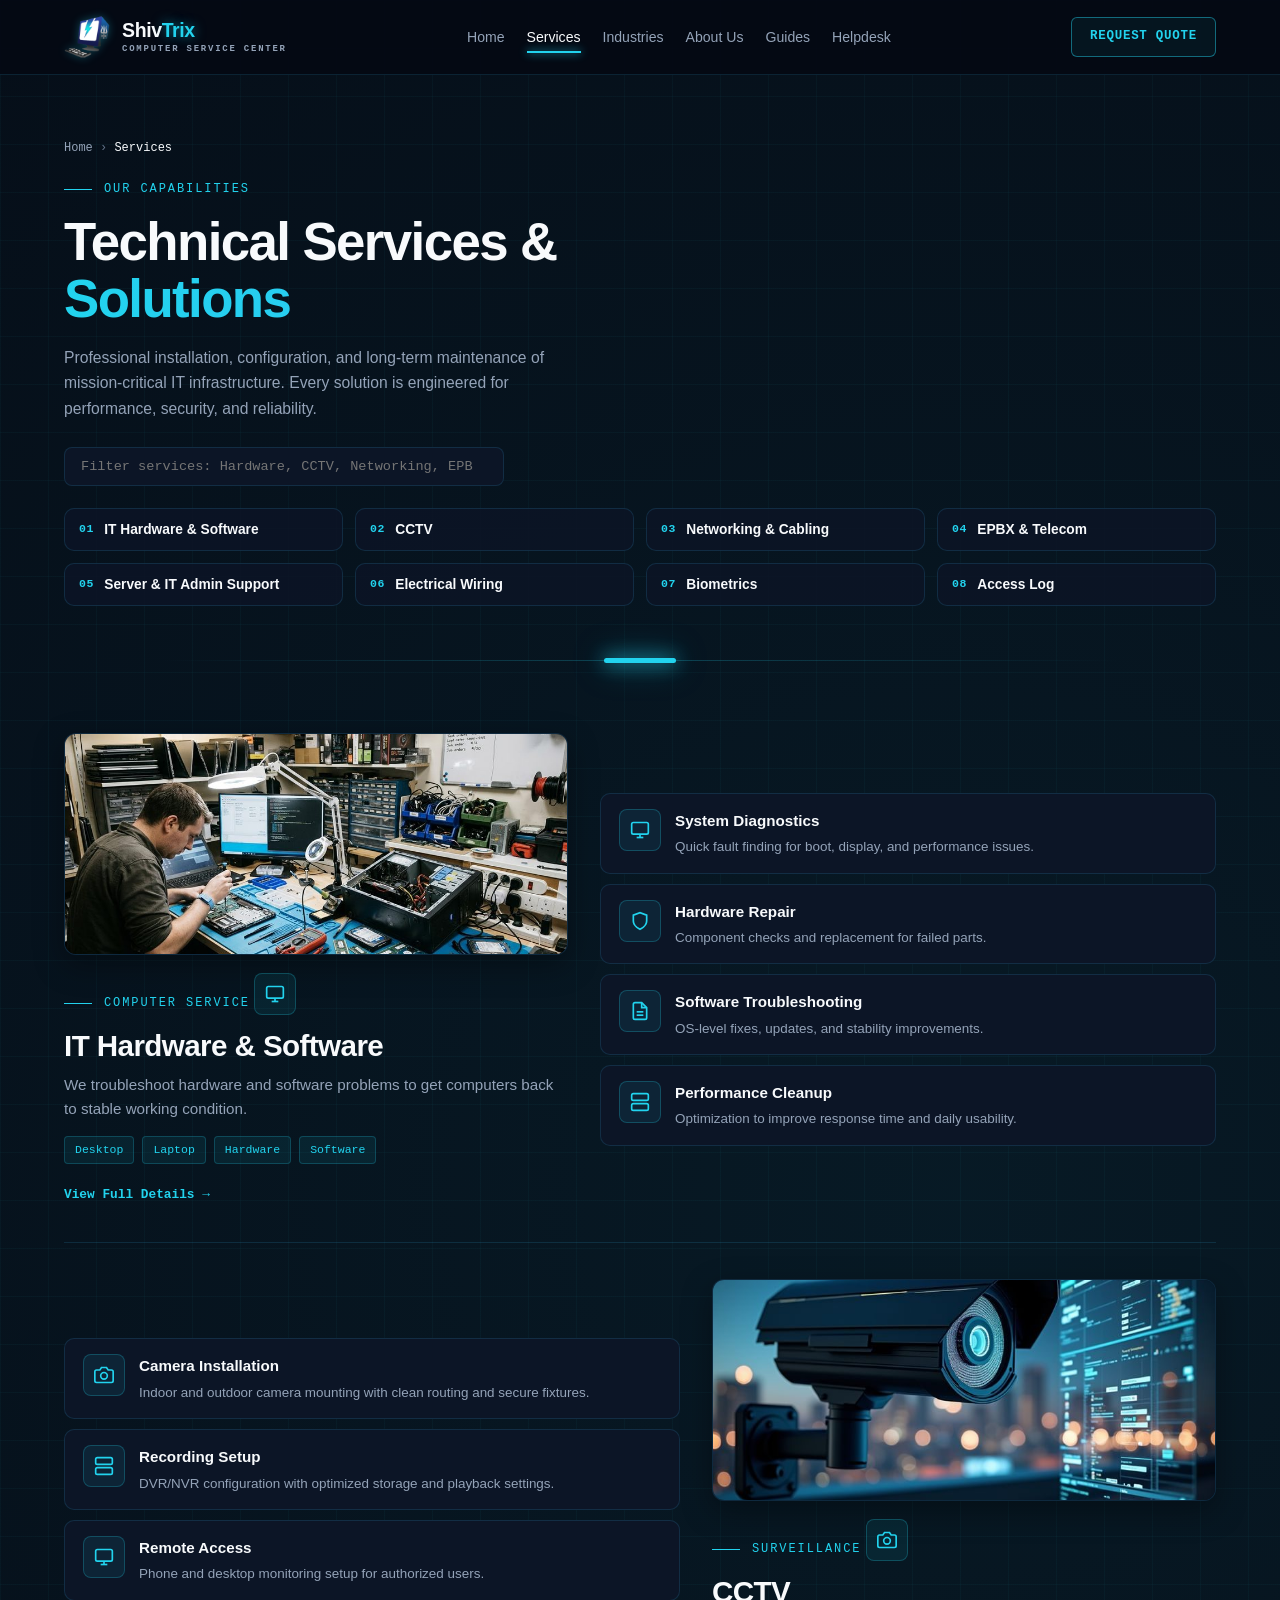
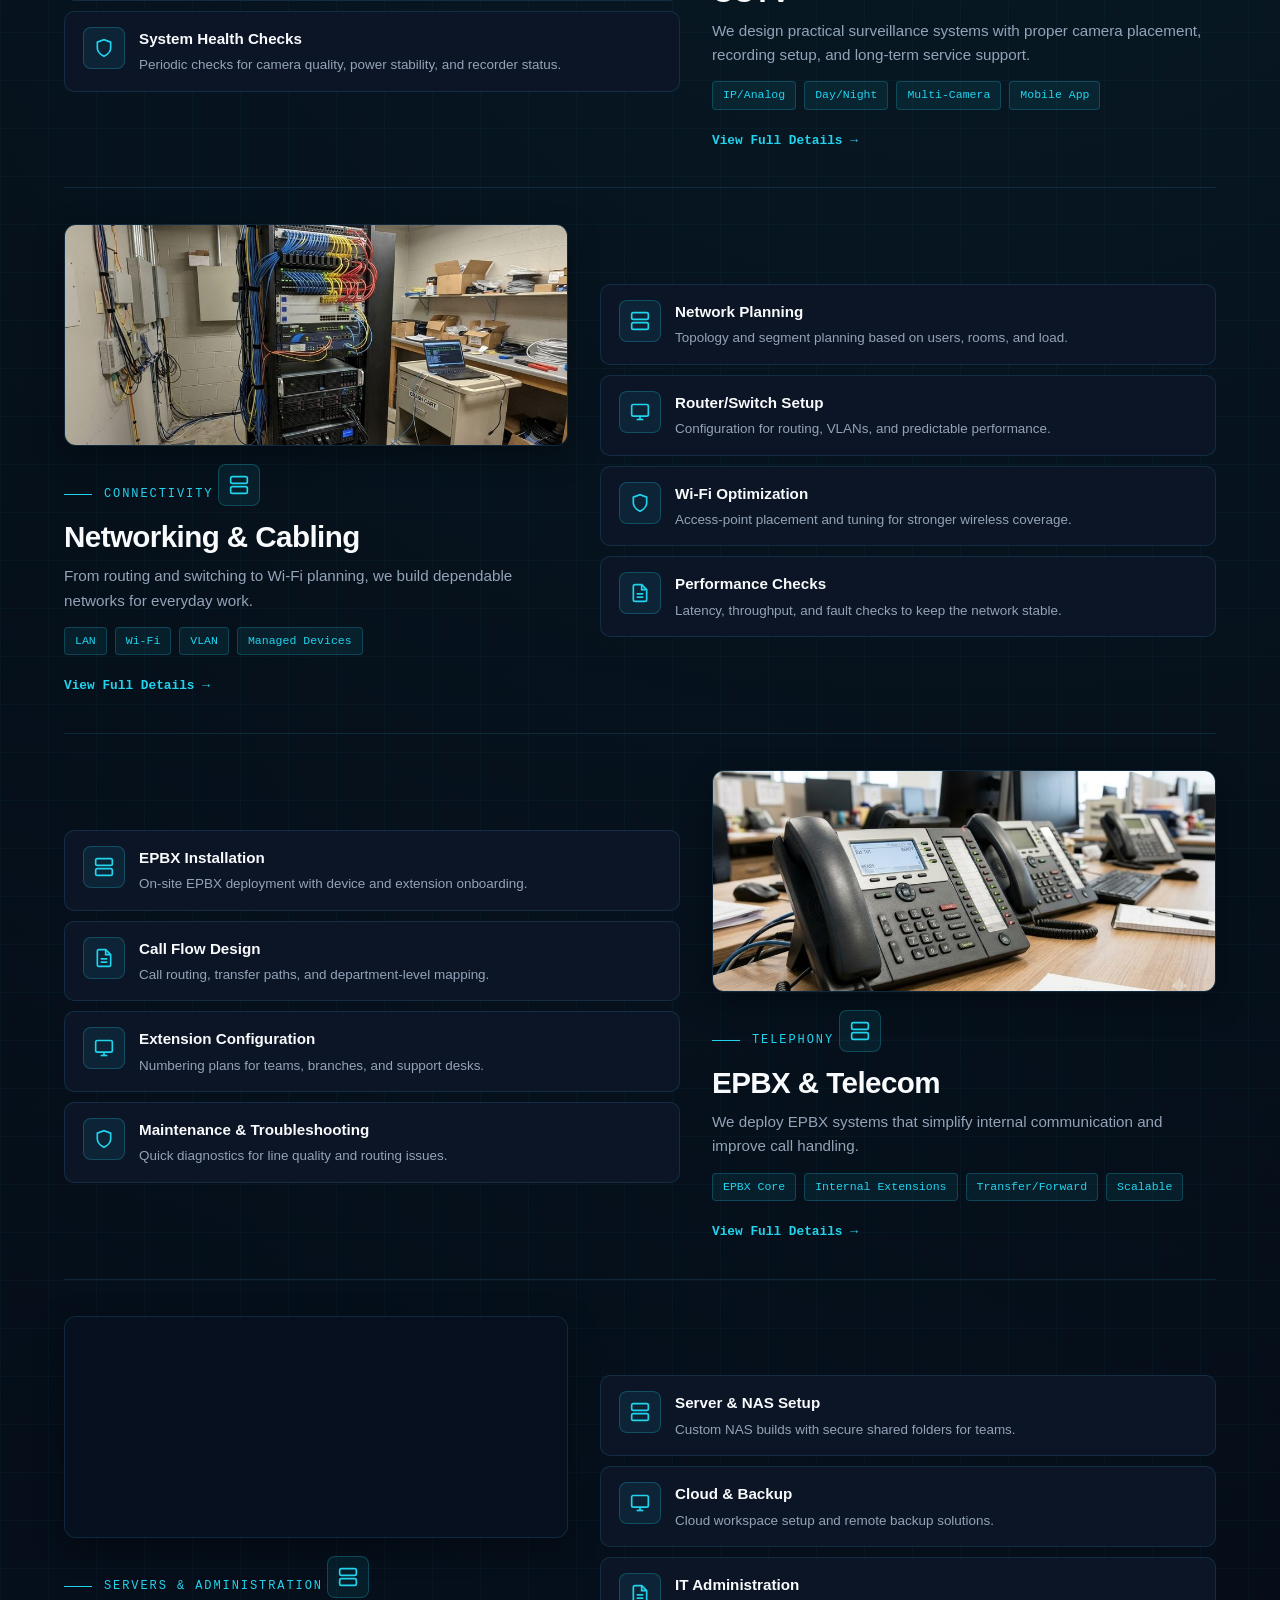
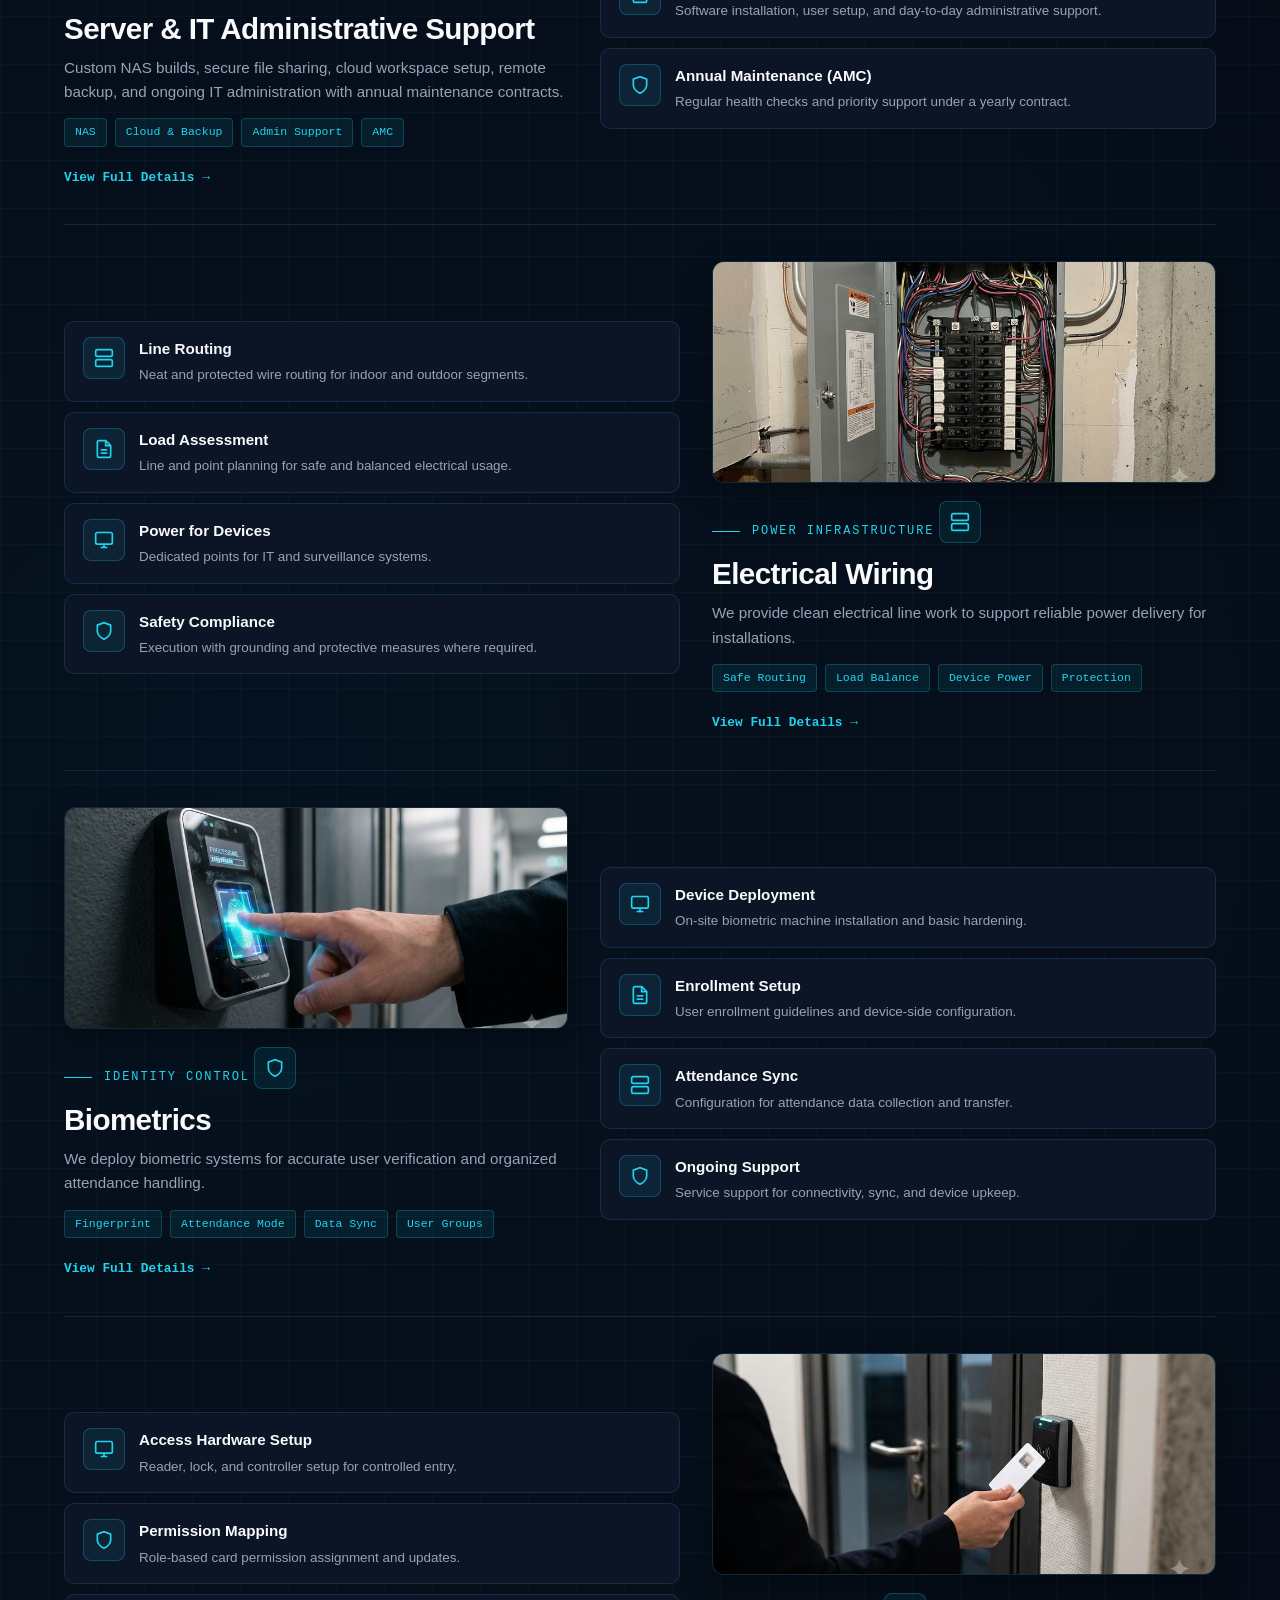
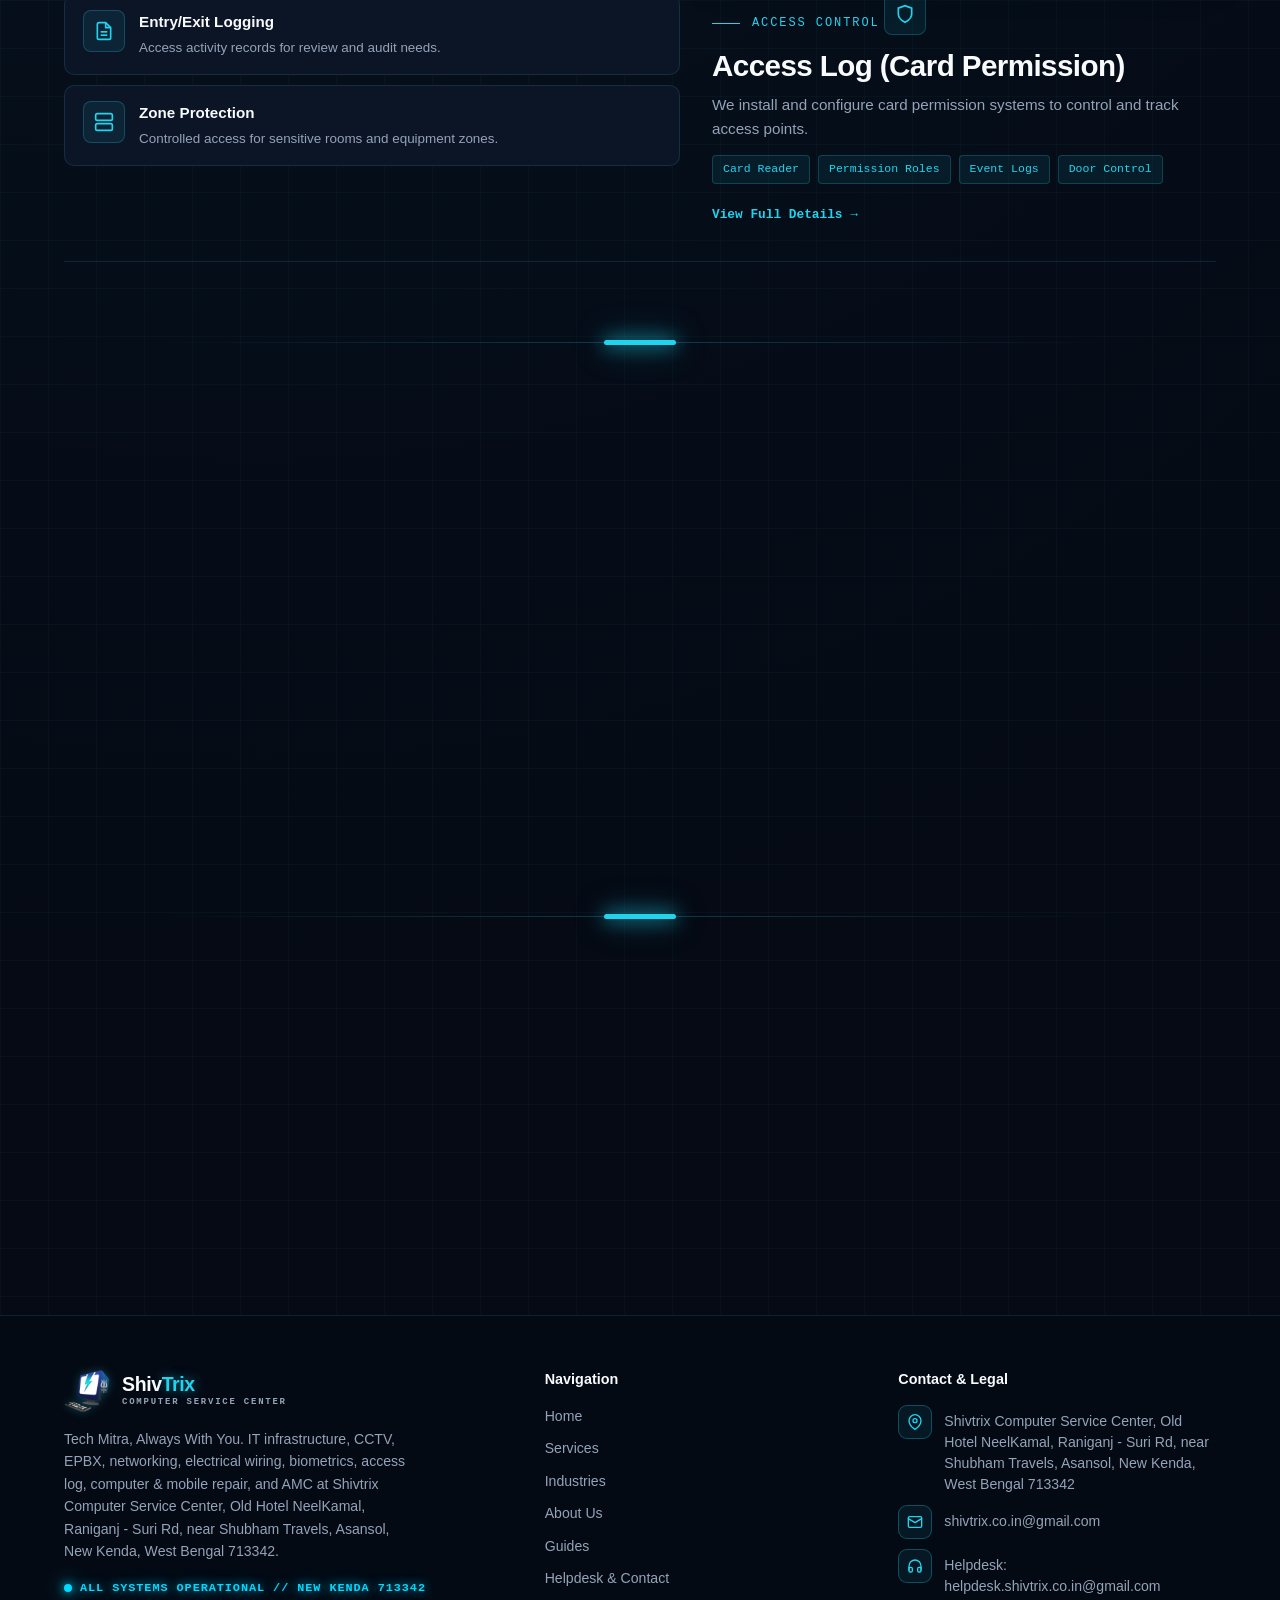
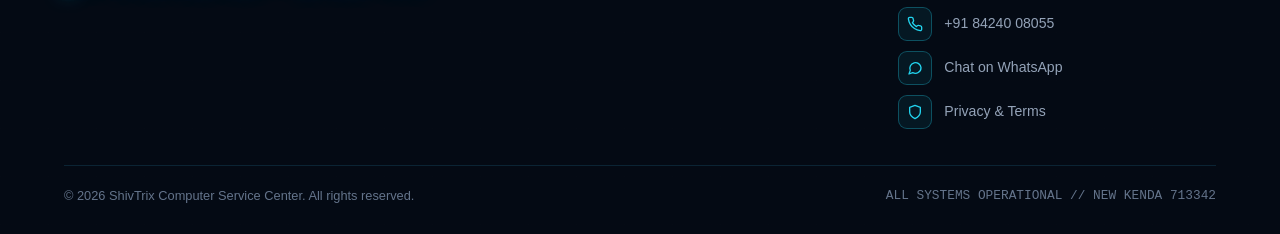
<file: services.html>
<!DOCTYPE html>
<html lang="en">
<head>
  <meta charset="UTF-8" />
  <meta name="viewport" content="width=device-width, initial-scale=1.0" />
  <title>Services &amp; Capabilities | ShivTrix Computer Service Center</title>
  <meta name="description" content="Technical Services & Solutions by ShivTrix Computer Service Center: CCTV, EPBX (Telephone), Networking, Electrical Wiring, Biometrics, Access Log (Card Permission), and Computer Repairing." />
  <meta name="robots" content="index, follow" />
  <link rel="canonical" href="https://www.helpdesk-shivtrix-co-in.workers.dev/services.html" />
  <link rel="icon" href="favicon.ico" sizes="any" />
  <link rel="icon" type="image/png" sizes="32x32" href="favicon-32.png" />
  <link rel="apple-touch-icon" href="apple-touch-icon.png" />
  <meta name="theme-color" content="#050a14" />
  <link rel="stylesheet" href="style.css" />
  <script type="application/ld+json">
  {
    "@context": "https://schema.org",
    "@type": "ComputerStore",
    "name": "ShivTrix Computer Service Center",
    "alternateName": "ShivTrix Enterprises",
    "url": "https://www.helpdesk-shivtrix-co-in.workers.dev/",
    "telephone": "+91-84240-08055",
    "email": "shivtrix.co.in@gmail.com",
    "address": {
      "@type": "PostalAddress",
      "streetAddress": "New Kenda, Old Hotel NeelKamal, Raniganj - Suri Rd, near Shubham Travels, Khas Kenda",
      "addressLocality": "Asansol",
      "addressRegion": "West Bengal",
      "postalCode": "713342",
      "addressCountry": "IN"
    }
  }
  </script>
</head>
<body>
  <header class="navbar">
    <div class="container nav-wrap">
      <a class="logo" href="index.html" aria-label="Shivtrix Computer Service Center - Home">
        <span class="logo-mark"><img class="logo-still" src="logo.png" alt="Shivtrix logo" width="46" height="46" /><img class="logo-anim" src="logo-anim.webp" alt="" aria-hidden="true" width="46" height="46" loading="lazy" decoding="async" /></span><span class="logo-text"><strong>Shiv<em>Trix</em></strong><small>Computer Service Center</small></span>
      </a>
      <nav aria-label="Primary Navigation">
        <ul class="nav-menu" id="navMenu">
          <li><a href="index.html">Home</a></li>
          <li><a href="services.html">Services</a></li>
          <li><a href="industries.html">Industries</a></li>
          <li><a href="about.html">About Us</a></li>
          <li><a href="blog.html">Guides</a></li>
          <li><a href="helpdesk.html">Helpdesk</a></li>
        </ul>
      </nav>
      <div class="nav-actions">
        <a class="btn-quote" href="helpdesk.html"><span class="q-long">Request&nbsp;</span>Quote</a>
        <button class="mobile-btn" id="mobileBtn" type="button" aria-expanded="false" aria-controls="navMenu" aria-label="Open menu"><span class="bar"></span><span class="bar"></span><span class="bar"></span></button>
      </div>
    </div>
  </header>

  <main>
    <section class="hero" style="padding-bottom: 24px;">
      <div class="container">
        <div class="breadcrumb"><a href="index.html">Home</a> &rsaquo; <span style="color:var(--text-main);">Services</span></div>
        <div class="eyebrow">OUR CAPABILITIES</div>
        <h1 class="hero-title" style="font-size: clamp(2.2rem, 4.2vw, 3.3rem);">Technical Services &amp; <span class="cyan">Solutions</span></h1>
        <p class="hero-sub">Professional installation, configuration, and long-term maintenance of mission-critical IT infrastructure. Every solution is engineered for performance, security, and reliability.</p>
        <input type="search" id="serviceFilter" class="search-bar" placeholder="Filter services: Hardware, CCTV, Networking, EPBX, Server, Electrical, Biometrics..." aria-label="Filter services" />
        <ul class="hero-chips hero-chips-8" aria-label="Jump to a service">
          <li><a href="#it-hardware"><b>01</b><span>IT Hardware &amp; Software</span></a></li>
          <li><a href="#cctv"><b>02</b><span>CCTV</span></a></li>
          <li><a href="#networking"><b>03</b><span>Networking &amp; Cabling</span></a></li>
          <li><a href="#epbx"><b>04</b><span>EPBX &amp; Telecom</span></a></li>
          <li><a href="#server-it-admin"><b>05</b><span>Server &amp; IT Admin Support</span></a></li>
          <li><a href="#electrical"><b>06</b><span>Electrical Wiring</span></a></li>
          <li><a href="#biometrics"><b>07</b><span>Biometrics</span></a></li>
          <li><a href="#access-control"><b>08</b><span>Access Log</span></a></li>
        </ul>
      </div>
    </section>

    <div class="glow-divider"></div>

    <section class="section" style="padding-top: 12px;">
      <div class="container">
        <!-- 1. Computer Repairing -->
        <div class="service-split" id="it-hardware" data-service-block>
          <div>
            <figure class="svc-photo"><img src="images/pc-laptop.jpg" alt="Technician repairing a computer" loading="lazy" /></figure>
            <div class="eyebrow">COMPUTER SERVICE</div>
            <div class="icon-box"><svg width="20" height="20" viewBox="0 0 24 24" fill="none" stroke="currentColor" stroke-width="2"><rect x="2" y="3" width="20" height="14" rx="2"/><line x1="8" y1="21" x2="16" y2="21"/><line x1="12" y1="17" x2="12" y2="21"/></svg></div>
            <h2 class="section-heading" style="font-size:1.85rem;">IT Hardware &amp; Software</h2>
            <p class="section-sub">We troubleshoot hardware and software problems to get computers back to stable working condition.</p>
            <div class="pill-tags">
              <span class="pill-tag">Desktop</span>
              <span class="pill-tag">Laptop</span>
              <span class="pill-tag">Hardware</span>
              <span class="pill-tag">Software</span>
            </div>
            <a class="full-details-link" href="helpdesk.html?service=IT%20Hardware%20%26%20Software#formPanel">View Full Details &rarr;</a>
          </div>
          <div class="sub-cards">
            <div class="sub-card"><div class="icon-box" style="margin:0;"><svg width="20" height="20" viewBox="0 0 24 24" fill="none" stroke="currentColor" stroke-width="2"><rect x="2" y="3" width="20" height="14" rx="2"/><line x1="8" y1="21" x2="16" y2="21"/><line x1="12" y1="17" x2="12" y2="21"/></svg></div><div><h4>System Diagnostics</h4><p>Quick fault finding for boot, display, and performance issues.</p></div></div>
            <div class="sub-card"><div class="icon-box" style="margin:0;"><svg width="20" height="20" viewBox="0 0 24 24" fill="none" stroke="currentColor" stroke-width="2"><path d="M12 22s8-4 8-10V5l-8-3-8 3v7c0 6 8 10 8 10z"/></svg></div><div><h4>Hardware Repair</h4><p>Component checks and replacement for failed parts.</p></div></div>
            <div class="sub-card"><div class="icon-box" style="margin:0;"><svg width="20" height="20" viewBox="0 0 24 24" fill="none" stroke="currentColor" stroke-width="2"><path d="M14 2H6a2 2 0 0 0-2 2v16a2 2 0 0 0 2 2h12a2 2 0 0 0 2-2V8z"/><polyline points="14 2 14 8 20 8"/><line x1="16" y1="13" x2="8" y2="13"/><line x1="16" y1="17" x2="8" y2="17"/></svg></div><div><h4>Software Troubleshooting</h4><p>OS-level fixes, updates, and stability improvements.</p></div></div>
            <div class="sub-card"><div class="icon-box" style="margin:0;"><svg width="20" height="20" viewBox="0 0 24 24" fill="none" stroke="currentColor" stroke-width="2"><rect x="2" y="2" width="20" height="8" rx="2"/><rect x="2" y="14" width="20" height="8" rx="2"/><line x1="6" y1="6" x2="6.01" y2="6"/><line x1="6" y1="18" x2="6.01" y2="18"/></svg></div><div><h4>Performance Cleanup</h4><p>Optimization to improve response time and daily usability.</p></div></div>
          </div>
        </div>

        <!-- 2. CCTV -->
        <div class="service-split reverse" id="cctv" data-service-block>
          <div>
            <figure class="svc-photo"><img src="images/cctv.jpg" alt="CCTV camera with live analytics dashboard" loading="lazy" /></figure>
            <div class="eyebrow">SURVEILLANCE</div>
            <div class="icon-box"><svg width="20" height="20" viewBox="0 0 24 24" fill="none" stroke="currentColor" stroke-width="2"><path d="M23 19a2 2 0 0 1-2 2H3a2 2 0 0 1-2-2V8a2 2 0 0 1 2-2h4l2-3h6l2 3h4a2 2 0 0 1 2 2z"/><circle cx="12" cy="13" r="4"/></svg></div>
            <h2 class="section-heading" style="font-size:1.85rem;">CCTV</h2>
            <p class="section-sub">We design practical surveillance systems with proper camera placement, recording setup, and long-term service support.</p>
            <div class="pill-tags">
              <span class="pill-tag">IP/Analog</span>
              <span class="pill-tag">Day/Night</span>
              <span class="pill-tag">Multi-Camera</span>
              <span class="pill-tag">Mobile App</span>
            </div>
            <a class="full-details-link" href="helpdesk.html?service=CCTV#formPanel">View Full Details &rarr;</a>
          </div>
          <div class="sub-cards">
            <div class="sub-card"><div class="icon-box" style="margin:0;"><svg width="20" height="20" viewBox="0 0 24 24" fill="none" stroke="currentColor" stroke-width="2"><path d="M23 19a2 2 0 0 1-2 2H3a2 2 0 0 1-2-2V8a2 2 0 0 1 2-2h4l2-3h6l2 3h4a2 2 0 0 1 2 2z"/><circle cx="12" cy="13" r="4"/></svg></div><div><h4>Camera Installation</h4><p>Indoor and outdoor camera mounting with clean routing and secure fixtures.</p></div></div>
            <div class="sub-card"><div class="icon-box" style="margin:0;"><svg width="20" height="20" viewBox="0 0 24 24" fill="none" stroke="currentColor" stroke-width="2"><rect x="2" y="2" width="20" height="8" rx="2"/><rect x="2" y="14" width="20" height="8" rx="2"/><line x1="6" y1="6" x2="6.01" y2="6"/><line x1="6" y1="18" x2="6.01" y2="18"/></svg></div><div><h4>Recording Setup</h4><p>DVR/NVR configuration with optimized storage and playback settings.</p></div></div>
            <div class="sub-card"><div class="icon-box" style="margin:0;"><svg width="20" height="20" viewBox="0 0 24 24" fill="none" stroke="currentColor" stroke-width="2"><rect x="2" y="3" width="20" height="14" rx="2"/><line x1="8" y1="21" x2="16" y2="21"/><line x1="12" y1="17" x2="12" y2="21"/></svg></div><div><h4>Remote Access</h4><p>Phone and desktop monitoring setup for authorized users.</p></div></div>
            <div class="sub-card"><div class="icon-box" style="margin:0;"><svg width="20" height="20" viewBox="0 0 24 24" fill="none" stroke="currentColor" stroke-width="2"><path d="M12 22s8-4 8-10V5l-8-3-8 3v7c0 6 8 10 8 10z"/></svg></div><div><h4>System Health Checks</h4><p>Periodic checks for camera quality, power stability, and recorder status.</p></div></div>
          </div>
        </div>

        <!-- 3. Networking -->
        <div class="service-split" id="networking" data-service-block>
          <div>
            <figure class="svc-photo"><img src="images/networking.jpg" alt="Corporate networking rack and cabling" loading="lazy" /></figure>
            <div class="eyebrow">CONNECTIVITY</div>
            <div class="icon-box"><svg width="20" height="20" viewBox="0 0 24 24" fill="none" stroke="currentColor" stroke-width="2"><rect x="2" y="2" width="20" height="8" rx="2"/><rect x="2" y="14" width="20" height="8" rx="2"/><line x1="6" y1="6" x2="6.01" y2="6"/><line x1="6" y1="18" x2="6.01" y2="18"/></svg></div>
            <h2 class="section-heading" style="font-size:1.85rem;">Networking &amp; Cabling</h2>
            <p class="section-sub">From routing and switching to Wi-Fi planning, we build dependable networks for everyday work.</p>
            <div class="pill-tags">
              <span class="pill-tag">LAN</span>
              <span class="pill-tag">Wi-Fi</span>
              <span class="pill-tag">VLAN</span>
              <span class="pill-tag">Managed Devices</span>
            </div>
            <a class="full-details-link" href="helpdesk.html?service=Networking%20%26%20Cabling#formPanel">View Full Details &rarr;</a>
          </div>
          <div class="sub-cards">
            <div class="sub-card"><div class="icon-box" style="margin:0;"><svg width="20" height="20" viewBox="0 0 24 24" fill="none" stroke="currentColor" stroke-width="2"><rect x="2" y="2" width="20" height="8" rx="2"/><rect x="2" y="14" width="20" height="8" rx="2"/><line x1="6" y1="6" x2="6.01" y2="6"/><line x1="6" y1="18" x2="6.01" y2="18"/></svg></div><div><h4>Network Planning</h4><p>Topology and segment planning based on users, rooms, and load.</p></div></div>
            <div class="sub-card"><div class="icon-box" style="margin:0;"><svg width="20" height="20" viewBox="0 0 24 24" fill="none" stroke="currentColor" stroke-width="2"><rect x="2" y="3" width="20" height="14" rx="2"/><line x1="8" y1="21" x2="16" y2="21"/><line x1="12" y1="17" x2="12" y2="21"/></svg></div><div><h4>Router/Switch Setup</h4><p>Configuration for routing, VLANs, and predictable performance.</p></div></div>
            <div class="sub-card"><div class="icon-box" style="margin:0;"><svg width="20" height="20" viewBox="0 0 24 24" fill="none" stroke="currentColor" stroke-width="2"><path d="M12 22s8-4 8-10V5l-8-3-8 3v7c0 6 8 10 8 10z"/></svg></div><div><h4>Wi-Fi Optimization</h4><p>Access-point placement and tuning for stronger wireless coverage.</p></div></div>
            <div class="sub-card"><div class="icon-box" style="margin:0;"><svg width="20" height="20" viewBox="0 0 24 24" fill="none" stroke="currentColor" stroke-width="2"><path d="M14 2H6a2 2 0 0 0-2 2v16a2 2 0 0 0 2 2h12a2 2 0 0 0 2-2V8z"/><polyline points="14 2 14 8 20 8"/><line x1="16" y1="13" x2="8" y2="13"/><line x1="16" y1="17" x2="8" y2="17"/></svg></div><div><h4>Performance Checks</h4><p>Latency, throughput, and fault checks to keep the network stable.</p></div></div>
          </div>
        </div>

        <!-- 4. EPBX (Telephone) -->
        <div class="service-split reverse" id="epbx" data-service-block>
          <div>
            <figure class="svc-photo"><img src="images/epbx.jpg" alt="EPBX telephone system on an office desk" loading="lazy" /></figure>
            <div class="eyebrow">TELEPHONY</div>
            <div class="icon-box"><svg width="20" height="20" viewBox="0 0 24 24" fill="none" stroke="currentColor" stroke-width="2"><rect x="2" y="2" width="20" height="8" rx="2"/><rect x="2" y="14" width="20" height="8" rx="2"/><line x1="6" y1="6" x2="6.01" y2="6"/><line x1="6" y1="18" x2="6.01" y2="18"/></svg></div>
            <h2 class="section-heading" style="font-size:1.85rem;">EPBX &amp; Telecom</h2>
            <p class="section-sub">We deploy EPBX systems that simplify internal communication and improve call handling.</p>
            <div class="pill-tags">
              <span class="pill-tag">EPBX Core</span>
              <span class="pill-tag">Internal Extensions</span>
              <span class="pill-tag">Transfer/Forward</span>
              <span class="pill-tag">Scalable</span>
            </div>
            <a class="full-details-link" href="helpdesk.html?service=EPBX%20%26%20Telecom#formPanel">View Full Details &rarr;</a>
          </div>
          <div class="sub-cards">
            <div class="sub-card"><div class="icon-box" style="margin:0;"><svg width="20" height="20" viewBox="0 0 24 24" fill="none" stroke="currentColor" stroke-width="2"><rect x="2" y="2" width="20" height="8" rx="2"/><rect x="2" y="14" width="20" height="8" rx="2"/><line x1="6" y1="6" x2="6.01" y2="6"/><line x1="6" y1="18" x2="6.01" y2="18"/></svg></div><div><h4>EPBX Installation</h4><p>On-site EPBX deployment with device and extension onboarding.</p></div></div>
            <div class="sub-card"><div class="icon-box" style="margin:0;"><svg width="20" height="20" viewBox="0 0 24 24" fill="none" stroke="currentColor" stroke-width="2"><path d="M14 2H6a2 2 0 0 0-2 2v16a2 2 0 0 0 2 2h12a2 2 0 0 0 2-2V8z"/><polyline points="14 2 14 8 20 8"/><line x1="16" y1="13" x2="8" y2="13"/><line x1="16" y1="17" x2="8" y2="17"/></svg></div><div><h4>Call Flow Design</h4><p>Call routing, transfer paths, and department-level mapping.</p></div></div>
            <div class="sub-card"><div class="icon-box" style="margin:0;"><svg width="20" height="20" viewBox="0 0 24 24" fill="none" stroke="currentColor" stroke-width="2"><rect x="2" y="3" width="20" height="14" rx="2"/><line x1="8" y1="21" x2="16" y2="21"/><line x1="12" y1="17" x2="12" y2="21"/></svg></div><div><h4>Extension Configuration</h4><p>Numbering plans for teams, branches, and support desks.</p></div></div>
            <div class="sub-card"><div class="icon-box" style="margin:0;"><svg width="20" height="20" viewBox="0 0 24 24" fill="none" stroke="currentColor" stroke-width="2"><path d="M12 22s8-4 8-10V5l-8-3-8 3v7c0 6 8 10 8 10z"/></svg></div><div><h4>Maintenance &amp; Troubleshooting</h4><p>Quick diagnostics for line quality and routing issues.</p></div></div>
          </div>
        </div>

        <!-- 5. Server & IT Administrative Support -->
        <div class="service-split" id="server-it-admin" data-service-block>
          <div>
            <figure class="svc-photo"><img src="images/server-cloud.jpg" alt="Server, NAS and cloud setup" loading="lazy" decoding="async" /></figure>
            <div class="eyebrow">SERVERS &amp; ADMINISTRATION</div>
            <div class="icon-box"><svg width="20" height="20" viewBox="0 0 24 24" fill="none" stroke="currentColor" stroke-width="2"><rect x="2" y="2" width="20" height="8" rx="2"/><rect x="2" y="14" width="20" height="8" rx="2"/><line x1="6" y1="6" x2="6.01" y2="6"/><line x1="6" y1="18" x2="6.01" y2="18"/></svg></div>
            <h2 class="section-heading" style="font-size:1.85rem;">Server &amp; IT Administrative Support</h2>
            <p class="section-sub">Custom NAS builds, secure file sharing, cloud workspace setup, remote backup, and ongoing IT administration with annual maintenance contracts.</p>
            <div class="pill-tags">
              <span class="pill-tag">NAS</span>
              <span class="pill-tag">Cloud &amp; Backup</span>
              <span class="pill-tag">Admin Support</span>
              <span class="pill-tag">AMC</span>
            </div>
            <a class="full-details-link" href="helpdesk.html?service=Server%20%26%20IT%20Administrative%20Support#formPanel">View Full Details &rarr;</a>
          </div>
          <div class="sub-cards">
            <div class="sub-card"><div class="icon-box" style="margin:0;"><svg width="20" height="20" viewBox="0 0 24 24" fill="none" stroke="currentColor" stroke-width="2"><rect x="2" y="2" width="20" height="8" rx="2"/><rect x="2" y="14" width="20" height="8" rx="2"/><line x1="6" y1="6" x2="6.01" y2="6"/><line x1="6" y1="18" x2="6.01" y2="18"/></svg></div><div><h4>Server &amp; NAS Setup</h4><p>Custom NAS builds with secure shared folders for teams.</p></div></div>
            <div class="sub-card"><div class="icon-box" style="margin:0;"><svg width="20" height="20" viewBox="0 0 24 24" fill="none" stroke="currentColor" stroke-width="2"><rect x="2" y="3" width="20" height="14" rx="2"/><line x1="8" y1="21" x2="16" y2="21"/><line x1="12" y1="17" x2="12" y2="21"/></svg></div><div><h4>Cloud &amp; Backup</h4><p>Cloud workspace setup and remote backup solutions.</p></div></div>
            <div class="sub-card"><div class="icon-box" style="margin:0;"><svg width="20" height="20" viewBox="0 0 24 24" fill="none" stroke="currentColor" stroke-width="2"><path d="M14 2H6a2 2 0 0 0-2 2v16a2 2 0 0 0 2 2h12a2 2 0 0 0 2-2V8z"/><polyline points="14 2 14 8 20 8"/><line x1="16" y1="13" x2="8" y2="13"/><line x1="16" y1="17" x2="8" y2="17"/></svg></div><div><h4>IT Administration</h4><p>Software installation, user setup, and day-to-day administrative support.</p></div></div>
            <div class="sub-card"><div class="icon-box" style="margin:0;"><svg width="20" height="20" viewBox="0 0 24 24" fill="none" stroke="currentColor" stroke-width="2"><path d="M12 22s8-4 8-10V5l-8-3-8 3v7c0 6 8 10 8 10z"/></svg></div><div><h4>Annual Maintenance (AMC)</h4><p>Regular health checks and priority support under a yearly contract.</p></div></div>
          </div>
        </div>

        <!-- 6. Electrical Wiring -->
        <div class="service-split reverse" id="electrical" data-service-block>
          <div>
            <figure class="svc-photo"><img src="images/electrical.jpg" alt="Electrical wiring installation" loading="lazy" /></figure>
            <div class="eyebrow">POWER INFRASTRUCTURE</div>
            <div class="icon-box"><svg width="20" height="20" viewBox="0 0 24 24" fill="none" stroke="currentColor" stroke-width="2"><rect x="2" y="2" width="20" height="8" rx="2"/><rect x="2" y="14" width="20" height="8" rx="2"/><line x1="6" y1="6" x2="6.01" y2="6"/><line x1="6" y1="18" x2="6.01" y2="18"/></svg></div>
            <h2 class="section-heading" style="font-size:1.85rem;">Electrical Wiring</h2>
            <p class="section-sub">We provide clean electrical line work to support reliable power delivery for installations.</p>
            <div class="pill-tags">
              <span class="pill-tag">Safe Routing</span>
              <span class="pill-tag">Load Balance</span>
              <span class="pill-tag">Device Power</span>
              <span class="pill-tag">Protection</span>
            </div>
            <a class="full-details-link" href="helpdesk.html?service=Electrical%20Wiring#formPanel">View Full Details &rarr;</a>
          </div>
          <div class="sub-cards">
            <div class="sub-card"><div class="icon-box" style="margin:0;"><svg width="20" height="20" viewBox="0 0 24 24" fill="none" stroke="currentColor" stroke-width="2"><rect x="2" y="2" width="20" height="8" rx="2"/><rect x="2" y="14" width="20" height="8" rx="2"/><line x1="6" y1="6" x2="6.01" y2="6"/><line x1="6" y1="18" x2="6.01" y2="18"/></svg></div><div><h4>Line Routing</h4><p>Neat and protected wire routing for indoor and outdoor segments.</p></div></div>
            <div class="sub-card"><div class="icon-box" style="margin:0;"><svg width="20" height="20" viewBox="0 0 24 24" fill="none" stroke="currentColor" stroke-width="2"><path d="M14 2H6a2 2 0 0 0-2 2v16a2 2 0 0 0 2 2h12a2 2 0 0 0 2-2V8z"/><polyline points="14 2 14 8 20 8"/><line x1="16" y1="13" x2="8" y2="13"/><line x1="16" y1="17" x2="8" y2="17"/></svg></div><div><h4>Load Assessment</h4><p>Line and point planning for safe and balanced electrical usage.</p></div></div>
            <div class="sub-card"><div class="icon-box" style="margin:0;"><svg width="20" height="20" viewBox="0 0 24 24" fill="none" stroke="currentColor" stroke-width="2"><rect x="2" y="3" width="20" height="14" rx="2"/><line x1="8" y1="21" x2="16" y2="21"/><line x1="12" y1="17" x2="12" y2="21"/></svg></div><div><h4>Power for Devices</h4><p>Dedicated points for IT and surveillance systems.</p></div></div>
            <div class="sub-card"><div class="icon-box" style="margin:0;"><svg width="20" height="20" viewBox="0 0 24 24" fill="none" stroke="currentColor" stroke-width="2"><path d="M12 22s8-4 8-10V5l-8-3-8 3v7c0 6 8 10 8 10z"/></svg></div><div><h4>Safety Compliance</h4><p>Execution with grounding and protective measures where required.</p></div></div>
          </div>
        </div>

        <!-- 7. Biometrics -->
        <div class="service-split" id="biometrics" data-service-block>
          <div>
            <figure class="svc-photo"><img src="images/biometrics.jpg" alt="Wall-mounted fingerprint access reader" loading="lazy" /></figure>
            <div class="eyebrow">IDENTITY CONTROL</div>
            <div class="icon-box"><svg width="20" height="20" viewBox="0 0 24 24" fill="none" stroke="currentColor" stroke-width="2"><path d="M12 22s8-4 8-10V5l-8-3-8 3v7c0 6 8 10 8 10z"/></svg></div>
            <h2 class="section-heading" style="font-size:1.85rem;">Biometrics</h2>
            <p class="section-sub">We deploy biometric systems for accurate user verification and organized attendance handling.</p>
            <div class="pill-tags">
              <span class="pill-tag">Fingerprint</span>
              <span class="pill-tag">Attendance Mode</span>
              <span class="pill-tag">Data Sync</span>
              <span class="pill-tag">User Groups</span>
            </div>
            <a class="full-details-link" href="helpdesk.html?service=Biometrics#formPanel">View Full Details &rarr;</a>
          </div>
          <div class="sub-cards">
            <div class="sub-card"><div class="icon-box" style="margin:0;"><svg width="20" height="20" viewBox="0 0 24 24" fill="none" stroke="currentColor" stroke-width="2"><rect x="2" y="3" width="20" height="14" rx="2"/><line x1="8" y1="21" x2="16" y2="21"/><line x1="12" y1="17" x2="12" y2="21"/></svg></div><div><h4>Device Deployment</h4><p>On-site biometric machine installation and basic hardening.</p></div></div>
            <div class="sub-card"><div class="icon-box" style="margin:0;"><svg width="20" height="20" viewBox="0 0 24 24" fill="none" stroke="currentColor" stroke-width="2"><path d="M14 2H6a2 2 0 0 0-2 2v16a2 2 0 0 0 2 2h12a2 2 0 0 0 2-2V8z"/><polyline points="14 2 14 8 20 8"/><line x1="16" y1="13" x2="8" y2="13"/><line x1="16" y1="17" x2="8" y2="17"/></svg></div><div><h4>Enrollment Setup</h4><p>User enrollment guidelines and device-side configuration.</p></div></div>
            <div class="sub-card"><div class="icon-box" style="margin:0;"><svg width="20" height="20" viewBox="0 0 24 24" fill="none" stroke="currentColor" stroke-width="2"><rect x="2" y="2" width="20" height="8" rx="2"/><rect x="2" y="14" width="20" height="8" rx="2"/><line x1="6" y1="6" x2="6.01" y2="6"/><line x1="6" y1="18" x2="6.01" y2="18"/></svg></div><div><h4>Attendance Sync</h4><p>Configuration for attendance data collection and transfer.</p></div></div>
            <div class="sub-card"><div class="icon-box" style="margin:0;"><svg width="20" height="20" viewBox="0 0 24 24" fill="none" stroke="currentColor" stroke-width="2"><path d="M12 22s8-4 8-10V5l-8-3-8 3v7c0 6 8 10 8 10z"/></svg></div><div><h4>Ongoing Support</h4><p>Service support for connectivity, sync, and device upkeep.</p></div></div>
          </div>
        </div>

        <!-- 8. Access Log (Card Permission) -->
        <div class="service-split reverse" id="access-control" data-service-block>
          <div>
            <figure class="svc-photo"><img src="images/access-log.jpg" alt="Keycard scanning at an access control reader" loading="lazy" /></figure>
            <div class="eyebrow">ACCESS CONTROL</div>
            <div class="icon-box"><svg width="20" height="20" viewBox="0 0 24 24" fill="none" stroke="currentColor" stroke-width="2"><path d="M12 22s8-4 8-10V5l-8-3-8 3v7c0 6 8 10 8 10z"/></svg></div>
            <h2 class="section-heading" style="font-size:1.85rem;">Access Log (Card Permission)</h2>
            <p class="section-sub">We install and configure card permission systems to control and track access points.</p>
            <div class="pill-tags">
              <span class="pill-tag">Card Reader</span>
              <span class="pill-tag">Permission Roles</span>
              <span class="pill-tag">Event Logs</span>
              <span class="pill-tag">Door Control</span>
            </div>
            <a class="full-details-link" href="helpdesk.html?service=Access%20Log%20%28Card%20Permission%29#formPanel">View Full Details &rarr;</a>
          </div>
          <div class="sub-cards">
            <div class="sub-card"><div class="icon-box" style="margin:0;"><svg width="20" height="20" viewBox="0 0 24 24" fill="none" stroke="currentColor" stroke-width="2"><rect x="2" y="3" width="20" height="14" rx="2"/><line x1="8" y1="21" x2="16" y2="21"/><line x1="12" y1="17" x2="12" y2="21"/></svg></div><div><h4>Access Hardware Setup</h4><p>Reader, lock, and controller setup for controlled entry.</p></div></div>
            <div class="sub-card"><div class="icon-box" style="margin:0;"><svg width="20" height="20" viewBox="0 0 24 24" fill="none" stroke="currentColor" stroke-width="2"><path d="M12 22s8-4 8-10V5l-8-3-8 3v7c0 6 8 10 8 10z"/></svg></div><div><h4>Permission Mapping</h4><p>Role-based card permission assignment and updates.</p></div></div>
            <div class="sub-card"><div class="icon-box" style="margin:0;"><svg width="20" height="20" viewBox="0 0 24 24" fill="none" stroke="currentColor" stroke-width="2"><path d="M14 2H6a2 2 0 0 0-2 2v16a2 2 0 0 0 2 2h12a2 2 0 0 0 2-2V8z"/><polyline points="14 2 14 8 20 8"/><line x1="16" y1="13" x2="8" y2="13"/><line x1="16" y1="17" x2="8" y2="17"/></svg></div><div><h4>Entry/Exit Logging</h4><p>Access activity records for review and audit needs.</p></div></div>
            <div class="sub-card"><div class="icon-box" style="margin:0;"><svg width="20" height="20" viewBox="0 0 24 24" fill="none" stroke="currentColor" stroke-width="2"><rect x="2" y="2" width="20" height="8" rx="2"/><rect x="2" y="14" width="20" height="8" rx="2"/><line x1="6" y1="6" x2="6.01" y2="6"/><line x1="6" y1="18" x2="6.01" y2="18"/></svg></div><div><h4>Zone Protection</h4><p>Controlled access for sensitive rooms and equipment zones.</p></div></div>
          </div>
        </div>

        <p id="noResults" style="display:none; color:var(--cyan); font-family:var(--font-mono); margin-top:20px;">No matching service found.</p>
      </div>
    </section>

    <div class="glow-divider"></div>

    <!-- Workflow: Our Deployment Process -->
    <section class="section">
      <div class="container">
        <div style="text-align:center; max-width:660px; margin:0 auto 40px;">
          <div class="eyebrow" style="justify-content:center;">WORKFLOW</div>
          <h2 class="section-heading">Our Deployment Process</h2>
          <p class="section-sub" style="margin:10px auto 0;">A proven four-phase methodology that ensures every project is delivered on time, within budget, and to the highest standards.</p>
        </div>
        <div class="timeline" data-timeline>
  <div class="tl-line"><span></span></div>
  <span class="tl-check" style="left:25%"><svg class="" viewBox="0 0 24 24" fill="none" stroke="currentColor" stroke-width="2" stroke-linecap="round" stroke-linejoin="round" aria-hidden="true"><polyline points="20 6 9 17 4 12"/></svg></span>
  <span class="tl-check" style="left:50%"><svg class="" viewBox="0 0 24 24" fill="none" stroke="currentColor" stroke-width="2" stroke-linecap="round" stroke-linejoin="round" aria-hidden="true"><polyline points="20 6 9 17 4 12"/></svg></span>
  <span class="tl-check" style="left:75%"><svg class="" viewBox="0 0 24 24" fill="none" stroke="currentColor" stroke-width="2" stroke-linecap="round" stroke-linejoin="round" aria-hidden="true"><polyline points="20 6 9 17 4 12"/></svg></span>
  <div class="tl-step"><div class="tl-node"><svg class="" viewBox="0 0 24 24" fill="none" stroke="currentColor" stroke-width="2" stroke-linecap="round" stroke-linejoin="round" aria-hidden="true"><path d="M21 11.5a8.4 8.4 0 0 1-12.4 7.4L3 21l1.9-5.4A8.4 8.4 0 1 1 21 11.5z"/></svg><span class="tl-num">01</span></div><h3>Consultation</h3><p>We begin by understanding your requirements, site conditions, and business objectives through detailed discussions and site surveys.</p></div>
  <div class="tl-step"><div class="tl-node"><svg class="" viewBox="0 0 24 24" fill="none" stroke="currentColor" stroke-width="2" stroke-linecap="round" stroke-linejoin="round" aria-hidden="true"><path d="M12 20h9"/><path d="M16.5 3.5a2.1 2.1 0 0 1 3 3L7 19l-4 1 1-4z"/></svg><span class="tl-num">02</span></div><h3>Design</h3><p>Our engineers propose a tailored solution with detailed specifications, network diagrams, equipment lists, and project timelines.</p></div>
  <div class="tl-step"><div class="tl-node"><svg class="" viewBox="0 0 24 24" fill="none" stroke="currentColor" stroke-width="2" stroke-linecap="round" stroke-linejoin="round" aria-hidden="true"><path d="M4.5 16.5c-1.5 1.3-2 5-2 5s3.7-.5 5-2c.7-.8.7-2.1-.1-2.9a2.2 2.2 0 0 0-2.9-.1z"/><path d="M12 15l-3-3a22 22 0 0 1 2-3.9A12.9 12.9 0 0 1 22 2c0 2.7-.8 7.5-6 11a22 22 0 0 1-4 2z"/><path d="M9 12H4s.6-3 2-4c1.6-1.1 5 0 5 0M12 15v5s3-.6 4-2c1.1-1.6 0-5 0-5"/></svg><span class="tl-num">03</span></div><h3>Deploy</h3><p>Professional installation, configuration, and testing. Every cable, device, and system is set up to industry standards with zero shortcuts.</p></div>
  <div class="tl-step"><div class="tl-node"><svg class="" viewBox="0 0 24 24" fill="none" stroke="currentColor" stroke-width="2" stroke-linecap="round" stroke-linejoin="round" aria-hidden="true"><path d="M3 18v-6a9 9 0 0 1 18 0v6"/><path d="M21 19a2 2 0 0 1-2 2h-1a2 2 0 0 1-2-2v-3a2 2 0 0 1 2-2h3zM3 19a2 2 0 0 0 2 2h1a2 2 0 0 0 2-2v-3a2 2 0 0 0-2-2H3z"/></svg><span class="tl-num">04</span></div><h3>Support</h3><p>Post-deployment monitoring, training for your team, and ongoing maintenance to ensure long-term performance and reliability.</p></div>
</div>
      </div>
    </section>

    <div class="glow-divider"></div>

    <!-- Custom Solutions -->
    <section class="section">
      <div class="container">
        <div class="custom-sector-card">
          <div>
            <div class="eyebrow">CUSTOM SOLUTIONS</div>
            <h2 class="section-heading" style="font-size:1.75rem;">Need a Tailored Infrastructure Solution?</h2>
            <p class="section-sub">Every business is unique. Let us design and deploy a custom IT infrastructure package that fits your exact requirements, budget, and timeline.</p>
          </div>
          <a class="btn-cyan" href="helpdesk.html">Contact Engineering &rarr;</a>
        </div>
      </div>
    </section>
  </main>

  <footer class="footer">
    <div class="container">
      <div class="footer-grid">
        <div>
          <a class="logo" href="index.html" style="margin-bottom: 14px;">
            <span class="logo-mark"><img class="logo-still" src="logo.png" alt="Shivtrix logo" width="46" height="46" /><img class="logo-anim" src="logo-anim.webp" alt="" aria-hidden="true" width="46" height="46" loading="lazy" decoding="async" /></span><span class="logo-text"><strong>Shiv<em>Trix</em></strong><small>Computer Service Center</small></span>
          </a>
          <p style="color: var(--text-muted); font-size: 0.88rem; max-width: 44ch;">
            Tech Mitra, Always With You. IT infrastructure, CCTV, EPBX, networking, electrical wiring, biometrics, access log, computer &amp; mobile repair, and AMC at Shivtrix Computer Service Center, Old Hotel NeelKamal, Raniganj - Suri Rd, near Shubham Travels, Asansol, New Kenda, West Bengal 713342.
          </p>
          <div class="sys-status">ALL SYSTEMS OPERATIONAL // NEW KENDA 713342</div>
        </div>
        <div>
          <h4>Navigation</h4>
          <ul>
            <li><a href="index.html">Home</a></li>
            <li><a href="services.html">Services</a></li>
            <li><a href="industries.html">Industries</a></li>
            <li><a href="about.html">About Us</a></li>
            <li><a href="blog.html">Guides</a></li>
            <li><a href="helpdesk.html">Helpdesk &amp; Contact</a></li>
          </ul>
        </div>
        <div>
          <h4>Contact &amp; Legal</h4>
          <ul class="contact-list">
            <li><span class="ci"><svg class="" viewBox="0 0 24 24" fill="none" stroke="currentColor" stroke-width="2" stroke-linecap="round" stroke-linejoin="round" aria-hidden="true"><path d="M21 10c0 7-9 13-9 13s-9-6-9-13a9 9 0 0 1 18 0z"/><circle cx="12" cy="10" r="3"/></svg></span><span class="ct">Shivtrix Computer Service Center, Old Hotel NeelKamal, Raniganj - Suri Rd, near Shubham Travels, Asansol, New Kenda, West Bengal 713342</span></li>
            <li><span class="ci"><svg class="" viewBox="0 0 24 24" fill="none" stroke="currentColor" stroke-width="2" stroke-linecap="round" stroke-linejoin="round" aria-hidden="true"><rect x="2" y="4" width="20" height="16" rx="2"/><path d="m22 7-10 6L2 7"/></svg></span><span class="ct"><a href="mailto:shivtrix.co.in@gmail.com">shivtrix.co.in@gmail.com</a></span></li>
            <li><span class="ci"><svg class="" viewBox="0 0 24 24" fill="none" stroke="currentColor" stroke-width="2" stroke-linecap="round" stroke-linejoin="round" aria-hidden="true"><path d="M3 18v-6a9 9 0 0 1 18 0v6"/><path d="M21 19a2 2 0 0 1-2 2h-1a2 2 0 0 1-2-2v-3a2 2 0 0 1 2-2h3zM3 19a2 2 0 0 0 2 2h1a2 2 0 0 0 2-2v-3a2 2 0 0 0-2-2H3z"/></svg></span><span class="ct">Helpdesk: <a href="mailto:helpdesk.shivtrix.co.in@gmail.com">helpdesk.shivtrix.co.in@gmail.com</a></span></li>
            <li><span class="ci"><svg class="" viewBox="0 0 24 24" fill="none" stroke="currentColor" stroke-width="2" stroke-linecap="round" stroke-linejoin="round" aria-hidden="true"><path d="M22 16.9v3a2 2 0 0 1-2.2 2 19.8 19.8 0 0 1-8.6-3.1 19.5 19.5 0 0 1-6-6A19.8 19.8 0 0 1 2.1 4.2 2 2 0 0 1 4.1 2h3a2 2 0 0 1 2 1.7c.1 1 .4 1.9.7 2.8a2 2 0 0 1-.5 2.1L8.1 9.9a16 16 0 0 0 6 6l1.3-1.3a2 2 0 0 1 2.1-.4c.9.3 1.8.6 2.8.7a2 2 0 0 1 1.7 2z"/></svg></span><span class="ct"><a href="tel:+918424008055">+91 84240 08055</a></span></li>
            <li><span class="ci"><svg class="" viewBox="0 0 24 24" fill="none" stroke="currentColor" stroke-width="2" stroke-linecap="round" stroke-linejoin="round" aria-hidden="true"><path d="M21 11.5a8.4 8.4 0 0 1-12.4 7.4L3 21l1.9-5.4A8.4 8.4 0 1 1 21 11.5z"/></svg></span><span class="ct"><a href="https://wa.me/918424008055" target="_blank" rel="noopener">Chat on WhatsApp</a></span></li>
            <li><span class="ci"><svg class="" viewBox="0 0 24 24" fill="none" stroke="currentColor" stroke-width="2" stroke-linecap="round" stroke-linejoin="round" aria-hidden="true"><path d="M12 22s8-4 8-10V5l-8-3-8 3v7c0 6 8 10 8 10z"/></svg></span><span class="ct"><a href="legal.html">Privacy &amp; Terms</a></span></li>
          </ul>
        </div>
      </div>
      <div class="footer-bottom">
        <span>&copy; 2026 ShivTrix Computer Service Center. All rights reserved.</span>
        <span class="mono">ALL SYSTEMS OPERATIONAL // NEW KENDA 713342</span>
      </div>
    </div>
  </footer>
  <script src="script.js"></script>
</body>
</html>
</file>
<file: style.css>
/* Shivtrix Computer Service Center — Blueprint Cyber-Infrastructure Static Theme */
:root {
  --bg-base: #050a14;
  --bg-surface: #0a1220;
  --bg-card: #0c1526;
  --bg-card-hover: #101c32;
  --border-dim: rgba(56, 189, 248, 0.14);
  --border-bright: rgba(34, 211, 238, 0.45);
  --text-main: #f8fafc;
  --text-muted: #94a3b8;
  --text-dim: #64748b;
  --cyan: #22d3ee;
  --neon-blue: #00d9ff;
  --cyan-glow: rgba(34, 211, 238, 0.25);
  --font-sans: "Inter", -apple-system, BlinkMacSystemFont, "Segoe UI", Roboto, sans-serif;
  --font-mono: "JetBrains Mono", "Fira Code", Consolas, monospace;
  --container: 1200px;
}

*, *::before, *::after {
  box-sizing: border-box;
  margin: 0;
  padding: 0;
}

html {
  scroll-behavior: smooth;
  background-color: var(--bg-base);
  color: var(--text-main);
  font-family: var(--font-sans);
  line-height: 1.6;
}

body {
  background-color: var(--bg-base);
  background-image:
    radial-gradient(circle at 75% 18%, rgba(34, 211, 238, 0.08), transparent 38%),
    radial-gradient(circle at 20% 60%, rgba(14, 165, 233, 0.05), transparent 45%),
    linear-gradient(to right, rgba(34, 211, 238, 0.035) 1px, transparent 1px),
    linear-gradient(to bottom, rgba(34, 211, 238, 0.035) 1px, transparent 1px);
  background-size: 100% 100%, 100% 100%, 48px 48px, 48px 48px;
  min-height: 100vh;
  overflow-x: hidden;
}

a {
  color: inherit;
  text-decoration: none;
}

.container {
  width: 100%;
  max-width: var(--container);
  margin: 0 auto;
  padding: 0 24px;
}

.mono {
  font-family: var(--font-mono);
}

/* Neon Blue Status Badge */
.sys-status {
  display: inline-flex;
  align-items: center;
  gap: 8px;
  margin-top: 16px;
  font-family: var(--font-mono);
  font-size: 0.74rem;
  font-weight: 700;
  color: var(--neon-blue);
  letter-spacing: 0.08em;
  text-shadow: 0 0 10px rgba(0, 217, 255, 0.75), 0 0 22px rgba(0, 217, 255, 0.45);
}

.sys-status::before {
  content: "";
  width: 8px;
  height: 8px;
  border-radius: 50%;
  background: var(--neon-blue);
  box-shadow: 0 0 10px var(--neon-blue), 0 0 20px rgba(0, 217, 255, 0.85);
}

/* JS Scroll Reveal Animation */
.reveal-init {
  opacity: 0;
  transform: translateY(18px);
  transition: opacity 0.55s cubic-bezier(0.22, 1, 0.36, 1), transform 0.55s cubic-bezier(0.22, 1, 0.36, 1);
}

.reveal-visible {
  opacity: 1;
  transform: translateY(0);
}

/* Top Navbar */
.navbar {
  position: sticky;
  top: 0;
  z-index: 100;
  background: rgba(5, 10, 20, 0.9);
  border-bottom: 1px solid var(--border-dim);
}

.nav-wrap {
  display: flex;
  align-items: center;
  justify-content: space-between;
  height: 74px;
  gap: 16px;
}

.logo {
  display: flex;
  align-items: center;
  gap: 12px;
  font-weight: 700;
  font-size: 1rem;
  letter-spacing: -0.01em;
}

.logo-badge {
  display: inline-flex;
  align-items: center;
  justify-content: center;
  width: 36px;
  height: 36px;
  border-radius: 8px;
  background: rgba(34, 211, 238, 0.12);
  border: 1px solid var(--border-bright);
  color: var(--cyan);
  font-family: var(--font-mono);
  font-weight: 700;
  font-size: 0.9rem;
  box-shadow: 0 0 16px rgba(34, 211, 238, 0.18);
  flex-shrink: 0;
}

.nav-menu {
  display: flex;
  align-items: center;
  gap: 22px;
  list-style: none;
}

.nav-menu a {
  font-size: 0.88rem;
  font-weight: 500;
  color: var(--text-muted);
  padding: 6px 0;
  position: relative;
  transition: color 0.2s ease;
}

.nav-menu a:hover,
.nav-menu a.active {
  color: var(--text-main);
}

.nav-menu a.active::after {
  content: "";
  position: absolute;
  left: 0;
  right: 0;
  bottom: -2px;
  height: 2px;
  background: var(--cyan);
  box-shadow: 0 0 8px var(--cyan);
}

.btn-quote {
  display: inline-flex;
  align-items: center;
  gap: 8px;
  padding: 9px 18px;
  border-radius: 6px;
  border: 1px solid var(--border-bright);
  background: rgba(34, 211, 238, 0.06);
  color: var(--cyan);
  font-family: var(--font-mono);
  font-size: 0.78rem;
  font-weight: 600;
  letter-spacing: 0.06em;
  text-transform: uppercase;
  transition: all 0.2s ease;
}

.btn-quote:hover {
  background: rgba(34, 211, 238, 0.16);
  box-shadow: 0 0 18px var(--cyan-glow);
}

.mobile-btn {
  display: none;
  background: var(--bg-card);
  border: 1px solid var(--border-dim);
  color: var(--cyan);
  padding: 8px 12px;
  border-radius: 6px;
  font-family: var(--font-mono);
  font-size: 0.8rem;
  cursor: pointer;
}

/* Glowing Section Divider */
.glow-divider {
  position: relative;
  height: 1px;
  background: linear-gradient(90deg, transparent, rgba(34, 211, 238, 0.25), transparent);
  margin: 24px auto;
  max-width: 960px;
}

.glow-divider::after {
  content: "";
  position: absolute;
  top: -2px;
  left: 50%;
  transform: translateX(-50%);
  width: 72px;
  height: 5px;
  border-radius: 999px;
  background: var(--cyan);
  box-shadow: 0 0 18px var(--cyan), 0 0 32px rgba(34, 211, 238, 0.6);
}

.breadcrumb {
  font-family: var(--font-mono);
  font-size: 0.75rem;
  color: var(--text-dim);
  margin-bottom: 14px;
}

.breadcrumb a { color: var(--text-muted); }
.breadcrumb a:hover { color: var(--cyan); }

.eyebrow {
  display: inline-flex;
  align-items: center;
  gap: 12px;
  font-family: var(--font-mono);
  font-size: 0.75rem;
  letter-spacing: 0.16em;
  text-transform: uppercase;
  color: var(--cyan);
  margin-bottom: 14px;
}

.eyebrow::before {
  content: "";
  width: 28px;
  height: 1px;
  background: var(--cyan);
}

.hero { padding: 64px 0 46px; }
.hero-grid { display: grid; grid-template-columns: 1.08fr 0.92fr; gap: 44px; align-items: center; }
.hero-title { font-size: clamp(2.2rem, 4.5vw, 3.65rem); font-weight: 800; line-height: 1.08; letter-spacing: -0.03em; margin-bottom: 18px; }
.hero-title .cyan { color: var(--cyan); display: block; }
.hero-sub { color: var(--text-muted); font-size: 0.98rem; max-width: 60ch; margin-bottom: 26px; }
.hero-btns { display: flex; flex-wrap: wrap; gap: 14px; }

.btn-cyan {
  display: inline-flex; align-items: center; justify-content: center; gap: 10px;
  padding: 13px 22px; border-radius: 6px; background: var(--cyan); color: #03131d;
  font-family: var(--font-mono); font-size: 0.78rem; font-weight: 700; letter-spacing: 0.06em;
  text-transform: uppercase; border: 1px solid var(--cyan); cursor: pointer; transition: all 0.2s ease;
}
.btn-cyan:hover { background: #67e8f9; box-shadow: 0 0 24px var(--cyan-glow); transform: translateY(-1px); }

.btn-outline {
  display: inline-flex; align-items: center; justify-content: center; gap: 10px;
  padding: 13px 22px; border-radius: 6px; background: rgba(12, 21, 38, 0.75); color: var(--text-main);
  font-family: var(--font-mono); font-size: 0.78rem; font-weight: 600; letter-spacing: 0.06em;
  text-transform: uppercase; border: 1px solid var(--border-dim); cursor: pointer; transition: all 0.2s ease;
}
.btn-outline:hover { border-color: var(--cyan); color: var(--cyan); }

.hero-visual {
  background: linear-gradient(160deg, rgba(12, 21, 38, 0.92), rgba(5, 10, 20, 0.98));
  border: 1px solid var(--border-bright); border-radius: 16px; padding: 14px;
  box-shadow: 0 24px 60px rgba(0, 0, 0, 0.65), 0 0 36px rgba(34, 211, 238, 0.12);
}
.hero-visual img { width: 100%; height: auto; border-radius: 10px; display: block; }
.visual-caption { display: flex; justify-content: space-between; align-items: center; padding: 10px 6px 2px; font-family: var(--font-mono); font-size: 0.72rem; color: var(--text-muted); }

.section { padding: 56px 0; }
.section-heading { font-size: clamp(1.7rem, 3.1vw, 2.45rem); font-weight: 800; letter-spacing: -0.02em; line-height: 1.15; }
.section-sub { color: var(--text-muted); max-width: 66ch; margin-top: 10px; font-size: 0.95rem; }

.grid-3 { display: grid; grid-template-columns: repeat(3, 1fr); gap: 20px; }
.grid-2 { display: grid; grid-template-columns: repeat(2, 1fr); gap: 22px; }

.icon-box {
  width: 42px; height: 42px; border-radius: 8px; background: rgba(34, 211, 238, 0.08);
  border: 1px solid rgba(34, 211, 238, 0.24); display: inline-flex; align-items: center;
  justify-content: center; color: var(--cyan); margin-bottom: 14px; flex-shrink: 0;
}

.tech-card {
  background: var(--bg-card); border: 1px solid var(--border-dim); border-radius: 12px; padding: 24px; transition: all 0.22s ease;
}
.tech-card:hover { background: var(--bg-card-hover); border-color: var(--border-bright); transform: translateY(-2px); }

.service-split { display: grid; grid-template-columns: 0.9fr 1.1fr; gap: 32px; align-items: center; padding: 36px 0; border-bottom: 1px solid var(--border-dim); }
.service-split.reverse { grid-template-columns: 1.1fr 0.9fr; }
.pill-tags { display: flex; flex-wrap: wrap; gap: 8px; margin: 14px 0 16px; }
.pill-tag { font-family: var(--font-mono); font-size: 0.72rem; padding: 4px 10px; border-radius: 4px; background: rgba(34, 211, 238, 0.08); border: 1px solid rgba(34, 211, 238, 0.22); color: var(--cyan); }
.full-details-link { display: inline-flex; align-items: center; gap: 6px; font-family: var(--font-mono); font-size: 0.8rem; color: var(--cyan); font-weight: 600; }
.full-details-link:hover { text-decoration: underline; }
.sub-cards { display: flex; flex-direction: column; gap: 10px; }
.sub-card { display: flex; gap: 14px; align-items: flex-start; background: var(--bg-card); border: 1px solid var(--border-dim); border-radius: 10px; padding: 15px 18px; transition: border-color 0.2s ease; }
.sub-card:hover { border-color: var(--border-bright); }
.sub-card h4 { font-size: 0.95rem; margin-bottom: 3px; }
.sub-card p { font-size: 0.84rem; color: var(--text-muted); }

.process-grid { display: grid; grid-template-columns: repeat(4, 1fr); gap: 24px; text-align: center; }
.process-step { padding: 12px; }
.step-node { width: 68px; height: 68px; border-radius: 50%; background: var(--bg-card); border: 1px solid var(--border-bright); margin: 0 auto 18px; display: flex; align-items: center; justify-content: center; color: var(--cyan); position: relative; box-shadow: 0 0 24px rgba(34, 211, 238, 0.12); }
.step-tag { position: absolute; bottom: -8px; background: var(--bg-base); border: 1px solid var(--border-bright); color: var(--cyan); font-family: var(--font-mono); font-size: 0.68rem; padding: 1px 6px; border-radius: 4px; }
.process-step h3 { font-size: 1.05rem; margin-bottom: 8px; }
.process-step p { font-size: 0.86rem; color: var(--text-muted); }

.all-sectors-bar { display: flex; justify-content: space-between; align-items: center; font-family: var(--font-mono); font-size: 0.74rem; color: var(--text-dim); padding-bottom: 12px; border-bottom: 1px solid var(--border-dim); margin-bottom: 16px; }
.sector-rows { display: flex; flex-direction: column; gap: 14px; }
.sector-row { display: grid; grid-template-columns: 72px 1.25fr 1fr auto; gap: 20px; align-items: center; background: var(--bg-card); border: 1px solid var(--border-dim); border-radius: 12px; padding: 22px 24px; transition: all 0.2s ease; }
.sector-row:hover { border-color: var(--border-bright); background: var(--bg-card-hover); }
.sector-num { width: 48px; height: 48px; border-radius: 10px; background: rgba(34, 211, 238, 0.08); border: 1px solid rgba(34, 211, 238, 0.25); display: flex; align-items: center; justify-content: center; font-family: var(--font-mono); font-weight: 700; font-size: 0.9rem; color: var(--cyan); }
.sector-row h3 { font-size: 1.15rem; margin-bottom: 2px; }
.sector-sub-tag { font-family: var(--font-mono); font-size: 0.72rem; color: var(--text-dim); margin-bottom: 8px; display: block; }
.sector-row p { font-size: 0.88rem; color: var(--text-muted); }
.sector-chips { display: flex; flex-wrap: wrap; gap: 6px; }
.mini-chip { font-family: var(--font-mono); font-size: 0.7rem; padding: 4px 9px; border-radius: 5px; background: rgba(15, 23, 42, 0.9); border: 1px solid var(--border-dim); color: var(--text-muted); }
.sector-counts { display: flex; flex-direction: column; gap: 6px; min-width: 140px; font-family: var(--font-mono); font-size: 0.7rem; color: var(--text-dim); }
.count-line { display: flex; justify-content: space-between; border-bottom: 1px solid rgba(148, 163, 184, 0.08); padding-bottom: 3px; }
.count-line strong { color: var(--text-main); }

.console-box { background: var(--bg-surface); border: 1px solid var(--border-dim); border-radius: 12px; overflow: hidden; }
.console-header { display: flex; justify-content: space-between; align-items: center; padding: 10px 18px; background: rgba(5, 10, 20, 0.85); border-bottom: 1px solid var(--border-dim); font-family: var(--font-mono); font-size: 0.74rem; color: var(--text-muted); flex-wrap: wrap; gap: 8px; }
.console-body { display: grid; grid-template-columns: 280px 1fr; }
.console-tabs { border-right: 1px solid var(--border-dim); padding: 14px; display: flex; flex-direction: column; gap: 6px; }
.console-tab { text-align: left; background: transparent; border: 1px solid transparent; color: var(--text-muted); padding: 10px 12px; border-radius: 8px; cursor: pointer; font-family: inherit; transition: all 0.2s ease; }
.console-tab strong { display: block; color: var(--text-main); font-size: 0.88rem; }
.console-tab span { font-family: var(--font-mono); font-size: 0.7rem; color: var(--text-dim); }
.console-tab.active, .console-tab:hover { background: rgba(34, 211, 238, 0.08); border-color: var(--border-bright); }
.console-tab.active strong { color: var(--cyan); }
.console-pane { padding: 28px; }
.pane-tags { display: flex; flex-wrap: wrap; gap: 6px; margin-top: 10px; }
.pane-split { display: grid; grid-template-columns: 1fr 1fr; gap: 20px; margin-top: 20px; }
.pane-box { background: var(--bg-card); border: 1px solid var(--border-dim); border-radius: 10px; padding: 18px; }
.pane-box h4 { font-family: var(--font-mono); font-size: 0.76rem; text-transform: uppercase; letter-spacing: 0.08em; color: var(--cyan); margin-bottom: 12px; }
.pane-box ul { list-style: none; display: flex; flex-direction: column; gap: 10px; font-size: 0.86rem; color: var(--text-muted); }
.pane-box ul li::before { content: "› "; color: var(--cyan); font-weight: 700; }

.custom-sector-card { background: var(--bg-card); border: 1px solid var(--border-dim); border-radius: 12px; padding: 32px; display: flex; justify-content: space-between; align-items: center; gap: 24px; flex-wrap: wrap; }

.contact-grid { display: grid; grid-template-columns: 0.95fr 1.05fr; gap: 28px; align-items: start; }
.info-stack { display: flex; flex-direction: column; gap: 14px; }
.info-card { display: flex; align-items: center; gap: 16px; background: var(--bg-card); border: 1px solid var(--border-dim); border-radius: 10px; padding: 18px 20px; }
.info-card small { display: block; font-family: var(--font-mono); font-size: 0.7rem; letter-spacing: 0.1em; text-transform: uppercase; color: var(--text-dim); }
.info-card strong { font-size: 0.98rem; color: var(--text-main); }
.info-card span { display: block; font-size: 0.82rem; color: var(--text-muted); }

.form-panel { background: var(--bg-card); border: 1px solid var(--border-dim); border-radius: 12px; padding: 28px; transition: box-shadow 0.3s ease, border-color 0.3s ease; }
.form-panel.form-pulse { border-color: var(--cyan); box-shadow: 0 0 28px rgba(34, 211, 238, 0.22); }
.form-row { display: grid; grid-template-columns: 1fr 1fr; gap: 18px; margin-bottom: 18px; }
.field { display: flex; flex-direction: column; gap: 6px; margin-bottom: 18px; }
.field label { font-size: 0.82rem; color: var(--text-muted); }
.field input, .field select, .field textarea { background: transparent; border: none; border-bottom: 1px solid rgba(148, 163, 184, 0.28); color: var(--text-main); padding: 10px 4px; font-family: inherit; font-size: 0.94rem; }
.field select option { background: var(--bg-card); color: var(--text-main); }
.field input:focus, .field select:focus, .field textarea:focus { outline: none; border-bottom-color: var(--cyan); }
.action-row { display: grid; grid-template-columns: 1fr 1fr; gap: 12px; margin-top: 8px; }
.ticket-result { margin-top: 16px; padding: 14px 16px; border-radius: 8px; background: rgba(34, 211, 238, 0.08); border: 1px solid var(--border-bright); font-size: 0.88rem; color: #e0f2fe; }

.faq-grid { display: grid; grid-template-columns: 0.8fr 1.2fr; gap: 32px; align-items: start; }
.faq-list { display: flex; flex-direction: column; gap: 12px; }
.faq-item { background: var(--bg-card); border: 1px solid var(--border-dim); border-radius: 8px; overflow: hidden; }
.faq-item.open { border-color: var(--border-bright); }
.faq-q { width: 100%; text-align: left; background: transparent; border: none; color: var(--text-main); padding: 18px 20px; font-size: 0.95rem; font-weight: 600; display: flex; justify-content: space-between; align-items: center; gap: 12px; cursor: pointer; }
.faq-q:hover { color: var(--cyan); }
.faq-q .faq-icon { color: var(--cyan); font-family: var(--font-mono); font-size: 1.15rem; flex-shrink: 0; }
.faq-a { max-height: 0; overflow: hidden; padding: 0 20px; color: var(--text-muted); font-size: 0.88rem; transition: max-height 0.35s ease, padding 0.35s ease; }
.faq-item.open .faq-a { max-height: 360px; padding: 0 20px 18px; border-top: 1px solid rgba(148, 163, 184, 0.08); padding-top: 12px; }

.term-card { background: var(--bg-card); border: 1px solid var(--border-dim); border-radius: 10px; padding: 20px; }
.search-bar { width: 100%; max-width: 440px; background: var(--bg-card); border: 1px solid var(--border-dim); color: var(--text-main); padding: 11px 16px; border-radius: 8px; font-family: var(--font-mono); font-size: 0.85rem; }
.search-bar:focus { outline: none; border-color: var(--cyan); }

.footer { border-top: 1px solid var(--border-dim); background: rgba(5, 10, 20, 0.92); padding: 52px 0 26px; margin-top: 64px; }
.footer-grid { display: grid; grid-template-columns: 1.4fr 1fr 1fr; gap: 36px; margin-bottom: 36px; }
.footer h4 { font-size: 0.9rem; font-weight: 700; margin-bottom: 14px; color: var(--text-main); }
.footer ul { list-style: none; display: flex; flex-direction: column; gap: 10px; font-size: 0.88rem; color: var(--text-muted); }
.footer ul a:hover { color: var(--cyan); }

.footer-bottom { border-top: 1px solid var(--border-dim); padding-top: 20px; display: flex; justify-content: space-between; flex-wrap: wrap; gap: 12px; font-size: 0.8rem; color: var(--text-dim); }

@media (max-width: 960px) {
  .hero-grid, .grid-3, .grid-2, .process-grid,
  .service-split, .service-split.reverse, .sector-row,
  .console-body, .pane-split, .contact-grid, .faq-grid,
  .footer-grid, .action-row { grid-template-columns: 1fr; }
  .form-row { grid-template-columns: 1fr; }
  .mobile-btn { display: inline-flex; }
  .nav-menu { display: none; position: absolute; top: 74px; left: 0; right: 0; flex-direction: column; background: var(--bg-surface); border-bottom: 1px solid var(--border-dim); padding: 20px 24px; gap: 14px; }
  .nav-menu.open { display: flex; }
  .btn-quote { display: none; }
}

.stats-grid-4 {
  display: grid;
  grid-template-columns: repeat(4, 1fr);
  gap: 18px;
  margin: 28px 0;
}
.stat-card {
  background: var(--bg-card);
  border: 1px solid var(--border-dim);
  border-radius: 12px;
  padding: 24px 20px;
  text-align: center;
  transition: border-color 0.2s ease, transform 0.2s ease;
}
.stat-card:hover {
  border-color: var(--border-bright);
  transform: translateY(-2px);
}
.stat-num {
  font-family: var(--font-mono);
  font-size: 2rem;
  font-weight: 800;
  color: var(--cyan);
}
.stat-lbl {
  font-size: 0.86rem;
  color: var(--text-muted);
  margin-top: 6px;
}
.legal-card {
  background: var(--bg-card);
  border: 1px solid var(--border-dim);
  border-radius: 12px;
  padding: 28px;
  margin-bottom: 24px;
}
.legal-card h2 {
  font-size: 1.5rem;
  margin-bottom: 6px;
}
.legal-meta {
  font-family: var(--font-mono);
  font-size: 0.78rem;
  color: var(--cyan);
  margin-bottom: 18px;
  display: block;
}
.legal-card h3 {
  font-size: 1.05rem;
  margin-top: 16px;
  margin-bottom: 6px;
  color: var(--text-main);
}
.legal-card p, .legal-card li {
  color: var(--text-muted);
  font-size: 0.92rem;
}
.legal-card ul {
  padding-left: 20px;
  margin-top: 6px;
}
@media (max-width: 960px) {
  .stats-grid-4 {
    grid-template-columns: repeat(2, 1fr);
  }
}
@media (max-width: 520px) {
  .stats-grid-4 {
    grid-template-columns: 1fr;
  }
}

/* ===== Animations & interactions ===== */
@keyframes fadeUp { from { opacity: 0; transform: translateY(22px); } to { opacity: 1; transform: translateY(0); } }
@keyframes pulseDot { 0%,100% { box-shadow: 0 0 6px var(--neon-blue), 0 0 12px rgba(0,217,255,.6); transform: scale(1); } 50% { box-shadow: 0 0 14px var(--neon-blue), 0 0 28px rgba(0,217,255,.95); transform: scale(1.25); } }
@keyframes floatY { 0%,100% { transform: translateY(0); } 50% { transform: translateY(-8px); } }
@keyframes sweep { from { background-position: -200% 0; } to { background-position: 200% 0; } }
@keyframes faqIn { from { opacity: 0; transform: translateY(-6px); } to { opacity: 1; transform: translateY(0); } }
@keyframes paneIn { from { opacity: 0; transform: translateX(14px); } to { opacity: 1; transform: translateX(0); } }
@keyframes resultIn { from { opacity: 0; transform: scale(.97); } to { opacity: 1; transform: scale(1); } }

.hero-title, .hero-sub, .hero-btns, .breadcrumb, .eyebrow { animation: fadeUp .7s cubic-bezier(.22,1,.36,1) both; }
.hero-sub { animation-delay: .1s; }
.hero-btns { animation-delay: .2s; }
.hero-visual { animation: fadeUp .9s cubic-bezier(.22,1,.36,1) .15s both; }
.sys-status::before { animation: pulseDot 2s ease-in-out infinite; }
.navbar { transition: box-shadow .3s ease, background .3s ease; }
.navbar.scrolled { box-shadow: 0 8px 28px rgba(0,0,0,.5); background: rgba(5,10,20,.97); }
.nav-menu a::before { content: ""; position: absolute; left: 0; bottom: -2px; height: 2px; width: 0; background: var(--cyan); transition: width .25s ease; }
.nav-menu a:hover::before { width: 100%; }

.btn-cyan, .btn-outline, .btn-quote { position: relative; overflow: hidden; }
.btn-cyan:active, .btn-outline:active, .btn-quote:active { transform: scale(.96); }
.btn-cyan::after { content: ""; position: absolute; inset: 0; background: linear-gradient(110deg, transparent 30%, rgba(255,255,255,.45) 50%, transparent 70%); background-size: 200% 100%; background-position: -200% 0; }
.btn-cyan:hover::after { animation: sweep .9s ease; }

.sub-card, .sector-row, .info-card, .pane-box, .stat-card, .legal-card, .step-node { transition: transform .25s ease, border-color .25s ease, box-shadow .25s ease, background .25s ease; }
.sub-card:hover, .info-card:hover, .sector-row:hover, .pane-box:hover { transform: translateY(-3px); box-shadow: 0 10px 28px rgba(0,0,0,.45), 0 0 18px rgba(34,211,238,.12); }
.process-step:hover .step-node { transform: scale(1.1); box-shadow: 0 0 34px rgba(34,211,238,.4); }
.pill-tag { transition: all .2s ease; }
.pill-tag:hover { background: rgba(34,211,238,.2); transform: translateY(-2px); }
.full-details-link { transition: gap .2s ease, letter-spacing .2s ease; }
.full-details-link:hover { gap: 12px; }
.icon-box { transition: transform .3s ease, box-shadow .3s ease; }
.tech-card:hover .icon-box, .sub-card:hover .icon-box, .service-split:hover > div > .icon-box { transform: rotate(-6deg) scale(1.1); box-shadow: 0 0 18px rgba(34,211,238,.35); }

/* FAQ smooth accordion */
.faq-item { transition: border-color .25s ease, box-shadow .25s ease; }
.faq-item:hover { border-color: var(--border-bright); }
.faq-item.open { box-shadow: 0 0 22px rgba(34,211,238,.12); }
.faq-q .faq-icon { transition: transform .3s ease; display: inline-block; }
.faq-item.open .faq-q .faq-icon { transform: rotate(180deg); }
.faq-a { opacity: 0; transition: max-height .4s ease, padding .4s ease, opacity .3s ease; }
.faq-item.open .faq-a { opacity: 1; animation: faqIn .35s ease; }
.faq-q:focus-visible, .console-tab:focus-visible, .btn-cyan:focus-visible, .btn-outline:focus-visible { outline: 2px solid var(--cyan); outline-offset: 2px; }

/* Sector pane switch */
[data-sector-pane] { animation: paneIn .35s ease; }
.console-tab.active { box-shadow: inset 3px 0 0 var(--cyan); }

/* Form */
.ticket-result { animation: resultIn .35s ease; }
.field input, .field select, .field textarea { transition: border-color .25s ease, box-shadow .25s ease; }
.field input:focus, .field select:focus, .field textarea:focus { box-shadow: 0 2px 0 0 var(--cyan); }
.form-panel.form-pulse { animation: resultIn .4s ease; }

/* Staggered reveal */
.reveal-init:nth-child(2) { transition-delay: .08s; }
.reveal-init:nth-child(3) { transition-delay: .16s; }
.reveal-init:nth-child(4) { transition-delay: .24s; }

@media (prefers-reduced-motion: reduce) {
  *, *::before, *::after { animation: none !important; transition: none !important; }
  .reveal-init { opacity: 1; transform: none; }
}

/* ===== Extra effects ===== */
.scroll-progress { position: fixed; top: 0; left: 0; height: 3px; width: 0; z-index: 200; background: linear-gradient(90deg, #22d3ee, #38bdf8, #818cf8); box-shadow: 0 0 12px var(--cyan); transition: width .1s linear; }
.cursor-glow { position: fixed; top: 0; left: 0; width: 300px; height: 300px; border-radius: 50%; pointer-events: none; z-index: 0; opacity: 0; background: radial-gradient(circle, rgba(34,211,238,.14), transparent 65%); transition: opacity .3s ease, transform .12s ease-out; }
main, .footer { position: relative; z-index: 1; }
.tech-card, .stat-card, .hero-visual { transition: border-color .22s ease, background .22s ease, box-shadow .22s ease; }
.hero-title .cyan.typing::after { content: "|"; margin-left: 2px; animation: blink .7s steps(1) infinite; }
@keyframes blink { 50% { opacity: 0; } }
.ripple { position: absolute; border-radius: 50%; background: rgba(255,255,255,.35); transform: scale(0); animation: rippleOut .65s ease-out forwards; pointer-events: none; }
@keyframes rippleOut { to { transform: scale(2.4); opacity: 0; } }
.to-top { position: fixed; right: 20px; bottom: 22px; width: 44px; height: 44px; border-radius: 50%; border: 1px solid var(--border-bright); background: rgba(12,21,38,.92); color: var(--cyan); font-size: 1.2rem; cursor: pointer; z-index: 150; opacity: 0; transform: translateY(16px) scale(.9); pointer-events: none; transition: all .3s ease; box-shadow: 0 0 18px var(--cyan-glow); }
.to-top.show { opacity: 1; transform: none; pointer-events: auto; }
.to-top:hover { background: var(--cyan); color: #03131d; transform: translateY(-3px); }

.glow-divider::after { animation: dividerGlow 3s ease-in-out infinite; }
@keyframes dividerGlow { 0%,100% { width: 72px; opacity: .8; } 50% { width: 140px; opacity: 1; } }
.logo-badge { transition: transform .4s ease, box-shadow .4s ease; }
.logo:hover .logo-badge { transform: rotate(360deg) scale(1.08); box-shadow: 0 0 24px rgba(34,211,238,.5); }
.sector-num, .step-tag { transition: transform .25s ease; }
.sector-row:hover .sector-num { transform: scale(1.12) rotate(-4deg); }
.hero-title .cyan { background: linear-gradient(90deg, #22d3ee, #38bdf8, #818cf8, #22d3ee); background-size: 250% auto; -webkit-background-clip: text; background-clip: text; -webkit-text-fill-color: transparent; animation: fadeUp .7s cubic-bezier(.22,1,.36,1) both, textFlow 6s linear infinite; }
@keyframes textFlow { to { background-position: 250% center; } }

/* ===================== v3: logo, dashboard, timeline, footer ===================== */
:root { --amber: #fbbf24; }
html { scroll-padding-top: 90px; }

/* ---- Aesthetic header logo ---- */
.logo { position: relative; gap: 12px; }
.logo-mark { position: relative; width: 46px; height: 46px; display: inline-flex; align-items: center; justify-content: center; flex-shrink: 0; }
.logo-mark img { position: relative; z-index: 2; width: 100%; height: 100%; object-fit: contain; filter: drop-shadow(0 0 5px rgba(34,211,238,.45)); transition: transform .35s cubic-bezier(.22,1,.36,1), filter .35s ease; animation: logoFloat 5s ease-in-out infinite; }
.logo-mark::before { content: ""; position: absolute; inset: -8px; border-radius: 50%; background: radial-gradient(circle, rgba(34,211,238,.38), rgba(56,189,248,.12) 45%, transparent 70%); opacity: .35; animation: logoBreath 3.2s ease-in-out infinite; }
.logo-mark::after { content: ""; position: absolute; inset: -3px; border-radius: 50%; border: 1px solid rgba(34,211,238,.0); transition: border-color .3s ease; }
.logo-text { display: flex; flex-direction: column; line-height: 1.05; }
.logo-text strong { font-size: 1.22rem; font-weight: 800; letter-spacing: -.02em; }
.logo-text strong em { font-style: normal; color: var(--cyan); text-shadow: 0 0 12px rgba(34,211,238,.6); }
.logo-text small { font-family: var(--font-mono); font-size: .56rem; letter-spacing: .2em; text-transform: uppercase; color: var(--text-muted); margin-top: 4px; transition: color .3s ease, letter-spacing .3s ease; }
.logo:hover .logo-mark img { transform: scale(1.13) rotate(-4deg); filter: drop-shadow(0 0 8px #22d3ee) drop-shadow(0 0 22px rgba(0,217,255,.95)) brightness(1.18); }
.logo:hover .logo-mark::before { opacity: 1; animation: logoPulse .7s ease-in-out infinite; }
.logo:hover .logo-mark::after { border-color: rgba(34,211,238,.7); animation: ringSpin 1.6s linear infinite; }
.logo:hover .logo-text small { color: var(--cyan); letter-spacing: .26em; }
.logo:hover .logo-text strong em { text-shadow: 0 0 14px #22d3ee, 0 0 30px rgba(0,217,255,.6); }
@keyframes logoFloat { 0%,100% { translate: 0 0; } 50% { translate: 0 -2px; } }
@keyframes logoBreath { 0%,100% { transform: scale(.92); opacity: .3; } 50% { transform: scale(1.08); opacity: .55; } }
@keyframes logoPulse { 0%,100% { transform: scale(1); } 50% { transform: scale(1.3); } }
@keyframes ringSpin { to { transform: rotate(360deg); } }

/* ---- Dashboard ---- */
.dash-hero .hero-visual img { border-radius: 10px; aspect-ratio: 5 / 4; object-fit: cover; }
.section-head { display: flex; justify-content: space-between; align-items: flex-end; flex-wrap: wrap; gap: 18px; margin-bottom: 32px; }
.cap-grid { display: grid; grid-template-columns: repeat(3, 1fr); gap: 22px; }
.cap-card { display: flex; flex-direction: column; background: linear-gradient(160deg, rgba(16,28,50,.78), rgba(8,15,28,.9)); border: 1px solid var(--border-dim); border-radius: 14px; overflow: hidden; transition: transform .3s ease, border-color .3s ease, box-shadow .3s ease; }
.cap-card:hover { transform: translateY(-6px); border-color: var(--border-bright); box-shadow: 0 18px 40px rgba(0,0,0,.5), 0 0 26px rgba(34,211,238,.16); }
.cap-media { position: relative; height: 190px; overflow: hidden; background: #07101f; }
.cap-media img { width: 100%; height: 100%; object-fit: cover; transition: transform .7s ease; }
.cap-card:hover .cap-media img { transform: scale(1.1); }
.cap-media::after { content: ""; position: absolute; inset: 0; background: linear-gradient(to top, rgba(10,18,32,.95), transparent 60%); pointer-events: none; }
.cap-panel { display: flex; align-items: center; justify-content: center; background: radial-gradient(circle at 50% 55%, rgba(34,211,238,.2), transparent 60%), linear-gradient(rgba(34,211,238,.06) 1px, transparent 1px) 0 0 / 100% 22px, linear-gradient(90deg, rgba(34,211,238,.06) 1px, transparent 1px) 0 0 / 22px 100%, #07101f; }
.cap-panel svg { position: relative; z-index: 1; width: 70px; height: 70px; color: var(--cyan); stroke-width: 1.4; filter: drop-shadow(0 0 12px rgba(34,211,238,.8)); animation: floatY 4.5s ease-in-out infinite; }
.cap-body { padding: 4px 22px 24px; display: flex; flex-direction: column; flex: 1; }
.cap-body h3 { font-size: 1.15rem; margin-bottom: 6px; }
.cap-body p { font-size: .88rem; color: var(--text-muted); }
.cap-body .pill-tags { margin: 14px 0; }
.cap-body .full-details-link { margin-top: auto; }
svg.mini { width: 14px; height: 14px; transition: transform .25s ease; }
.full-details-link:hover svg.mini, .map-badge:hover svg.mini, .ind-item:hover .ind-arrow { transform: translateX(5px); }

.why-grid { display: grid; grid-template-columns: .75fr 1.25fr; gap: 40px; align-items: start; }
.why-left { position: sticky; top: 110px; }
.why-big { display: flex; flex-direction: column; font-size: clamp(4.5rem, 12vw, 9rem); font-weight: 900; line-height: .88; letter-spacing: -.04em; background: linear-gradient(135deg, #22d3ee, #38bdf8 45%, #818cf8); background-size: 200% 200%; -webkit-background-clip: text; background-clip: text; color: transparent; animation: gradShift 6s ease-in-out infinite; }
@keyframes gradShift { 0%,100% { background-position: 0% 50%; } 50% { background-position: 100% 50%; } }
.why-list { display: flex; flex-direction: column; gap: 14px; }
.why-item { display: grid; grid-template-columns: 56px 1fr; gap: 16px; padding: 20px 22px; background: rgba(12,21,38,.75); border: 1px solid var(--border-dim); border-left: 3px solid transparent; border-radius: 12px; transition: border-color .3s ease, background .3s ease, box-shadow .3s ease, transform .3s ease; }
.why-item:hover { border-color: var(--border-bright); border-left-color: var(--amber); transform: translateX(6px); background: var(--bg-card-hover); }
.why-no { font-family: var(--font-mono); font-weight: 800; font-size: 1.5rem; color: var(--amber); text-shadow: 0 0 14px rgba(251,191,36,.45); }
.why-item h3 { font-size: 1.08rem; margin-bottom: 4px; }
.why-item p { font-size: .88rem; color: var(--text-muted); }

/* ---- Timeline (deployment process) ---- */
.timeline { position: relative; display: grid; grid-template-columns: repeat(4, 1fr); text-align: center; }
.tl-line { position: absolute; top: 40px; left: 12.5%; right: 12.5%; height: 2px; background: rgba(34,211,238,.18); }
.tl-line span { position: absolute; inset: 0; background: linear-gradient(90deg, var(--cyan), #818cf8); box-shadow: 0 0 12px var(--cyan); transform: scaleX(0); transform-origin: left; transition: transform 2.2s cubic-bezier(.4,0,.2,1); }
.timeline.tl-in .tl-line span { transform: scaleX(1); }
.tl-check { position: absolute; top: 40px; width: 22px; height: 22px; margin: -11px 0 0 -11px; border-radius: 50%; background: var(--bg-base); border: 1px solid var(--border-bright); color: var(--cyan); display: flex; align-items: center; justify-content: center; z-index: 2; transform: scale(0); transition: transform .4s cubic-bezier(.34,1.56,.64,1); }
.tl-check svg { width: 12px; height: 12px; stroke-width: 3; }
.timeline.tl-in .tl-check:nth-of-type(1) { transform: scale(1); transition-delay: .6s; }
.timeline.tl-in .tl-check:nth-of-type(2) { transform: scale(1); transition-delay: 1.3s; }
.timeline.tl-in .tl-check:nth-of-type(3) { transform: scale(1); transition-delay: 2s; }
.tl-step { position: relative; z-index: 1; padding: 0 18px; }
.tl-node { position: relative; width: 80px; height: 80px; margin: 0 auto 24px; border-radius: 50%; background: var(--bg-card); border: 1px solid var(--border-bright); display: flex; align-items: center; justify-content: center; color: var(--cyan); box-shadow: 0 0 24px rgba(34,211,238,.12); transition: transform .3s ease, box-shadow .3s ease, background .3s ease; }
.tl-node svg { width: 24px; height: 24px; }
.tl-num { position: absolute; bottom: 14px; font-family: var(--font-mono); font-size: .62rem; color: var(--text-muted); }
.tl-step:hover .tl-node { transform: scale(1.1); box-shadow: 0 0 34px rgba(34,211,238,.45); background: var(--bg-card-hover); }
.timeline.tl-in .tl-node { animation: nodeGlow 3s ease-in-out infinite; }
.timeline.tl-in .tl-step:nth-of-type(2) .tl-node { animation-delay: .5s; }
.tl-step h3 { font-size: 1.08rem; margin-bottom: 8px; }
.tl-step p { font-size: .86rem; color: var(--text-muted); }
@keyframes nodeGlow { 0%,100% { box-shadow: 0 0 18px rgba(34,211,238,.12); } 50% { box-shadow: 0 0 34px rgba(34,211,238,.38); } }
.tl-step:nth-child(n) .tl-node { animation-delay: 0s; }

/* ---- Recent works ---- */
.works-grid { display: grid; grid-template-columns: repeat(3, 1fr); gap: 20px; }
.work-card { background: rgba(12,21,38,.8); border: 1px solid var(--border-dim); border-radius: 14px; overflow: hidden; transition: transform .3s ease, border-color .3s ease, box-shadow .3s ease; }
.work-card:hover { transform: translateY(-5px); border-color: var(--border-bright); box-shadow: 0 16px 36px rgba(0,0,0,.45), 0 0 22px rgba(34,211,238,.14); }
.work-top { position: relative; height: 110px; display: flex; align-items: center; justify-content: center; background: radial-gradient(circle at 50% 120%, rgba(34,211,238,.28), transparent 65%), linear-gradient(rgba(34,211,238,.05) 1px, transparent 1px) 0 0 / 100% 20px, #07101f; color: var(--cyan); }
.work-top svg { width: 44px; height: 44px; stroke-width: 1.5; filter: drop-shadow(0 0 10px rgba(34,211,238,.7)); transition: transform .4s ease; }
.work-card:hover .work-top svg { transform: scale(1.18) rotate(-6deg); }
.work-tag { position: absolute; left: 14px; top: 12px; font-family: var(--font-mono); font-size: .66rem; letter-spacing: .08em; text-transform: uppercase; padding: 3px 9px; border-radius: 4px; color: var(--amber); border: 1px solid rgba(251,191,36,.35); background: rgba(251,191,36,.08); }
.work-body { padding: 18px 20px 22px; }
.work-body h3 { font-size: 1.05rem; margin-bottom: 4px; }
.work-loc { display: flex; align-items: center; gap: 6px; font-family: var(--font-mono); font-size: .72rem; color: var(--cyan); margin-bottom: 8px; }
.work-loc svg { width: 13px; height: 13px; }
.work-body p { font-size: .86rem; color: var(--text-muted); }

/* ---- Industries ---- */
.ind-grid { display: grid; grid-template-columns: repeat(2, 1fr); gap: 14px; }
.ind-grid .ind-item:last-child { grid-column: 1 / -1; }
.ind-item { display: flex; align-items: center; gap: 18px; padding: 18px 22px; background: rgba(12,21,38,.75); border: 1px solid var(--border-dim); border-radius: 12px; position: relative; overflow: hidden; transition: border-color .3s ease, background .3s ease, box-shadow .3s ease, transform .3s ease; }
.ind-item::before { content: ""; position: absolute; inset: 0; background: linear-gradient(90deg, rgba(34,211,238,.14), transparent 60%); transform: translateX(-101%); transition: transform .45s ease; }
.ind-item:hover { border-color: var(--border-bright); transform: translateY(-3px); }
.ind-item:hover::before { transform: translateX(0); }
.ind-num { position: relative; font-family: var(--font-mono); font-weight: 700; color: var(--cyan); width: 44px; height: 44px; flex-shrink: 0; display: flex; align-items: center; justify-content: center; border-radius: 10px; background: rgba(34,211,238,.08); border: 1px solid rgba(34,211,238,.25); }
.ind-text { position: relative; flex: 1; display: flex; flex-direction: column; }
.ind-text strong { font-size: 1rem; }
.ind-text small { color: var(--text-muted); font-size: .84rem; }
.ind-arrow { position: relative; width: 20px; height: 20px; color: var(--cyan); transition: transform .25s ease; }

/* ---- Testimonials ---- */
.testi-grid { display: grid; grid-template-columns: repeat(3, 1fr); gap: 20px; }
.term-win { margin: 0; display: flex; flex-direction: column; background: var(--bg-surface); border: 1px solid var(--border-dim); border-radius: 12px; overflow: hidden; transition: transform .3s ease, border-color .3s ease, box-shadow .3s ease; }
.term-win:hover { transform: translateY(-5px); border-color: var(--border-bright); box-shadow: 0 14px 34px rgba(0,0,0,.45), 0 0 20px rgba(34,211,238,.12); }
.term-bar { display: flex; align-items: center; gap: 6px; padding: 10px 14px; background: rgba(5,10,20,.9); border-bottom: 1px solid var(--border-dim); font-family: var(--font-mono); font-size: .72rem; color: var(--text-muted); }
.term-bar i { width: 9px; height: 9px; border-radius: 50%; background: #ef4444; }
.term-bar i:nth-child(2) { background: var(--amber); }
.term-bar i:nth-child(3) { background: #22c55e; margin-right: 8px; }
.term-body { margin: 0; padding: 18px 18px 8px; flex: 1; font-size: .86rem; line-height: 1.65; color: #cbd5e1; }
.term-body .prompt { color: var(--cyan); font-family: var(--font-mono); margin-right: 8px; }
.term-win figcaption { padding: 6px 18px 18px; display: flex; flex-direction: column; }
.term-win figcaption strong { color: var(--text-main); }
.term-win figcaption span { font-family: var(--font-mono); font-size: .72rem; color: var(--amber); }

/* ---- Contact extras ---- */
.map-badge { display: inline-flex; align-items: center; gap: 10px; padding: 14px 18px; border-radius: 10px; border: 1px dashed var(--border-bright); color: var(--cyan); font-family: var(--font-mono); font-size: .78rem; transition: all .25s ease; }
.map-badge svg:first-child { width: 16px; height: 16px; }
.map-badge:hover { background: rgba(34,211,238,.08); box-shadow: 0 0 20px var(--cyan-glow); }
.info-card .icon-box svg, .map-badge svg { stroke: currentColor; }

/* ---- Footer icons ---- */
.contact-list li { display: flex; gap: 12px; align-items: flex-start; }
.contact-list .ct { padding-top: 6px; line-height: 1.5; }
.ci { width: 34px; height: 34px; flex-shrink: 0; border-radius: 9px; border: 1px solid rgba(34,211,238,.3); background: rgba(34,211,238,.07); display: flex; align-items: center; justify-content: center; color: var(--cyan); animation: ciGlow 3.2s ease-in-out infinite; transition: background .25s ease, color .25s ease, transform .25s ease; }
.ci svg { width: 16px; height: 16px; }
.contact-list li:nth-child(2) .ci { animation-delay: .4s; } .contact-list li:nth-child(3) .ci { animation-delay: .8s; }
.contact-list li:nth-child(4) .ci { animation-delay: 1.2s; } .contact-list li:nth-child(5) .ci { animation-delay: 1.6s; } .contact-list li:nth-child(6) .ci { animation-delay: 2s; }
.contact-list li:hover .ci { background: var(--cyan); color: #03131d; transform: translateY(-2px) rotate(-8deg); animation-play-state: paused; box-shadow: 0 0 18px var(--cyan); }
@keyframes ciGlow { 0%,100% { box-shadow: 0 0 0 rgba(34,211,238,0); } 50% { box-shadow: 0 0 15px rgba(34,211,238,.5); border-color: rgba(34,211,238,.7); } }

@media (max-width: 960px) {
  .cap-grid, .works-grid, .testi-grid { grid-template-columns: 1fr; }
  .why-grid { grid-template-columns: 1fr; }
  .why-left { position: static; }
  .why-big { flex-direction: row; gap: 18px; font-size: clamp(3.5rem, 16vw, 6rem); }
  .ind-grid { grid-template-columns: 1fr; }
  .timeline { grid-template-columns: 1fr; text-align: left; gap: 30px; padding-left: 8px; }
  .tl-line { top: 40px; bottom: 40px; left: 47px; right: auto; width: 2px; height: auto; }
  .tl-line span { transform: scaleY(0); transform-origin: top; }
  .timeline.tl-in .tl-line span { transform: scaleY(1); }
  .tl-check { display: none; }
  .tl-step { display: grid; grid-template-columns: 80px 1fr; column-gap: 20px; padding: 0; text-align: left; }
  .tl-node { grid-row: 1 / 3; margin: 0; }
  .tl-step h3 { align-self: end; margin: 0; }
  .logo-text small { display: block; }
}
@media (max-width: 520px) { .logo-text strong { font-size: 1.05rem; } }
.cap-media img { object-position: 50% 32%; }

/* ===================== v4: classic lightning, radar Why-Us, live home ===================== */

/* hero live background */
.hero { position: relative; overflow: hidden; }
.hero-net { position: absolute; inset: 0; width: 100%; height: 100%; z-index: 0; pointer-events: none; opacity: .75; }
.hero .container { position: relative; z-index: 1; }

/* Why Us: radar + numbered rail */
.why-grid2 { display: grid; grid-template-columns: .9fr 1.1fr; gap: 56px; align-items: start; }
.why-left2 { position: sticky; top: 110px; }
.radar { position: relative; width: min(100%, 460px); aspect-ratio: 1; margin: 0 auto; }
.radar .ring { position: absolute; border-radius: 50%; }
.radar .r1 { inset: 0; background: #0b1220; border: 1px solid rgba(56,189,248,.14); box-shadow: 0 0 60px rgba(34,211,238,.08); }
.radar .r2 { inset: 4.5%; border: 1px solid rgba(56,189,248,.18); background: #0a101c; }
.radar .r3 { inset: 13%; border: 1px dashed rgba(34,211,238,.35); animation: ringRot 40s linear infinite reverse; }
.radar .sweep { position: absolute; inset: 4.5%; border-radius: 50%; background: conic-gradient(from 0deg, rgba(34,211,238,0) 0deg, rgba(34,211,238,0) 285deg, rgba(34,211,238,.32) 358deg, rgba(34,211,238,.5) 360deg); animation: ringRot 5s linear infinite; }
.radar .blip { position: absolute; width: 9px; height: 9px; border-radius: 50%; background: var(--cyan); box-shadow: 0 0 12px var(--cyan); animation: blipPing 2.8s ease-out infinite; }
.radar .b1 { left: 68%; top: 30%; } .radar .b2 { left: 27%; top: 66%; animation-delay: .9s; } .radar .b3 { left: 74%; top: 68%; animation-delay: 1.8s; }
.radar-core { position: absolute; inset: 33%; border-radius: 50%; background: #050a14; border: 1px solid rgba(34,211,238,.55); display: flex; align-items: center; justify-content: center; text-align: center; font-size: clamp(1.3rem, 3.2vw, 2rem); font-weight: 800; line-height: 1.15; box-shadow: 0 0 38px rgba(34,211,238,.28), inset 0 0 24px rgba(34,211,238,.12); animation: corePulse 3s ease-in-out infinite; }
@keyframes ringRot { to { transform: rotate(360deg); } }
@keyframes blipPing { 0% { transform: scale(.6); opacity: 0; } 15% { opacity: 1; } 100% { transform: scale(2.6); opacity: 0; } }
@keyframes corePulse { 0%,100% { box-shadow: 0 0 28px rgba(34,211,238,.22), inset 0 0 20px rgba(34,211,238,.1); } 50% { box-shadow: 0 0 54px rgba(34,211,238,.45), inset 0 0 30px rgba(34,211,238,.2); } }

.why-steps { display: flex; flex-direction: column; }
.why-row { position: relative; display: grid; grid-template-columns: 56px 1fr; gap: 26px; padding-bottom: 34px; }
.why-row:last-child { padding-bottom: 0; }
.why-row:not(:last-child)::before { content: ""; position: absolute; left: 27px; top: 56px; bottom: 0; width: 1px; background: linear-gradient(var(--cyan), rgba(34,211,238,.12)); transform: scaleY(0); transform-origin: top; transition: transform .7s ease .35s; }
.why-row.reveal-visible::before { transform: scaleY(1); }
.why-num { width: 56px; height: 56px; border-radius: 12px; display: flex; align-items: center; justify-content: center; font-family: var(--font-mono); font-weight: 700; color: var(--cyan); background: #050a14; border: 1px solid rgba(34,211,238,.3); box-shadow: 0 0 18px rgba(34,211,238,.12); transition: all .3s ease; position: relative; z-index: 1; }
.why-row:hover .why-num { background: var(--cyan); color: #03131d; box-shadow: 0 0 26px var(--cyan); transform: scale(1.06); }
.why-head { display: flex; align-items: center; gap: 16px; margin-bottom: 10px; }
.why-ic { width: 44px; height: 44px; flex-shrink: 0; border-radius: 10px; display: flex; align-items: center; justify-content: center; color: var(--cyan); background: rgba(34,211,238,.09); border: 1px solid rgba(34,211,238,.28); transition: transform .3s ease, box-shadow .3s ease; }
.why-ic svg { width: 22px; height: 22px; }
.why-row:hover .why-ic { transform: rotate(-8deg) scale(1.1); box-shadow: 0 0 20px rgba(34,211,238,.45); }
.why-head h3 { font-size: 1.3rem; }
.why-body p { color: var(--text-muted); font-size: .95rem; line-height: 1.75; }

/* stronger scroll reveals */
.reveal-init { transform: translateY(30px) scale(.985); }
.reveal-visible { transform: none; }
.reveal-left { opacity: 0; transform: translateX(-40px); transition: opacity .8s ease, transform .8s cubic-bezier(.22,1,.36,1); }
.reveal-left.reveal-visible { opacity: 1; transform: none; }

@media (max-width: 960px) {
  .why-grid2 { grid-template-columns: 1fr; gap: 30px; }
  .why-left2 { position: static; }
  .radar { width: min(80%, 340px); }
  .why-row { grid-template-columns: 44px 1fr; gap: 16px; }
  .why-num { width: 44px; height: 44px; }
  .why-row:not(:last-child)::before { left: 21px; top: 44px; }
}
@media (prefers-reduced-motion: reduce) { .radar .sweep, .radar .r3, .radar .blip, .radar-core { animation: none !important; } }
.cap-card, .work-card, .term-win, .ind-item, .info-card, .sub-card, .stat-card, .tech-card { transition: opacity .7s ease, transform .3s cubic-bezier(.22,1,.36,1), border-color .3s ease, box-shadow .3s ease, background .3s ease; }


/* ===================== logo: still -> animated on hover/touch ===================== */
.logo-mark img { position: absolute; inset: 0; width: 100%; height: 100%; object-fit: contain; animation: none; filter: drop-shadow(0 0 4px rgba(34,211,238,.3)); transition: opacity .2s ease, transform .35s cubic-bezier(.22,1,.36,1); }
.logo-mark .logo-anim { opacity: 0; }
.logo.playing .logo-mark .logo-anim { opacity: 1; }
.logo.playing .logo-mark .logo-still { opacity: 0; }
.logo:hover .logo-mark img { transform: scale(1.1); filter: drop-shadow(0 0 8px rgba(34,211,238,.7)); }

/* ===================== project photos ===================== */
.svc-photo { margin: 0 0 18px; border-radius: 12px; overflow: hidden; border: 1px solid var(--border-dim); background: #07101f; box-shadow: 0 10px 30px rgba(0,0,0,.35); }
.svc-photo img { display: block; width: 100%; height: 220px; object-fit: cover; transition: transform .6s ease; }
.svc-photo:hover img { transform: scale(1.05); }
.photo-row { display: grid; grid-template-columns: repeat(2, 1fr); gap: 20px; margin-top: 32px; }
.photo-row .svc-photo { margin: 0; }
.photo-row .svc-photo img { height: 280px; }
@media (max-width: 700px) { .photo-row { grid-template-columns: 1fr; } .svc-photo img { height: 190px; } }

/* ===================== v5: no logo circle; SVG hover = glow only ===================== */
.logo-mark::before, .logo-mark::after { display: none !important; }
.logo:hover .logo-mark img { transform: none; }
.tech-card:hover .icon-box, .sub-card:hover .icon-box, .service-split:hover > div > .icon-box { transform: none; }
.work-card:hover .work-top svg { transform: none; }
.tl-step:hover .tl-node { transform: none; }
.why-row:hover .why-ic { transform: none; }
.contact-list li:hover .ci { transform: none; }
.full-details-link:hover svg.mini, .map-badge:hover svg.mini, .ind-item:hover .ind-arrow { transform: none; }


/* =====================================================================
   v5 - unified header, wide hero, service order, smooth performance
   ===================================================================== */
html { scroll-padding-top: 84px; -webkit-text-size-adjust: 100%; }
body { background-attachment: scroll; }
img { max-width: 100%; }

/* ---- Header: one design for desktop + mobile ---- */
.navbar { background: rgba(5, 10, 20, 0.97); transform: translateZ(0); }
.nav-wrap { height: 74px; display: flex; align-items: center; justify-content: space-between; gap: 18px; }
.nav-wrap nav { flex: 1 1 auto; display: flex; justify-content: center; }
.nav-actions { display: flex; align-items: center; gap: 10px; flex-shrink: 0; }
.logo { flex-shrink: 0; min-width: 0; }
.nav-menu a { white-space: nowrap; }
.btn-quote { display: inline-flex; white-space: nowrap; }
.mobile-btn {
  display: none; width: 42px; height: 42px; padding: 0; border-radius: 8px;
  background: rgba(34, 211, 238, 0.06); border: 1px solid var(--border-bright);
  align-items: center; justify-content: center; flex-direction: column; gap: 4px; cursor: pointer;
  -webkit-tap-highlight-color: transparent;
}
.mobile-btn .bar { display: block; width: 18px; height: 2px; border-radius: 2px; background: var(--cyan); transition: transform .22s ease, opacity .18s ease; }
.mobile-btn[aria-expanded="true"] .bar:nth-child(1) { transform: translateY(6px) rotate(45deg); }
.mobile-btn[aria-expanded="true"] .bar:nth-child(2) { opacity: 0; }
.mobile-btn[aria-expanded="true"] .bar:nth-child(3) { transform: translateY(-6px) rotate(-45deg); }

@media (max-width: 960px) {
  .nav-wrap { height: 66px; gap: 10px; }
  .nav-wrap nav { flex: 0 0 0; width: 0; }
  .mobile-btn { display: inline-flex; }
  .btn-quote { display: inline-flex; padding: 9px 14px; margin-left: auto; }
  .nav-actions { margin-left: auto; }
  .nav-menu {
    display: flex; position: absolute; top: 100%; left: 0; right: 0; flex-direction: column; gap: 0;
    background: #0a1220; border-bottom: 1px solid var(--border-dim); padding: 8px 24px 14px;
    box-shadow: 0 18px 30px rgba(0, 0, 0, .55);
    opacity: 0; visibility: hidden; transform: translateY(-8px); pointer-events: none;
    transition: opacity .2s ease, transform .2s ease, visibility 0s linear .2s;
    max-height: calc(100vh - 66px); overflow-y: auto;
  }
  .nav-menu.open { opacity: 1; visibility: visible; transform: none; pointer-events: auto; transition-delay: 0s; }
  .nav-menu li { border-bottom: 1px solid rgba(56, 189, 248, .08); }
  .nav-menu li:last-child { border-bottom: 0; }
  .nav-menu a { display: block; padding: 14px 2px; font-size: 1rem; }
  .nav-menu a::before, .nav-menu a.active::after { display: none; }
  .nav-menu a.active { color: var(--cyan); }
}
@media (max-width: 480px) {
  .container { padding: 0 16px; }
  .nav-menu { padding-left: 16px; padding-right: 16px; }
  .logo { gap: 9px; }
  .logo-text strong { font-size: 1.02rem; }
  .logo-text small { font-size: .56rem; letter-spacing: .14em; }
  .btn-quote { padding: 8px 11px; font-size: .72rem; }
}
@media (max-width: 400px) { .btn-quote .q-long { display: none; } }
@media (max-width: 340px) { .logo-text small { display: none; } }

/* ---- Hero: wide image with the five services ---- */
.dash-hero { padding: 54px 0 36px; }
.hero-copy { text-align: center; max-width: 820px; margin: 0 auto 34px; }
.hero-copy .hero-sub { margin-left: auto; margin-right: auto; }
.hero-copy .hero-btns { justify-content: center; }
.hero-copy .hero-title .cyan { display: block; }
.hero-wide { margin: 0; padding: 10px; animation: none; }
.hero-wide picture, .hero-wide img { display: block; }
.dash-hero .hero-wide img { width: 100%; height: auto; aspect-ratio: 16 / 9; object-fit: cover; border-radius: 10px; }

.hero-chips { list-style: none; display: grid; grid-template-columns: repeat(5, 1fr); gap: 12px; margin-top: 18px; }
.hero-chips-8 { grid-template-columns: repeat(4, 1fr); margin: 22px 0 6px; }
.hero-chips a {
  display: flex; align-items: center; gap: 10px; height: 100%; padding: 12px 14px; border-radius: 10px;
  background: rgba(12, 21, 38, .85); border: 1px solid var(--border-dim); color: var(--text-main);
  font-size: .86rem; font-weight: 600; line-height: 1.25; transition: border-color .2s ease, background .2s ease, box-shadow .2s ease;
}
.hero-chips a b { font-family: var(--font-mono); font-size: .72rem; color: var(--cyan); letter-spacing: .06em; }
@media (hover: hover) { .hero-chips a:hover { border-color: var(--border-bright); background: rgba(16, 28, 50, .95); box-shadow: 0 0 18px rgba(34, 211, 238, .14); } }
.hero-chips a:active { border-color: var(--cyan); }

@media (max-width: 960px) {
  .hero-chips { grid-template-columns: repeat(2, 1fr); }
  .hero-chips li:last-child:nth-child(odd) { grid-column: 1 / -1; }
  .hero-chips-8 { grid-template-columns: repeat(2, 1fr); }
  .dash-hero { padding: 34px 0 24px; }
  .hero-copy { margin-bottom: 24px; }
}
@media (max-width: 520px) {
  .hero-wide { padding: 6px; border-radius: 12px; }
  .hero-wide .visual-caption { display: none; }
  .hero-chips a { padding: 11px 12px; font-size: .8rem; }
}

/* ---- Services: order, groups, layout ---- */
.cap-grid-core { grid-template-columns: repeat(6, 1fr); }
.cap-grid-core .cap-card { grid-column: span 2; }
.cap-grid-core .cap-card:nth-child(4), .cap-grid-core .cap-card:nth-child(5) { grid-column: span 3; }
.cap-subhead { margin: 38px 0 16px; }
.cap-media { display: block; }
.cap-body { display: flex; flex-direction: column; flex: 1; }
.cap-body .full-details-link { margin-top: auto; padding-top: 14px; }
.service-split.reverse > .sub-cards { order: -1; }
.service-split { scroll-margin-top: 84px; }
@media (min-width: 601px) and (max-width: 960px) {
  .cap-grid, .cap-grid-core { grid-template-columns: repeat(2, 1fr); }
  .cap-grid-core .cap-card, .cap-grid-core .cap-card:nth-child(4) { grid-column: auto; }
  .cap-grid-core .cap-card:nth-child(5) { grid-column: 1 / -1; }
}
@media (max-width: 960px) {
  .service-split.reverse > .sub-cards { order: 0; }
}
@media (max-width: 600px) {
  .cap-grid, .cap-grid-core { grid-template-columns: 1fr; }
  .cap-grid-core .cap-card, .cap-grid-core .cap-card:nth-child(4), .cap-grid-core .cap-card:nth-child(5) { grid-column: auto; }
}

/* ---- Smoothness: cheaper paint, no always-on animations ---- */
.section { content-visibility: auto; contain-intrinsic-size: auto 720px; }
.hero-visual, .hero-net { animation-name: none; }
.hero-visual { animation: fadeUp .7s cubic-bezier(.22,1,.36,1) both; }
.cursor-glow { display: none !important; }
.scroll-progress { width: 100%; transform-origin: 0 50%; transform: scaleX(0); transition: none; will-change: transform; }
.reveal-init { will-change: opacity, transform; }
.reveal-visible { will-change: auto; }
.pill-tag { transition: background .2s ease, border-color .2s ease; }
.btn-quote { transition: background .2s ease, box-shadow .2s ease; }
.btn-cyan, .btn-outline { transition: background .2s ease, border-color .2s ease, color .2s ease, box-shadow .2s ease, transform .2s ease; }

/* Hover lift only where a real hover exists (no sticky hover / jank on phones) */
@media (hover: none) {
  .cap-card:hover, .sub-card:hover, .info-card:hover, .sector-row:hover, .pane-box:hover, .term-win:hover, .ind-item:hover, .work-card:hover { transform: none; }
  .cap-card:hover .cap-media img, .svc-photo:hover img { transform: none; }
  .pill-tag:hover { transform: none; }
}
@media (max-width: 960px) {
  .hero-net { display: none; }
  .cap-media img, .svc-photo img { transition: none; }
  .reveal-init { transition-duration: .4s; }
}
@media (prefers-reduced-motion: reduce) {
  html { scroll-behavior: auto; }
  .section { content-visibility: visible; }
}

/* header polish: identical on every screen */
.logo-text small { display: block; }
@media (max-width: 340px) { .logo-text small { display: none; } }
.btn-quote { gap: 0; }
@media (max-width: 480px) { .logo-text small { font-size: .5rem; letter-spacing: .12em; } }
@media (max-width: 960px) { .nav-menu, .nav-menu li, .nav-menu a { text-align: left; justify-content: flex-start; align-items: stretch; } }

/* hero: original side-by-side layout, wider image card */
.hero-split { display: grid; grid-template-columns: 0.82fr 1.18fr; gap: 40px; align-items: center; }
.hero-split .hero-copy { text-align: left; margin: 0; max-width: none; }
.hero-split .hero-copy .hero-sub { margin-left: 0; margin-right: 0; }
.hero-split .hero-copy .hero-btns { justify-content: flex-start; }
.dash-hero { padding: 64px 0 46px; }
.hero-split .hero-wide { padding: 12px; }
.hero-split .hero-wide .visual-caption { padding: 10px 6px 0; }
@media (max-width: 960px) {
  .hero-split { grid-template-columns: 1fr; gap: 26px; }
  .dash-hero { padding: 34px 0 26px; }
}

/* ================= Guides: PIN lock, cards, reader ================= */
[hidden] { display: none !important; }
.sr-only { position: absolute; width: 1px; height: 1px; overflow: hidden; clip: rect(0 0 0 0); white-space: nowrap; }
.guides-page .hero-btns { margin: 6px 0 30px; }
.lock-panel { display: flex; gap: 24px; align-items: center; padding: 28px; margin-bottom: 30px; border-radius: 16px; background: linear-gradient(160deg, rgba(16,28,50,.9), rgba(8,15,28,.95)); border: 1px solid var(--border-bright); box-shadow: 0 0 30px rgba(34,211,238,.1); }
.lock-icon { flex: 0 0 76px; height: 76px; border-radius: 50%; display: flex; align-items: center; justify-content: center; color: var(--cyan); background: rgba(34,211,238,.08); border: 1px solid rgba(34,211,238,.35); box-shadow: 0 0 22px rgba(34,211,238,.2); }
.lock-icon svg { width: 34px; height: 34px; }
.lock-body h2 { font-size: 1.35rem; margin-bottom: 6px; }
.lock-body p { color: var(--text-muted); font-size: .92rem; max-width: 70ch; }
.lock-body p strong { color: var(--text-main); }
#pinForm { display: flex; gap: 12px; margin-top: 16px; flex-wrap: wrap; }
.pin-input { width: 170px; padding: 12px 14px; text-align: center; letter-spacing: .5em; font-family: var(--font-mono); font-size: 1.3rem; color: var(--text-main); background: #07101f; border: 1px solid var(--border-dim); border-radius: 8px; outline: none; transition: border-color .2s ease, box-shadow .2s ease; }
.pin-input:focus { border-color: var(--cyan); box-shadow: 0 0 0 3px rgba(34,211,238,.15); }
.pin-msg { min-height: 1.2em; margin-top: 10px; font-size: .86rem; color: #fca5a5 !important; }
.lock-panel.shake { animation: shakeX .4s ease; }
@keyframes shakeX { 20%, 60% { transform: translateX(-6px); } 40%, 80% { transform: translateX(6px); } }
.guide-toolbar { display: flex; gap: 12px; align-items: center; margin-bottom: 22px; flex-wrap: wrap; }
.guide-toolbar .search-bar { flex: 1 1 240px; margin: 0; }
.unlock-badge { font-family: var(--font-mono); font-size: .72rem; font-weight: 700; letter-spacing: .1em; color: #4ade80; border: 1px solid rgba(74,222,128,.4); background: rgba(74,222,128,.08); padding: 7px 12px; border-radius: 6px; }
.guide-grid { display: grid; grid-template-columns: repeat(3, 1fr); gap: 22px; }
.guide-card { display: flex; flex-direction: column; gap: 10px; padding: 22px; border-radius: 14px; background: linear-gradient(160deg, rgba(16,28,50,.78), rgba(8,15,28,.9)); border: 1px solid var(--border-dim); transition: border-color .25s ease, box-shadow .25s ease; }
@media (hover: hover) { .guide-card:hover { border-color: var(--border-bright); box-shadow: 0 14px 34px rgba(0,0,0,.45), 0 0 22px rgba(34,211,238,.12); } }
.guide-top { display: flex; justify-content: space-between; align-items: center; }
.guide-lock { width: 30px; height: 30px; border-radius: 8px; display: inline-flex; align-items: center; justify-content: center; color: var(--cyan); background: rgba(34,211,238,.08); border: 1px solid rgba(34,211,238,.24); }
.guide-lock svg { width: 16px; height: 16px; }
.guide-card h3 { font-size: 1.12rem; line-height: 1.3; }
.guide-card p { color: var(--text-muted); font-size: .9rem; flex: 1; }
.guide-meta { display: flex; justify-content: space-between; gap: 8px; font-family: var(--font-mono); font-size: .7rem; color: var(--text-dim); }
.guide-get { width: 100%; margin-top: 4px; }
.guide-empty { color: var(--cyan); font-family: var(--font-mono); margin: 18px 0; }
.custom-guide { display: grid; grid-template-columns: 1fr 1fr; gap: 34px; align-items: start; margin-top: 44px; padding: 30px; border-radius: 16px; background: rgba(12,21,38,.8); border: 1px solid var(--border-dim); scroll-margin-top: 90px; }
.cg-form .field { margin-bottom: 12px; }
.cg-form .action-row { margin-top: 6px; }

.reader-overlay { position: fixed; inset: 0; z-index: 300; display: flex; align-items: center; justify-content: center; padding: 20px; background: rgba(3,7,14,.82); overflow-y: auto; }
.reader-card { width: 100%; max-width: 760px; max-height: calc(100vh - 40px); display: flex; flex-direction: column; border-radius: 16px; background: #0a1220; border: 1px solid var(--border-bright); box-shadow: 0 30px 80px rgba(0,0,0,.7); animation: fadeUp .25s ease both; }
.reader-bar { display: flex; justify-content: space-between; gap: 16px; align-items: flex-start; padding: 22px 24px 14px; border-bottom: 1px solid var(--border-dim); }
.reader-bar h2 { font-size: 1.35rem; line-height: 1.25; }
.reader-meta { margin-top: 6px; font-family: var(--font-mono); font-size: .72rem; color: var(--cyan); letter-spacing: .04em; }
.reader-x { flex: 0 0 38px; height: 38px; font-size: 1.6rem; line-height: 1; color: var(--text-main); background: rgba(34,211,238,.06); border: 1px solid var(--border-dim); border-radius: 8px; cursor: pointer; }
.reader-body { padding: 18px 24px; overflow-y: auto; -webkit-overflow-scrolling: touch; }
.reader-sec { margin-bottom: 18px; }
.reader-sec h3 { font-size: 1rem; color: var(--cyan); margin-bottom: 6px; }
.reader-sec p, .reader-sec li { color: #cbd5e1; font-size: .95rem; }
.reader-sec ol { padding-left: 22px; display: grid; gap: 8px; }
.reader-tip { padding: 14px 16px; border-radius: 10px; background: rgba(34,211,238,.07); border: 1px solid rgba(34,211,238,.25); color: #e2e8f0; font-size: .92rem; }
.reader-foot { margin-top: 18px; font-size: .78rem; color: var(--text-dim); font-family: var(--font-mono); }
.reader-actions { display: flex; flex-wrap: wrap; gap: 10px; padding: 14px 24px 20px; border-top: 1px solid var(--border-dim); }
body.reader-open { overflow: hidden; }

@media (max-width: 960px) {
  .guide-grid { grid-template-columns: repeat(2, 1fr); }
  .custom-guide { grid-template-columns: 1fr; gap: 20px; padding: 22px; }
}
@media (max-width: 600px) {
  .guide-grid { grid-template-columns: 1fr; }
  .lock-panel { flex-direction: column; align-items: flex-start; padding: 22px; }
  #pinForm { width: 100%; } .pin-input { flex: 1; width: auto; }
  .reader-overlay { padding: 0; align-items: stretch; }
  .reader-card { max-height: none; min-height: 100%; border-radius: 0; }
  .reader-actions .btn-cyan, .reader-actions .btn-outline { flex: 1 1 100%; }
}
@media print {
  body.reader-open > *:not(.reader-overlay) { display: none !important; }
  body.reader-open { overflow: visible; background: #fff; }
  .reader-overlay { position: static; background: #fff; padding: 0; display: block; }
  .reader-card { max-height: none; border: 0; box-shadow: none; background: #fff; animation: none; }
  .reader-bar, .reader-body { border-color: #ccc; overflow: visible; }
  .reader-bar h2, .reader-sec p, .reader-sec li, .reader-tip, .reader-foot { color: #111 !important; }
  .reader-sec h3, .reader-meta { color: #0369a1 !important; }
  .reader-tip { background: #f1f5f9; border-color: #94a3b8; }
  .reader-x, .reader-actions { display: none !important; }
}

/* ================= Pricing ================= */
.trust-chips { list-style: none; display: flex; flex-wrap: wrap; gap: 10px; margin: 18px 0 26px; }
.trust-chips li { padding: 8px 16px; border-radius: 999px; font-size: .86rem; font-weight: 500; border: 1px solid; }
.tc-green { color: #4ade80; background: rgba(74,222,128,.07); border-color: rgba(74,222,128,.3); }
.tc-blue { color: #60a5fa; background: rgba(96,165,250,.07); border-color: rgba(96,165,250,.3); }
.tc-purple { color: #c084fc; background: rgba(192,132,252,.07); border-color: rgba(192,132,252,.3); }
.price-grid { display: grid; grid-template-columns: repeat(4, 1fr); gap: 20px; }
.price-card { --ac: #60a5fa; position: relative; display: flex; flex-direction: column; padding: 26px 22px 22px; border-radius: 16px; background: linear-gradient(160deg, rgba(16,24,44,.95), rgba(10,16,32,.98)); border: 1px solid color-mix(in srgb, var(--ac) 38%, transparent); transition: border-color .25s ease, box-shadow .25s ease; }
.pc-blue { --ac: #60a5fa; } .pc-green { --ac: #4ade80; } .pc-purple { --ac: #c084fc; } .pc-yellow { --ac: #facc15; }
@media (hover: hover) { .price-card:hover { border-color: var(--ac); box-shadow: 0 16px 36px rgba(0,0,0,.45), 0 0 24px color-mix(in srgb, var(--ac) 22%, transparent); } }
.price-card h3 { font-size: 1.22rem; line-height: 1.25; margin-bottom: 18px; padding-right: 86px; min-height: 2.5em; }
.price-card small { color: var(--text-muted); font-size: .84rem; }
.price-amt { font-size: 2.35rem; font-weight: 800; letter-spacing: -.02em; color: var(--ac); line-height: 1.15; margin: 2px 0 12px; }
.price-amt span { margin-left: 2px; }
.price-card p { color: var(--text-muted); font-size: .92rem; flex: 1; }
.price-card .full-details-link { margin-top: 16px; color: var(--ac); }
.price-badge { position: absolute; top: 16px; right: 16px; padding: 5px 12px; border-radius: 999px; background: #2563eb; color: #fff; font-size: .72rem; font-weight: 600; }
.price-note { margin-top: 18px; font-size: .82rem; color: var(--text-dim); }
@media (max-width: 1100px) { .price-grid { grid-template-columns: repeat(2, 1fr); } .price-card h3 { min-height: 0; } }
@media (max-width: 600px) { .price-grid { grid-template-columns: 1fr; } .price-amt { font-size: 2.1rem; } }
</file>
